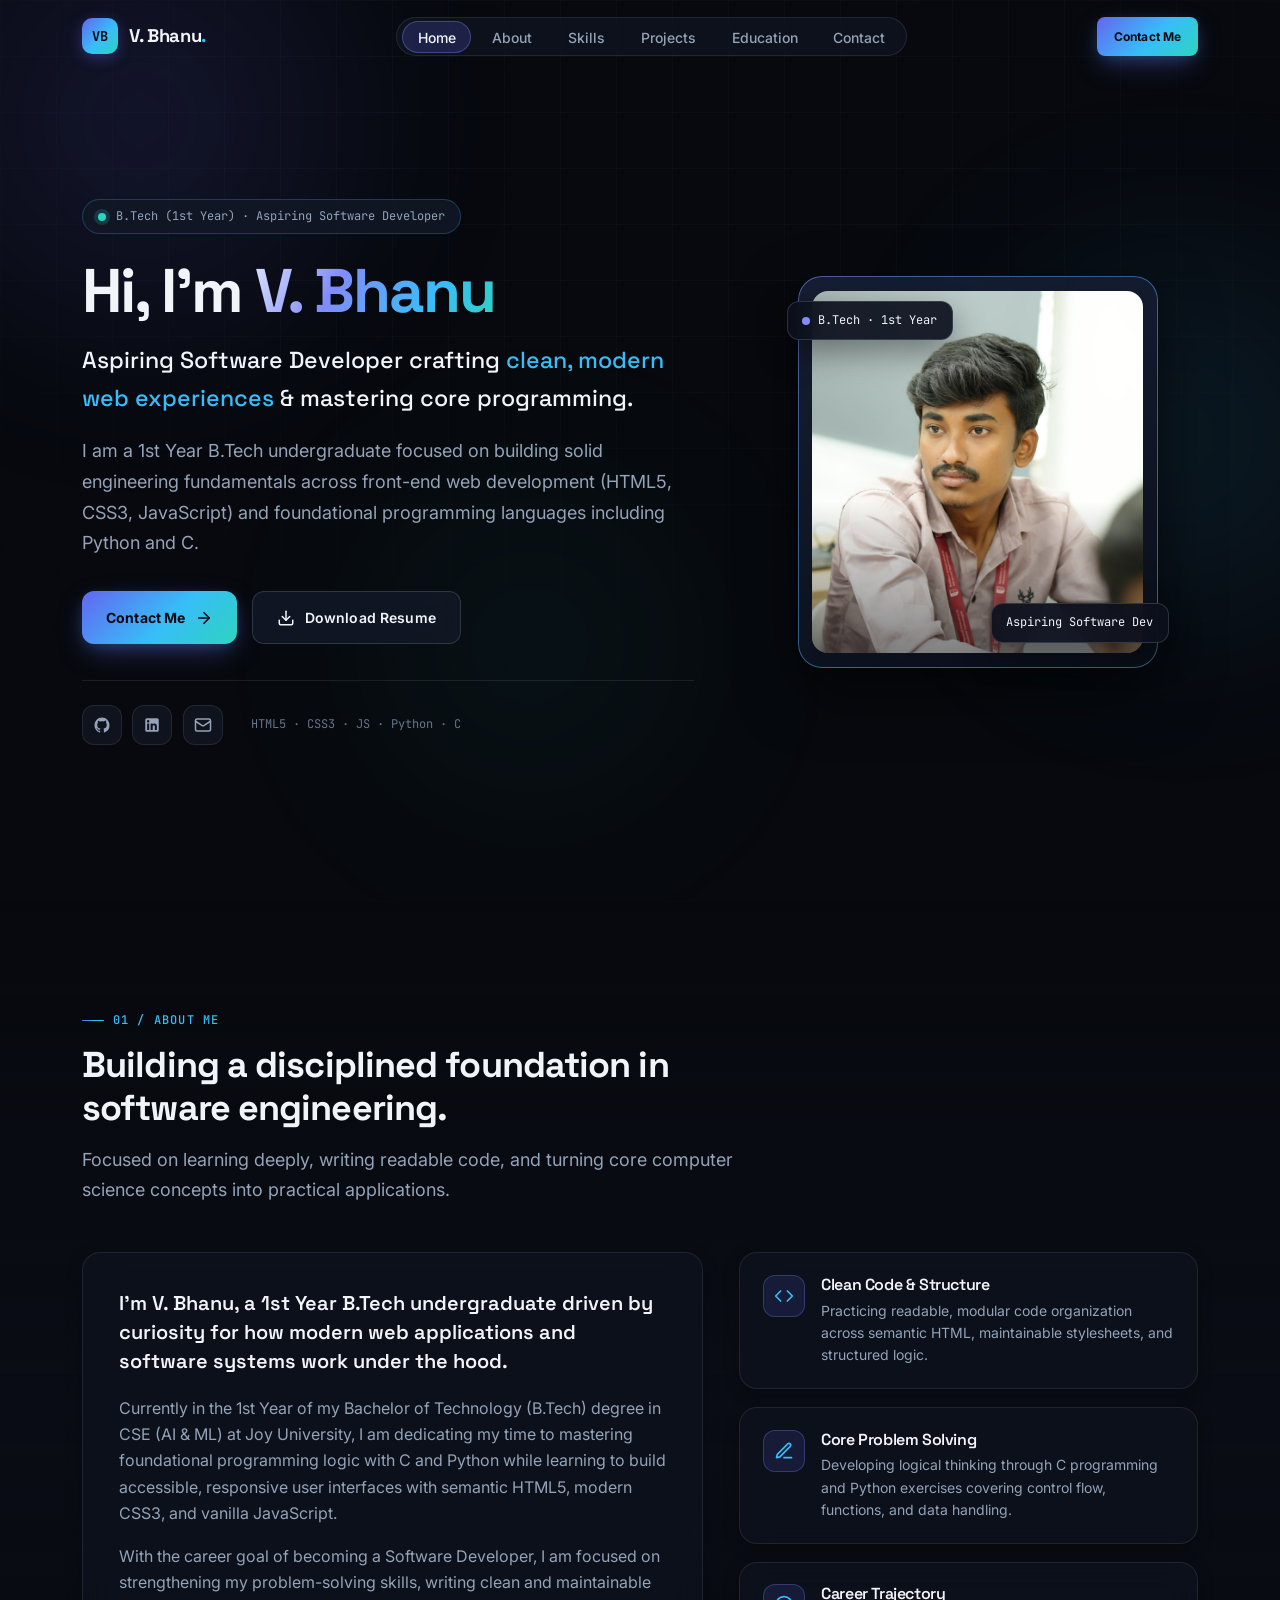
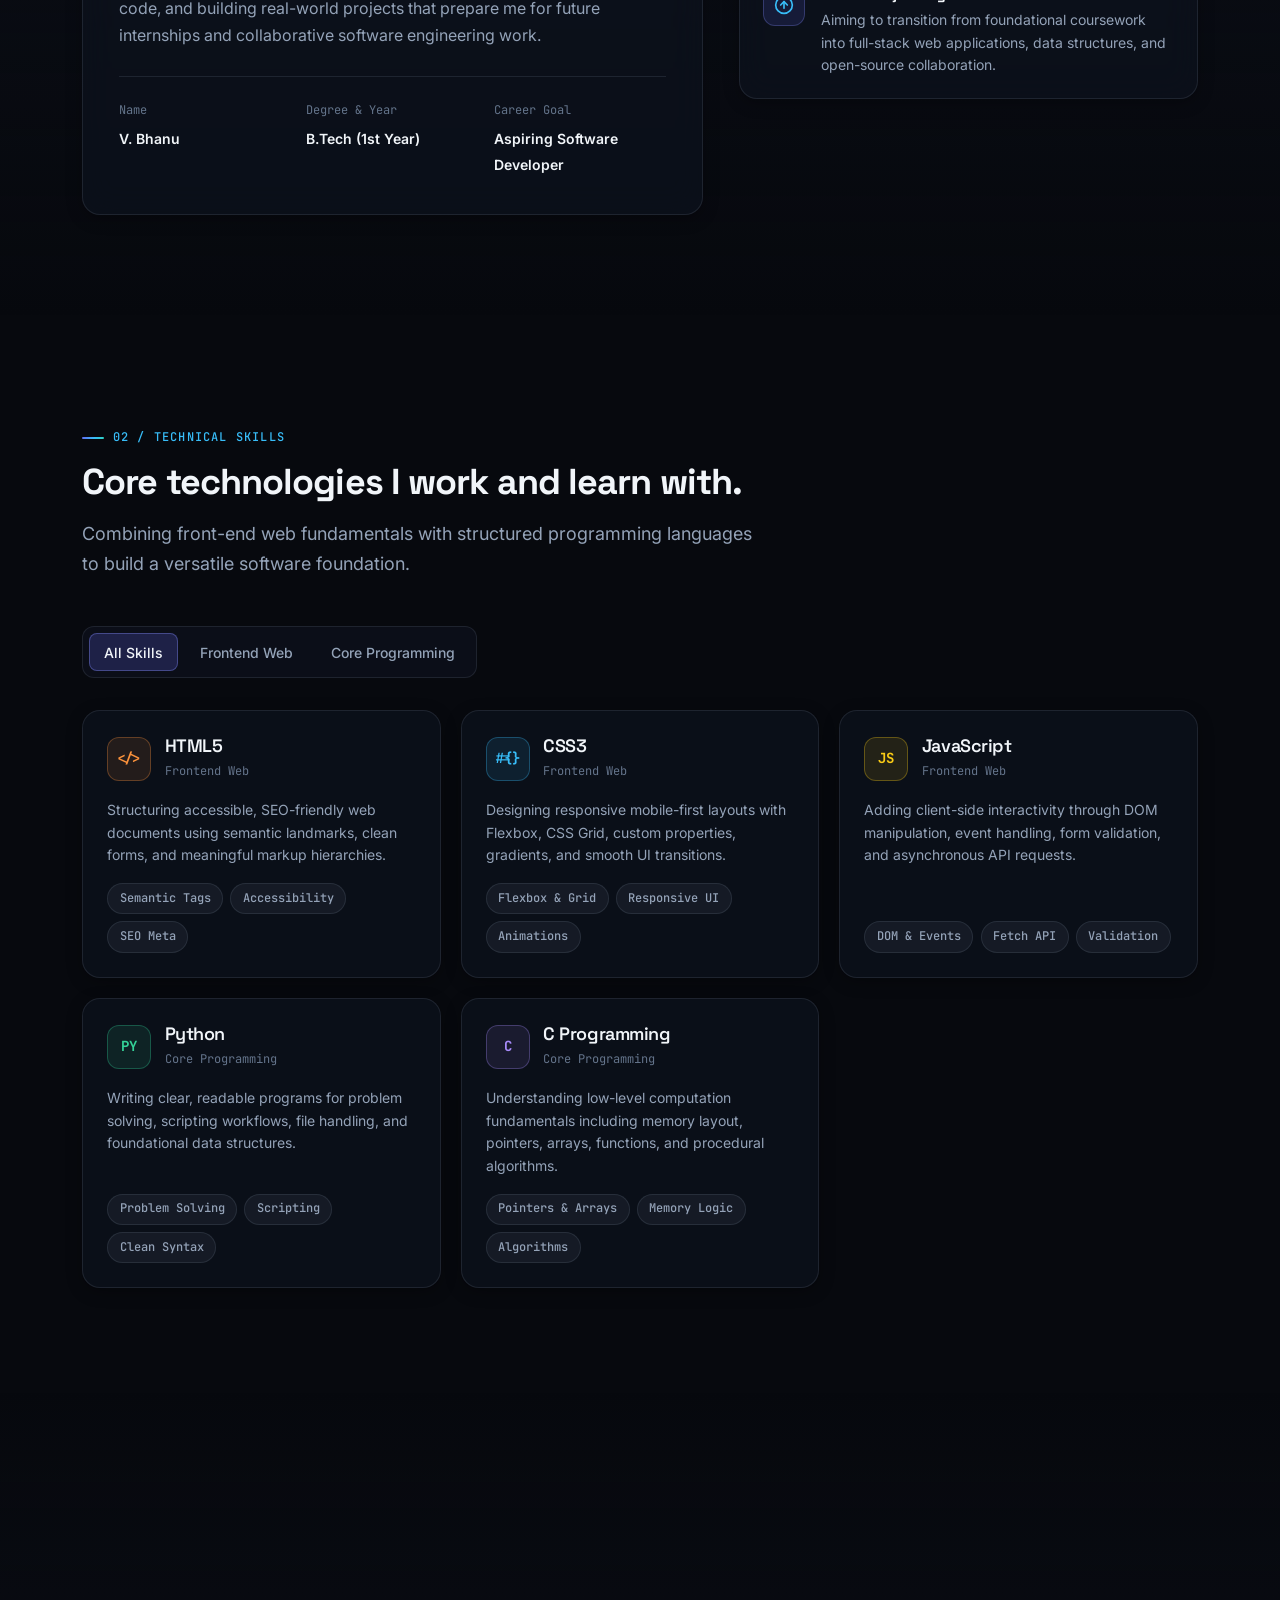
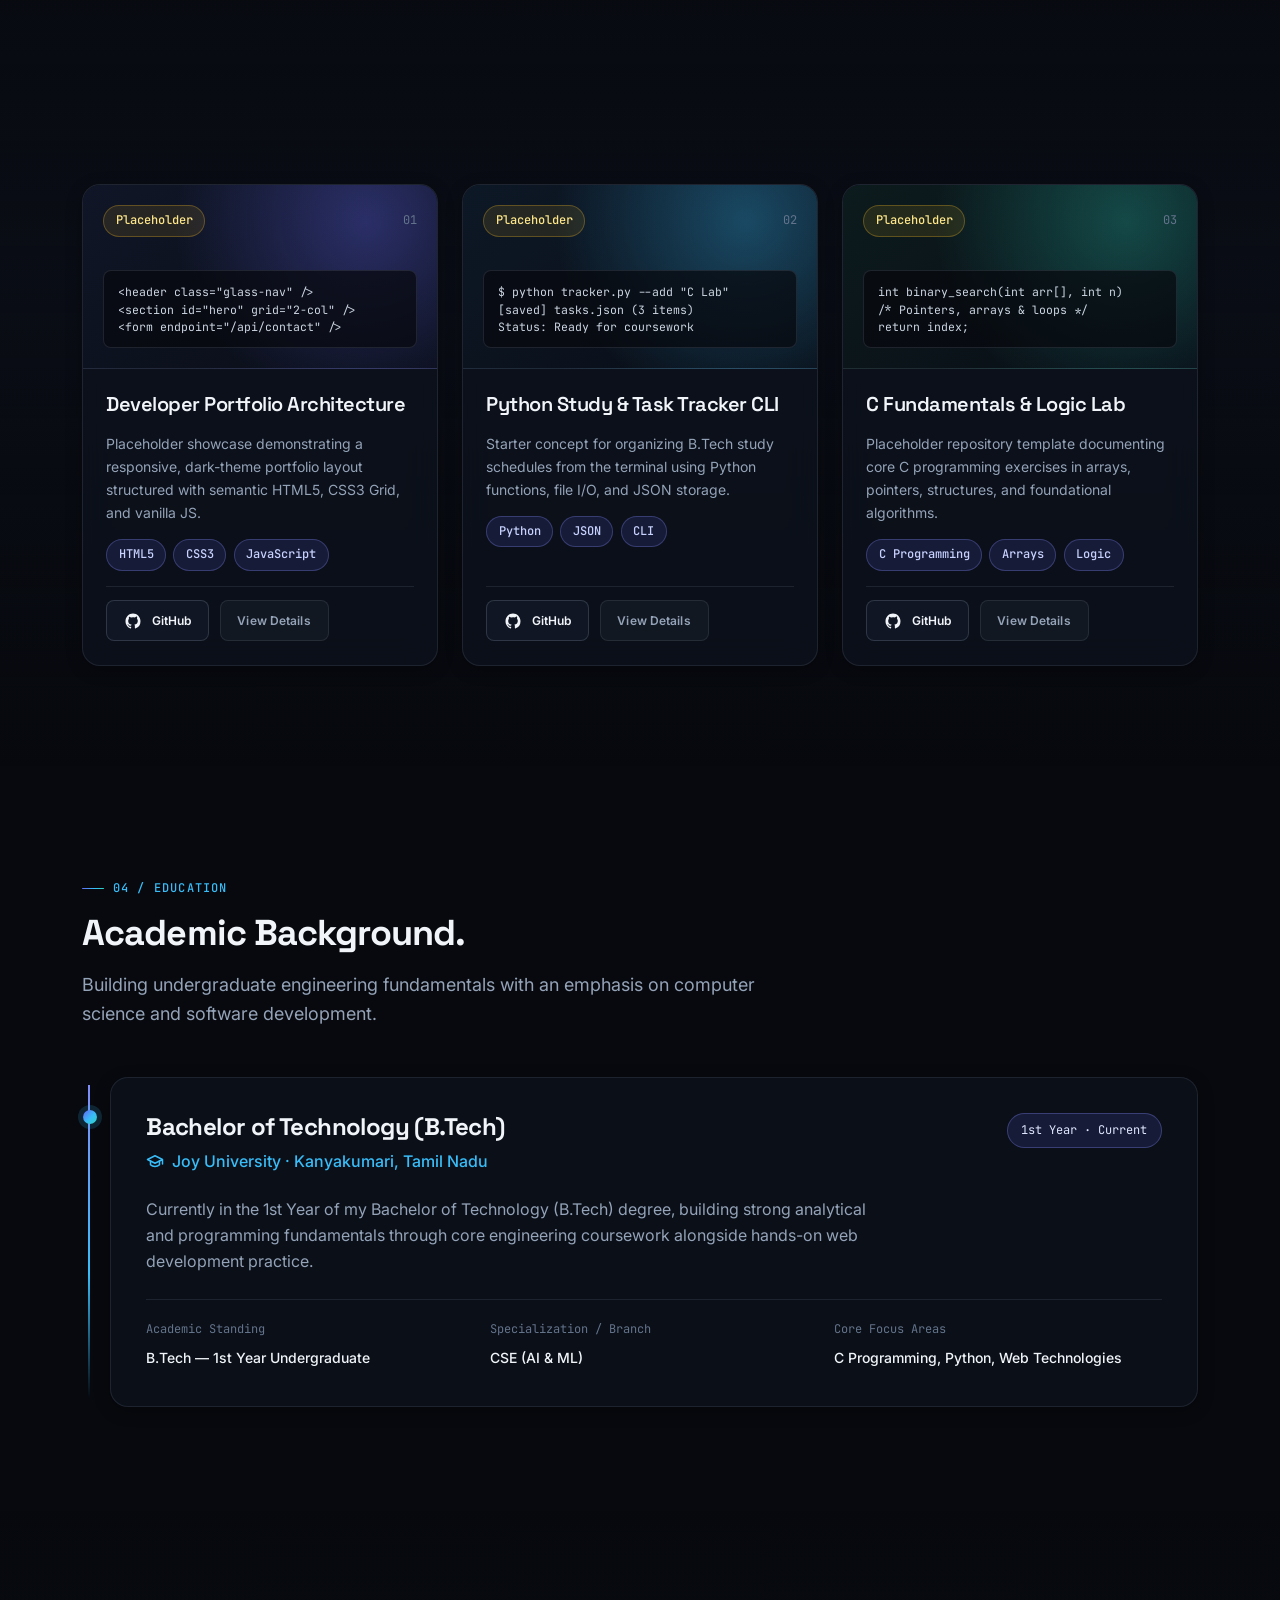
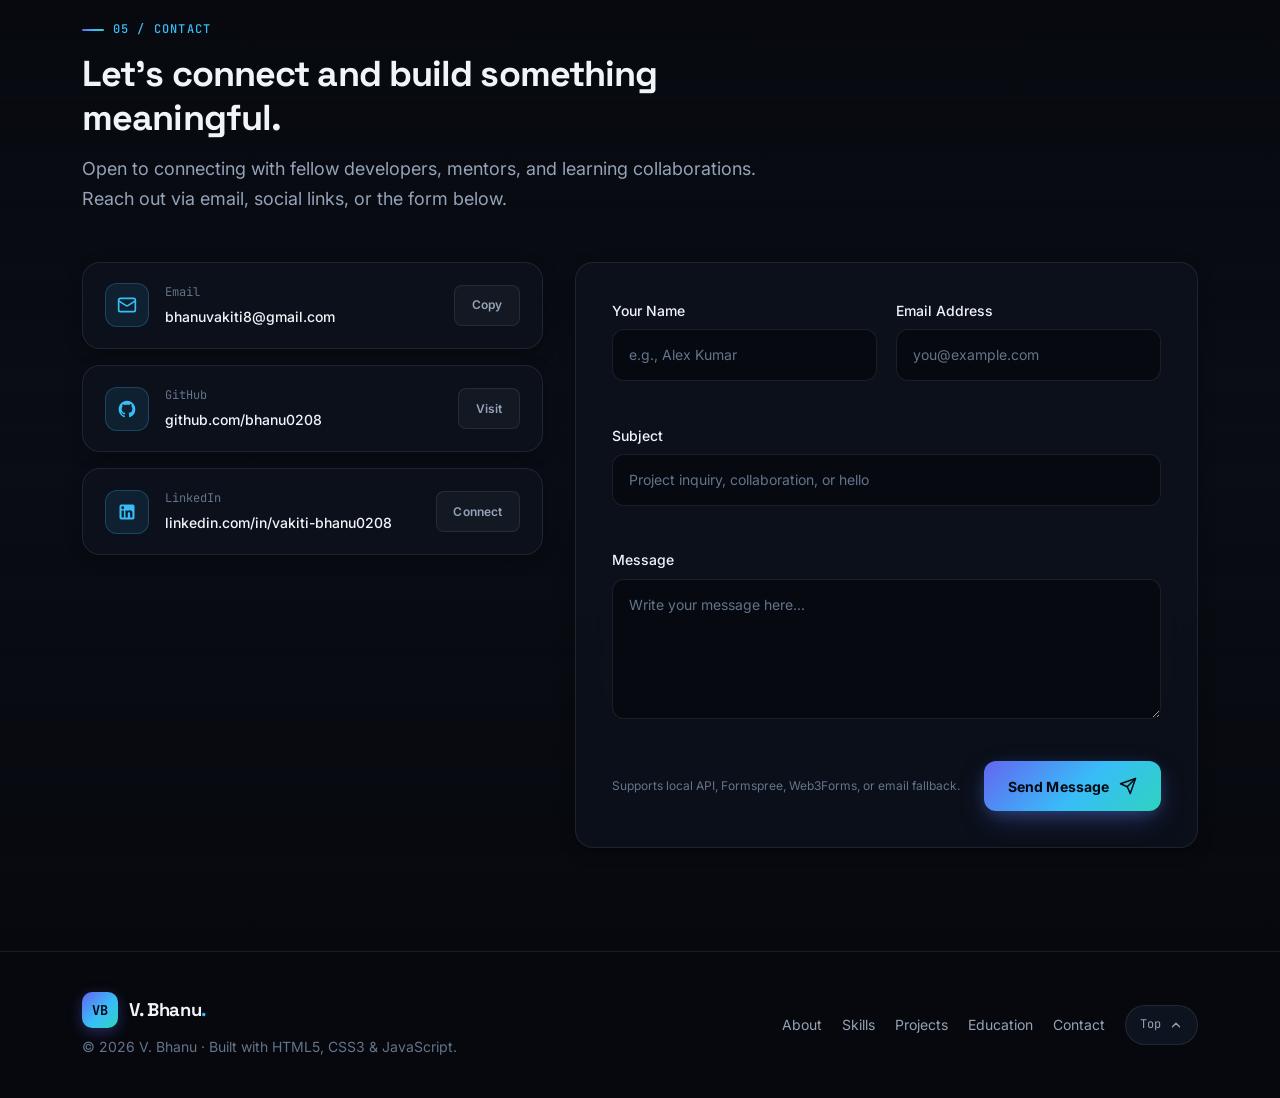
<file: index.html>
<!DOCTYPE html>
<html lang="en">

<head>
  <meta charset="UTF-8" />
  <meta name="viewport" content="width=device-width, initial-scale=1.0" />
  <title>V. Bhanu — Aspiring Software Developer | B.Tech (1st Year) Portfolio</title>

  <!-- Primary SEO Metadata -->
  <meta name="description"
    content="Personal developer portfolio of V. Bhanu, a 1st Year B.Tech student and aspiring software developer focused on HTML5, CSS3, JavaScript, Python, and C programming." />
  <meta name="keywords"
    content="V. Bhanu, B.Tech Student Portfolio, 1st Year B.Tech, Aspiring Software Developer, HTML5, CSS3, JavaScript, Python, C Programming" />
  <meta name="author" content="V. Bhanu" />
  <meta name="robots" content="index, follow" />
  <meta name="theme-color" content="#07090e" />

  <!-- Open Graph / Social Sharing Metadata -->
  <meta property="og:type" content="website" />
  <meta property="og:title" content="V. Bhanu — Aspiring Software Developer" />
  <meta property="og:description"
    content="Portfolio of V. Bhanu — 1st Year B.Tech student exploring web development, Python, and C programming." />
  <meta name="twitter:card" content="summary_large_image" />
  <meta name="twitter:title" content="V. Bhanu — Aspiring Software Developer" />
  <meta name="twitter:description"
    content="1st Year B.Tech student building strong foundations in HTML5, CSS3, JavaScript, Python, and C." />

  <!-- Favicon -->
  <link rel="icon" type="image/svg+xml" href="assets/favicon.svg" />

  <!-- Typography: Space Grotesk, Inter & JetBrains Mono -->
  <link rel="preconnect" href="https://fonts.googleapis.com" />
  <link rel="preconnect" href="https://fonts.gstatic.com" crossorigin />
  <link
    href="https://fonts.googleapis.com/css2?family=Inter:wght@400;500;600;700&family=JetBrains+Mono:wght@400;500;600&family=Space+Grotesk:wght@500;600;700&display=swap"
    rel="stylesheet" />

  <!-- Modular Stylesheets -->
  <link rel="stylesheet" href="css/variables.css" />
  <link rel="stylesheet" href="css/base.css" />
  <link rel="stylesheet" href="css/layout.css" />
  <link rel="stylesheet" href="css/sections.css" />
</head>

<body>
  <a href="#main-content" class="skip-link">Skip to main content</a>

  <!-- Ambient Gradient Background -->
  <div class="bg-canvas" aria-hidden="true">
    <div class="bg-orb bg-orb--indigo"></div>
    <div class="bg-orb bg-orb--cyan"></div>
    <div class="bg-orb bg-orb--teal"></div>
  </div>

  <!-- Top Scroll Progress Bar -->
  <div class="scroll-progress" aria-hidden="true">
    <div id="scroll-progress-bar" class="scroll-progress__bar"></div>
  </div>

  <!-- Sticky Navigation Header -->
  <header id="site-header" class="site-header">
    <div class="container nav-wrapper">
      <a href="#home" class="brand" aria-label="V. Bhanu Home">
        <span class="brand__badge" aria-hidden="true">VB</span>
        <span>V. Bhanu<span class="brand__dot">.</span></span>
      </a>

      <nav aria-label="Primary navigation">
        <ul class="nav-links">
          <li><a href="#home" class="nav-link is-active">Home</a></li>
          <li><a href="#about" class="nav-link">About</a></li>
          <li><a href="#skills" class="nav-link">Skills</a></li>
          <li><a href="#projects" class="nav-link">Projects</a></li>
          <li><a href="#education" class="nav-link">Education</a></li>
          <li><a href="#contact" class="nav-link">Contact</a></li>
        </ul>
      </nav>

      <div class="nav-actions">
        <a href="#contact" class="btn btn--primary btn--sm nav-cta">Contact Me</a>
        <button id="nav-toggle" class="nav-toggle" type="button" aria-label="Open navigation menu" aria-expanded="false"
          aria-controls="mobile-drawer">
          <svg viewBox="0 0 24 24" fill="none" stroke="currentColor" stroke-width="2" stroke-linecap="round">
            <line x1="4" y1="7" x2="20" y2="7" />
            <line x1="4" y1="12" x2="20" y2="12" />
            <line x1="4" y1="17" x2="20" y2="17" />
          </svg>
        </button>
      </div>
    </div>
  </header>

  <!-- Mobile Navigation Drawer -->
  <div id="mobile-drawer" class="mobile-drawer" aria-hidden="true">
    <div id="drawer-backdrop" class="mobile-drawer__backdrop"></div>
    <aside class="mobile-drawer__panel" aria-label="Mobile navigation">
      <div class="mobile-drawer__head">
        <span class="brand">
          <span class="brand__badge" aria-hidden="true">VB</span>
          <span>V. Bhanu</span>
        </span>
        <button id="drawer-close" class="icon-btn" type="button" aria-label="Close navigation menu">
          <svg viewBox="0 0 24 24" fill="none" stroke="currentColor" stroke-width="2" stroke-linecap="round">
            <line x1="6" y1="6" x2="18" y2="18" />
            <line x1="18" y1="6" x2="6" y2="18" />
          </svg>
        </button>
      </div>

      <ul class="mobile-drawer__list">
        <li><a href="#home" class="mobile-drawer__link is-active">Home</a></li>
        <li><a href="#about" class="mobile-drawer__link">About Me</a></li>
        <li><a href="#skills" class="mobile-drawer__link">Skills</a></li>
        <li><a href="#projects" class="mobile-drawer__link">Projects</a></li>
        <li><a href="#education" class="mobile-drawer__link">Education</a></li>
        <li><a href="#contact" class="mobile-drawer__link">Contact</a></li>
      </ul>

      <div class="mobile-drawer__footer">
        <a href="#contact" class="btn btn--primary mobile-drawer__cta">Contact Me</a>
        <a href="assets/V_Bhanu_Resume.html" download="V_Bhanu_Resume.html"
          class="btn btn--secondary mobile-drawer__cta">
          Download Resume
        </a>
      </div>
    </aside>
  </div>

  <!-- Main Content -->
  <main id="main-content">
    <!-- 1. Home / Hero Section -->
    <section id="home" class="hero" aria-labelledby="hero-heading">
      <div class="container hero-grid">
        <div class="hero-content reveal">
          <div class="hero-status">
            <span class="hero-status__dot" aria-hidden="true"></span>
            <span>B.Tech (1st Year) &middot; Aspiring Software Developer</span>
          </div>

          <h1 id="hero-heading" class="hero-title">
            Hi, I'm <span class="text-gradient">V. Bhanu</span>
          </h1>

          <p class="hero-headline">
            Aspiring Software Developer crafting <span>clean, modern web experiences</span> &amp; mastering core
            programming.
          </p>

          <p class="hero-description">
            I am a 1st Year B.Tech undergraduate focused on building solid engineering fundamentals
            across front-end web development (HTML5, CSS3, JavaScript) and foundational programming languages
            including Python and C.
          </p>

          <div class="hero-actions">
            <a href="#contact" class="btn btn--primary">
              <span>Contact Me</span>
              <svg class="icon-arrow-right" viewBox="0 0 24 24" fill="none" stroke="currentColor" stroke-width="2.2"
                stroke-linecap="round" stroke-linejoin="round" aria-hidden="true">
                <line x1="5" y1="12" x2="19" y2="12" />
                <polyline points="12 5 19 12 12 19" />
              </svg>
            </a>

            <a href="assets/V_Bhanu_Resume.html" download="V_Bhanu_Resume.html" class="btn btn--secondary">
              <svg class="icon-download" viewBox="0 0 24 24" fill="none" stroke="currentColor" stroke-width="2"
                stroke-linecap="round" stroke-linejoin="round" aria-hidden="true">
                <path d="M21 15v4a2 2 0 0 1-2 2H5a2 2 0 0 1-2-2v-4" />
                <polyline points="7 10 12 15 17 10" />
                <line x1="12" y1="15" x2="12" y2="3" />
              </svg>
              <span>Download Resume</span>
            </a>
          </div>

          <div class="hero-meta-bar">
            <div class="hero-socials" aria-label="Social links">
              <a href="https://github.com/bhanu0208" target="_blank" rel="noopener noreferrer" class="icon-btn"
                aria-label="GitHub Profile" data-config-github>
                <svg viewBox="0 0 24 24" fill="currentColor" aria-hidden="true">
                  <path
                    d="M12 2C6.48 2 2 6.58 2 12.23c0 4.52 2.87 8.35 6.84 9.7.5.1.68-.22.68-.49 0-.24-.01-.88-.01-1.73-2.78.62-3.37-1.37-3.37-1.37-.45-1.18-1.11-1.49-1.11-1.49-.91-.64.07-.63.07-.63 1 .07 1.53 1.05 1.53 1.05.89 1.56 2.34 1.11 2.91.85.09-.66.35-1.11.63-1.36-2.22-.26-4.56-1.14-4.56-5.07 0-1.12.39-2.04 1.03-2.76-.1-.26-.45-1.31.1-2.73 0 0 .84-.28 2.75 1.05A9.38 9.38 0 0 1 12 6.84c.85 0 1.7.12 2.5.35 1.91-1.33 2.75-1.05 2.75-1.05.55 1.42.2 2.47.1 2.73.64.72 1.03 1.64 1.03 2.76 0 3.94-2.34 4.81-4.57 5.06.36.32.68.94.68 1.9 0 1.37-.01 2.48-.01 2.82 0 .27.18.6.69.49A10.22 10.22 0 0 0 22 12.23C22 6.58 17.52 2 12 2z" />
                </svg>
              </a>

              <a href="https://www.linkedin.com/in/vakiti-bhanu0208" target="_blank" rel="noopener noreferrer"
                class="icon-btn" aria-label="LinkedIn Profile" data-config-linkedin>
                <svg viewBox="0 0 24 24" fill="currentColor" aria-hidden="true">
                  <path
                    d="M19 3a2 2 0 0 1 2 2v14a2 2 0 0 1-2 2H5a2 2 0 0 1-2-2V5a2 2 0 0 1 2-2h14m-.5 15.5v-5.3a3.26 3.26 0 0 0-3.26-3.26c-.85 0-1.84.52-2.28 1.3v-1.11h-2.79v8.37h2.79v-4.93c0-.77.62-1.4 1.39-1.4a1.4 1.4 0 0 1 1.4 1.4v4.93h2.75M6.88 8.56a1.68 1.68 0 0 0 1.68-1.68c0-.93-.75-1.69-1.68-1.69a1.69 1.69 0 0 0-1.69 1.69c0 .93.76 1.68 1.69 1.68m1.39 9.94v-8.37H5.5v8.37h2.77z" />
                </svg>
              </a>

              <a href="mailto:bhanuvakiti8@gmail.com" class="icon-btn" aria-label="Email V. Bhanu"
                data-config-email-href>
                <svg viewBox="0 0 24 24" fill="none" stroke="currentColor" stroke-width="2" stroke-linecap="round"
                  stroke-linejoin="round" aria-hidden="true">
                  <rect x="2" y="4" width="20" height="16" rx="2" />
                  <path d="m22 7-8.97 5.7a1.94 1.94 0 0 1-2.06 0L2 7" />
                </svg>
              </a>
            </div>

            <span class="hero-meta-note">HTML5 &middot; CSS3 &middot; JS &middot; Python &middot; C</span>
          </div>
        </div>

        <div class="hero-visual reveal" style="--reveal-delay: 120ms;">
          <figure class="profile-frame">
            <div class="profile-frame__media">
              <img src="assets/profile.jpg" alt="Portrait of V. Bhanu, 1st Year B.Tech CSE (AI & ML) student"
                class="profile-frame__img" width="420" height="460" />
            </div>

            <figcaption class="profile-chip profile-chip--top">
              <span class="profile-chip__dot" aria-hidden="true"></span>
              <span>B.Tech &middot; 1st Year</span>
            </figcaption>

            <div class="profile-chip profile-chip--bottom" aria-hidden="true">
              <span>Aspiring Software Dev</span>
            </div>
          </figure>
        </div>
      </div>
    </section>

    <!-- 2. About Me Section -->
    <section id="about" class="section section--tinted" aria-labelledby="about-heading">
      <div class="container">
        <div class="section-header reveal">
          <span class="section-eyebrow">01 / About Me</span>
          <h2 id="about-heading" class="section-title">Building a disciplined foundation in software engineering.</h2>
          <p class="section-subtitle">
            Focused on learning deeply, writing readable code, and turning core computer science concepts into practical
            applications.
          </p>
        </div>

        <div class="about-grid">
          <article class="card about-story reveal">
            <p class="about-story__lead">
              I'm V. Bhanu, a 1st Year B.Tech undergraduate driven by curiosity for how modern web applications and
              software systems work under the hood.
            </p>
            <p>
              Currently in the 1st Year of my Bachelor of Technology (B.Tech) degree in CSE (AI &amp; ML) at Joy
              University, I am dedicating my time to mastering
              foundational programming logic with C and Python while learning to build accessible, responsive user
              interfaces
              with semantic HTML5, modern CSS3, and vanilla JavaScript.
            </p>
            <p>
              With the career goal of becoming a Software Developer, I am focused on strengthening my problem-solving
              skills,
              writing clean and maintainable code, and building real-world projects that prepare me for future
              internships
              and collaborative software engineering work.
            </p>

            <div class="about-facts">
              <div>
                <span class="about-fact__label">Name</span>
                <span class="about-fact__value">V. Bhanu</span>
              </div>
              <div>
                <span class="about-fact__label">Degree &amp; Year</span>
                <span class="about-fact__value">B.Tech (1st Year)</span>
              </div>
              <div>
                <span class="about-fact__label">Career Goal</span>
                <span class="about-fact__value">Aspiring Software Developer</span>
              </div>
            </div>
          </article>

          <div class="about-pillars">
            <article class="card card--interactive pillar-card reveal" style="--reveal-delay: 80ms;">
              <div class="pillar-card__icon" aria-hidden="true">
                <svg viewBox="0 0 24 24" fill="none" stroke="currentColor" stroke-width="2" stroke-linecap="round"
                  stroke-linejoin="round">
                  <polyline points="16 18 22 12 16 6" />
                  <polyline points="8 6 2 12 8 18" />
                </svg>
              </div>
              <div>
                <h3 class="pillar-card__title">Clean Code &amp; Structure</h3>
                <p class="pillar-card__text">
                  Practicing readable, modular code organization across semantic HTML, maintainable stylesheets, and
                  structured logic.
                </p>
              </div>
            </article>

            <article class="card card--interactive pillar-card reveal" style="--reveal-delay: 140ms;">
              <div class="pillar-card__icon" aria-hidden="true">
                <svg viewBox="0 0 24 24" fill="none" stroke="currentColor" stroke-width="2" stroke-linecap="round"
                  stroke-linejoin="round">
                  <path d="M12 20h9" />
                  <path d="M16.5 3.5a2.12 2.12 0 0 1 3 3L7 19l-4 1 1-4Z" />
                </svg>
              </div>
              <div>
                <h3 class="pillar-card__title">Core Problem Solving</h3>
                <p class="pillar-card__text">
                  Developing logical thinking through C programming and Python exercises covering control flow,
                  functions, and data handling.
                </p>
              </div>
            </article>

            <article class="card card--interactive pillar-card reveal" style="--reveal-delay: 200ms;">
              <div class="pillar-card__icon" aria-hidden="true">
                <svg viewBox="0 0 24 24" fill="none" stroke="currentColor" stroke-width="2" stroke-linecap="round"
                  stroke-linejoin="round">
                  <circle cx="12" cy="12" r="10" />
                  <path d="m16 12-4-4-4 4" />
                  <path d="M12 16V8" />
                </svg>
              </div>
              <div>
                <h3 class="pillar-card__title">Career Trajectory</h3>
                <p class="pillar-card__text">
                  Aiming to transition from foundational coursework into full-stack web applications, data structures,
                  and open-source collaboration.
                </p>
              </div>
            </article>
          </div>
        </div>
      </div>
    </section>

    <!-- 3. Skills Section -->
    <section id="skills" class="section" aria-labelledby="skills-heading">
      <div class="container">
        <div class="section-header reveal">
          <span class="section-eyebrow">02 / Technical Skills</span>
          <h2 id="skills-heading" class="section-title">Core technologies I work and learn with.</h2>
          <p class="section-subtitle">
            Combining front-end web fundamentals with structured programming languages to build a versatile software
            foundation.
          </p>
        </div>

        <div class="skills-toolbar reveal">
          <div class="filter-group" role="group" aria-label="Filter skills by category">
            <button type="button" class="filter-btn is-active" data-filter="all" aria-pressed="true">All Skills</button>
            <button type="button" class="filter-btn" data-filter="frontend" aria-pressed="false">Frontend Web</button>
            <button type="button" class="filter-btn" data-filter="programming" aria-pressed="false">Core
              Programming</button>
          </div>
        </div>

        <div class="skills-grid">
          <article class="card card--interactive skill-card reveal" data-category="frontend">
            <div class="skill-card__head">
              <div class="skill-card__identity">
                <div class="skill-icon skill-icon--html" aria-hidden="true">&lt;/&gt;</div>
                <div>
                  <h3 class="skill-card__name">HTML5</h3>
                  <span class="skill-card__category">Frontend Web</span>
                </div>
              </div>
            </div>
            <p class="skill-card__desc">
              Structuring accessible, SEO-friendly web documents using semantic landmarks, clean forms, and meaningful
              markup hierarchies.
            </p>
            <div class="skill-tags">
              <span class="pill">Semantic Tags</span>
              <span class="pill">Accessibility</span>
              <span class="pill">SEO Meta</span>
            </div>
          </article>

          <article class="card card--interactive skill-card reveal" data-category="frontend"
            style="--reveal-delay: 60ms;">
            <div class="skill-card__head">
              <div class="skill-card__identity">
                <div class="skill-icon skill-icon--css" aria-hidden="true">#{}</div>
                <div>
                  <h3 class="skill-card__name">CSS3</h3>
                  <span class="skill-card__category">Frontend Web</span>
                </div>
              </div>
            </div>
            <p class="skill-card__desc">
              Designing responsive mobile-first layouts with Flexbox, CSS Grid, custom properties, gradients, and smooth
              UI transitions.
            </p>
            <div class="skill-tags">
              <span class="pill">Flexbox &amp; Grid</span>
              <span class="pill">Responsive UI</span>
              <span class="pill">Animations</span>
            </div>
          </article>

          <article class="card card--interactive skill-card reveal" data-category="frontend"
            style="--reveal-delay: 120ms;">
            <div class="skill-card__head">
              <div class="skill-card__identity">
                <div class="skill-icon skill-icon--js" aria-hidden="true">JS</div>
                <div>
                  <h3 class="skill-card__name">JavaScript</h3>
                  <span class="skill-card__category">Frontend Web</span>
                </div>
              </div>
            </div>
            <p class="skill-card__desc">
              Adding client-side interactivity through DOM manipulation, event handling, form validation, and
              asynchronous API requests.
            </p>
            <div class="skill-tags">
              <span class="pill">DOM &amp; Events</span>
              <span class="pill">Fetch API</span>
              <span class="pill">Validation</span>
            </div>
          </article>

          <article class="card card--interactive skill-card reveal" data-category="programming"
            style="--reveal-delay: 180ms;">
            <div class="skill-card__head">
              <div class="skill-card__identity">
                <div class="skill-icon skill-icon--python" aria-hidden="true">PY</div>
                <div>
                  <h3 class="skill-card__name">Python</h3>
                  <span class="skill-card__category">Core Programming</span>
                </div>
              </div>
            </div>
            <p class="skill-card__desc">
              Writing clear, readable programs for problem solving, scripting workflows, file handling, and foundational
              data structures.
            </p>
            <div class="skill-tags">
              <span class="pill">Problem Solving</span>
              <span class="pill">Scripting</span>
              <span class="pill">Clean Syntax</span>
            </div>
          </article>

          <article class="card card--interactive skill-card reveal" data-category="programming"
            style="--reveal-delay: 240ms;">
            <div class="skill-card__head">
              <div class="skill-card__identity">
                <div class="skill-icon skill-icon--c" aria-hidden="true">C</div>
                <div>
                  <h3 class="skill-card__name">C Programming</h3>
                  <span class="skill-card__category">Core Programming</span>
                </div>
              </div>
            </div>
            <p class="skill-card__desc">
              Understanding low-level computation fundamentals including memory layout, pointers, arrays, functions, and
              procedural algorithms.
            </p>
            <div class="skill-tags">
              <span class="pill">Pointers &amp; Arrays</span>
              <span class="pill">Memory Logic</span>
              <span class="pill">Algorithms</span>
            </div>
          </article>
        </div>
      </div>
    </section>

    <!-- 4. Projects Section -->
    <section id="projects" class="section section--tinted" aria-labelledby="projects-heading">
      <div class="container">
        <div class="section-header reveal">
          <span class="section-eyebrow">03 / Projects</span>
          <h2 id="projects-heading" class="section-title">Featured Starter &amp; Placeholder Projects.</h2>
          <p class="section-subtitle">
            A structured project showcase ready to be updated with my upcoming academic and personal builds.
          </p>
        </div>

        <div class="projects-notice reveal" role="note">
          <svg viewBox="0 0 24 24" fill="none" stroke="currentColor" stroke-width="2" stroke-linecap="round"
            stroke-linejoin="round" aria-hidden="true">
            <circle cx="12" cy="12" r="10" />
            <line x1="12" y1="16" x2="12" y2="12" />
            <line x1="12" y1="8" x2="12.01" y2="8" />
          </svg>
          <span>
            <strong>Placeholder Showcase:</strong> These sample project cards serve as templates until I publish my
            personal repositories.
          </span>
        </div>

        <div class="projects-grid">
          <!-- Project Card 1 -->
          <article class="card card--interactive project-card reveal">
            <div class="project-card__preview project-card__preview--indigo">
              <div class="project-card__top-row">
                <span class="pill pill--placeholder">Placeholder</span>
                <span class="project-card__index">01</span>
              </div>
              <div class="project-wireframe" aria-hidden="true">
                <div>&lt;header class="glass-nav" /&gt;</div>
                <div>&lt;section id="hero" grid="2-col" /&gt;</div>
                <div>&lt;form endpoint="/api/contact" /&gt;</div>
              </div>
            </div>

            <div class="project-card__body">
              <h3 class="project-card__title">Developer Portfolio Architecture</h3>
              <p class="project-card__desc">
                Placeholder showcase demonstrating a responsive, dark-theme portfolio layout structured with semantic
                HTML5, CSS3 Grid, and vanilla JS.
              </p>
              <div class="project-card__stack">
                <span class="pill pill--accent">HTML5</span>
                <span class="pill pill--accent">CSS3</span>
                <span class="pill pill--accent">JavaScript</span>
              </div>
              <div class="project-card__actions">
                <a href="https://github.com/bhanu0208" target="_blank" rel="noopener noreferrer"
                  class="btn btn--secondary btn--sm" data-project-github="responsive-portfolio">
                  <svg viewBox="0 0 24 24" fill="currentColor" aria-hidden="true">
                    <path
                      d="M12 2C6.48 2 2 6.58 2 12.23c0 4.52 2.87 8.35 6.84 9.7.5.1.68-.22.68-.49 0-.24-.01-.88-.01-1.73-2.78.62-3.37-1.37-3.37-1.37-.45-1.18-1.11-1.49-1.11-1.49-.91-.64.07-.63.07-.63 1 .07 1.53 1.05 1.53 1.05.89 1.56 2.34 1.11 2.91.85.09-.66.35-1.11.63-1.36-2.22-.26-4.56-1.14-4.56-5.07 0-1.12.39-2.04 1.03-2.76-.1-.26-.45-1.31.1-2.73 0 0 .84-.28 2.75 1.05A9.38 9.38 0 0 1 12 6.84c.85 0 1.7.12 2.5.35 1.91-1.33 2.75-1.05 2.75-1.05.55 1.42.2 2.47.1 2.73.64.72 1.03 1.64 1.03 2.76 0 3.94-2.34 4.81-4.57 5.06.36.32.68.94.68 1.9 0 1.37-.01 2.48-.01 2.82 0 .27.18.6.69.49A10.22 10.22 0 0 0 22 12.23C22 6.58 17.52 2 12 2z" />
                  </svg>
                  <span>GitHub</span>
                </a>
                <button type="button" class="btn btn--ghost btn--sm" data-project-id="responsive-portfolio">
                  View Details
                </button>
              </div>
            </div>
          </article>

          <!-- Project Card 2 -->
          <article class="card card--interactive project-card reveal" style="--reveal-delay: 90ms;">
            <div class="project-card__preview project-card__preview--cyan">
              <div class="project-card__top-row">
                <span class="pill pill--placeholder">Placeholder</span>
                <span class="project-card__index">02</span>
              </div>
              <div class="project-wireframe" aria-hidden="true">
                <div>$ python tracker.py --add "C Lab"</div>
                <div>[saved] tasks.json (3 items)</div>
                <div>Status: Ready for coursework</div>
              </div>
            </div>

            <div class="project-card__body">
              <h3 class="project-card__title">Python Study &amp; Task Tracker CLI</h3>
              <p class="project-card__desc">
                Starter concept for organizing B.Tech study schedules from the terminal using Python functions, file
                I/O, and JSON storage.
              </p>
              <div class="project-card__stack">
                <span class="pill pill--accent">Python</span>
                <span class="pill pill--accent">JSON</span>
                <span class="pill pill--accent">CLI</span>
              </div>
              <div class="project-card__actions">
                <a href="https://github.com/bhanu0208" target="_blank" rel="noopener noreferrer"
                  class="btn btn--secondary btn--sm" data-project-github="python-cli-tracker">
                  <svg viewBox="0 0 24 24" fill="currentColor" aria-hidden="true">
                    <path
                      d="M12 2C6.48 2 2 6.58 2 12.23c0 4.52 2.87 8.35 6.84 9.7.5.1.68-.22.68-.49 0-.24-.01-.88-.01-1.73-2.78.62-3.37-1.37-3.37-1.37-.45-1.18-1.11-1.49-1.11-1.49-.91-.64.07-.63.07-.63 1 .07 1.53 1.05 1.53 1.05.89 1.56 2.34 1.11 2.91.85.09-.66.35-1.11.63-1.36-2.22-.26-4.56-1.14-4.56-5.07 0-1.12.39-2.04 1.03-2.76-.1-.26-.45-1.31.1-2.73 0 0 .84-.28 2.75 1.05A9.38 9.38 0 0 1 12 6.84c.85 0 1.7.12 2.5.35 1.91-1.33 2.75-1.05 2.75-1.05.55 1.42.2 2.47.1 2.73.64.72 1.03 1.64 1.03 2.76 0 3.94-2.34 4.81-4.57 5.06.36.32.68.94.68 1.9 0 1.37-.01 2.48-.01 2.82 0 .27.18.6.69.49A10.22 10.22 0 0 0 22 12.23C22 6.58 17.52 2 12 2z" />
                  </svg>
                  <span>GitHub</span>
                </a>
                <button type="button" class="btn btn--ghost btn--sm" data-project-id="python-cli-tracker">
                  View Details
                </button>
              </div>
            </div>
          </article>

          <!-- Project Card 3 -->
          <article class="card card--interactive project-card reveal" style="--reveal-delay: 180ms;">
            <div class="project-card__preview project-card__preview--teal">
              <div class="project-card__top-row">
                <span class="pill pill--placeholder">Placeholder</span>
                <span class="project-card__index">03</span>
              </div>
              <div class="project-wireframe" aria-hidden="true">
                <div>int binary_search(int arr[], int n)</div>
                <div>/* Pointers, arrays &amp; loops */</div>
                <div>return index;</div>
              </div>
            </div>

            <div class="project-card__body">
              <h3 class="project-card__title">C Fundamentals &amp; Logic Lab</h3>
              <p class="project-card__desc">
                Placeholder repository template documenting core C programming exercises in arrays, pointers,
                structures, and foundational algorithms.
              </p>
              <div class="project-card__stack">
                <span class="pill pill--accent">C Programming</span>
                <span class="pill pill--accent">Arrays</span>
                <span class="pill pill--accent">Logic</span>
              </div>
              <div class="project-card__actions">
                <a href="https://github.com/bhanu0208" target="_blank" rel="noopener noreferrer"
                  class="btn btn--secondary btn--sm" data-project-github="c-algorithms-lab">
                  <svg viewBox="0 0 24 24" fill="currentColor" aria-hidden="true">
                    <path
                      d="M12 2C6.48 2 2 6.58 2 12.23c0 4.52 2.87 8.35 6.84 9.7.5.1.68-.22.68-.49 0-.24-.01-.88-.01-1.73-2.78.62-3.37-1.37-3.37-1.37-.45-1.18-1.11-1.49-1.11-1.49-.91-.64.07-.63.07-.63 1 .07 1.53 1.05 1.53 1.05.89 1.56 2.34 1.11 2.91.85.09-.66.35-1.11.63-1.36-2.22-.26-4.56-1.14-4.56-5.07 0-1.12.39-2.04 1.03-2.76-.1-.26-.45-1.31.1-2.73 0 0 .84-.28 2.75 1.05A9.38 9.38 0 0 1 12 6.84c.85 0 1.7.12 2.5.35 1.91-1.33 2.75-1.05 2.75-1.05.55 1.42.2 2.47.1 2.73.64.72 1.03 1.64 1.03 2.76 0 3.94-2.34 4.81-4.57 5.06.36.32.68.94.68 1.9 0 1.37-.01 2.48-.01 2.82 0 .27.18.6.69.49A10.22 10.22 0 0 0 22 12.23C22 6.58 17.52 2 12 2z" />
                  </svg>
                  <span>GitHub</span>
                </a>
                <button type="button" class="btn btn--ghost btn--sm" data-project-id="c-algorithms-lab">
                  View Details
                </button>
              </div>
            </div>
          </article>
        </div>
      </div>
    </section>

    <!-- 5. Education Section -->
    <section id="education" class="section" aria-labelledby="education-heading">
      <div class="container">
        <div class="section-header reveal">
          <span class="section-eyebrow">04 / Education</span>
          <h2 id="education-heading" class="section-title">Academic Background.</h2>
          <p class="section-subtitle">
            Building undergraduate engineering fundamentals with an emphasis on computer science and software
            development.
          </p>
        </div>

        <div class="education-timeline">
          <article class="card education-card reveal">
            <div class="education-card__header">
              <div>
                <h3 class="education-card__degree" data-config-degree>Bachelor of Technology (B.Tech)</h3>
                <p class="education-card__institution">
                  <svg width="18" height="18" viewBox="0 0 24 24" fill="none" stroke="currentColor" stroke-width="2"
                    stroke-linecap="round" stroke-linejoin="round" aria-hidden="true">
                    <path d="M22 10v6M2 10l10-5 10 5-10 5z" />
                    <path d="M6 12v5c3 3 9 3 12 0v-5" />
                  </svg>
                  <span>
                    <span data-config-institution>Joy University</span> &middot; <span data-config-location>Kanyakumari,
                      Tamil Nadu</span>
                  </span>
                </p>
              </div>
              <span class="education-card__period" data-config-period>1st Year &middot; Current</span>
            </div>

            <p class="education-card__summary">
              Currently in the 1st Year of my Bachelor of Technology (B.Tech) degree, building strong analytical and
              programming fundamentals through core engineering coursework alongside hands-on web development practice.
            </p>

            <div class="education-details">
              <div>
                <span class="education-detail-item__label">Academic Standing</span>
                <span class="education-detail-item__value">B.Tech &mdash; 1st Year Undergraduate</span>
              </div>
              <div>
                <span class="education-detail-item__label">Specialization / Branch</span>
                <span class="education-detail-item__value" data-config-branch>CSE (AI &amp; ML)</span>
              </div>
              <div>
                <span class="education-detail-item__label">Core Focus Areas</span>
                <span class="education-detail-item__value">C Programming, Python, Web Technologies</span>
              </div>
            </div>
          </article>
        </div>
      </div>
    </section>

    <!-- 6. Contact Section -->
    <section id="contact" class="section section--tinted" aria-labelledby="contact-heading">
      <div class="container">
        <div class="section-header reveal">
          <span class="section-eyebrow">05 / Contact</span>
          <h2 id="contact-heading" class="section-title">Let's connect and build something meaningful.</h2>
          <p class="section-subtitle">
            Open to connecting with fellow developers, mentors, and learning collaborations. Reach out via email, social
            links, or the form below.
          </p>
        </div>

        <div class="contact-grid">
          <div class="contact-channels">
            <!-- Email Card -->
            <div class="card card--interactive contact-card reveal">
              <div class="contact-card__main">
                <div class="contact-card__icon" aria-hidden="true">
                  <svg viewBox="0 0 24 24" fill="none" stroke="currentColor" stroke-width="2" stroke-linecap="round"
                    stroke-linejoin="round">
                    <rect x="2" y="4" width="20" height="16" rx="2" />
                    <path d="m22 7-8.97 5.7a1.94 1.94 0 0 1-2.06 0L2 7" />
                  </svg>
                </div>
                <div style="min-width: 0;">
                  <span class="contact-card__label">Email</span>
                  <a href="mailto:bhanuvakiti8@gmail.com" class="contact-card__value" data-config-email>
                    bhanuvakiti8@gmail.com
                  </a>
                </div>
              </div>
              <button type="button" class="btn btn--ghost btn--sm" data-copy-email="bhanuvakiti8@gmail.com"
                aria-label="Copy email address">
                Copy
              </button>
            </div>

            <!-- GitHub Card -->
            <div class="card card--interactive contact-card reveal" style="--reveal-delay: 80ms;">
              <div class="contact-card__main">
                <div class="contact-card__icon" aria-hidden="true">
                  <svg viewBox="0 0 24 24" fill="currentColor">
                    <path
                      d="M12 2C6.48 2 2 6.58 2 12.23c0 4.52 2.87 8.35 6.84 9.7.5.1.68-.22.68-.49 0-.24-.01-.88-.01-1.73-2.78.62-3.37-1.37-3.37-1.37-.45-1.18-1.11-1.49-1.11-1.49-.91-.64.07-.63.07-.63 1 .07 1.53 1.05 1.53 1.05.89 1.56 2.34 1.11 2.91.85.09-.66.35-1.11.63-1.36-2.22-.26-4.56-1.14-4.56-5.07 0-1.12.39-2.04 1.03-2.76-.1-.26-.45-1.31.1-2.73 0 0 .84-.28 2.75 1.05A9.38 9.38 0 0 1 12 6.84c.85 0 1.7.12 2.5.35 1.91-1.33 2.75-1.05 2.75-1.05.55 1.42.2 2.47.1 2.73.64.72 1.03 1.64 1.03 2.76 0 3.94-2.34 4.81-4.57 5.06.36.32.68.94.68 1.9 0 1.37-.01 2.48-.01 2.82 0 .27.18.6.69.49A10.22 10.22 0 0 0 22 12.23C22 6.58 17.52 2 12 2z" />
                  </svg>
                </div>
                <div style="min-width: 0;">
                  <span class="contact-card__label">GitHub</span>
                  <span class="contact-card__value" data-config-github-text>github.com/bhanu0208</span>
                </div>
              </div>
              <a href="https://github.com/bhanu0208" target="_blank" rel="noopener noreferrer"
                class="btn btn--ghost btn--sm" data-config-github>
                Visit
              </a>
            </div>

            <!-- LinkedIn Card -->
            <div class="card card--interactive contact-card reveal" style="--reveal-delay: 140ms;">
              <div class="contact-card__main">
                <div class="contact-card__icon" aria-hidden="true">
                  <svg viewBox="0 0 24 24" fill="currentColor">
                    <path
                      d="M19 3a2 2 0 0 1 2 2v14a2 2 0 0 1-2 2H5a2 2 0 0 1-2-2V5a2 2 0 0 1 2-2h14m-.5 15.5v-5.3a3.26 3.26 0 0 0-3.26-3.26c-.85 0-1.84.52-2.28 1.3v-1.11h-2.79v8.37h2.79v-4.93c0-.77.62-1.4 1.39-1.4a1.4 1.4 0 0 1 1.4 1.4v4.93h2.75M6.88 8.56a1.68 1.68 0 0 0 1.68-1.68c0-.93-.75-1.69-1.68-1.69a1.69 1.69 0 0 0-1.69 1.69c0 .93.76 1.68 1.69 1.68m1.39 9.94v-8.37H5.5v8.37h2.77z" />
                  </svg>
                </div>
                <div style="min-width: 0;">
                  <span class="contact-card__label">LinkedIn</span>
                  <span class="contact-card__value" data-config-linkedin-text>linkedin.com/in/vakiti-bhanu0208</span>
                </div>
              </div>
              <a href="https://www.linkedin.com/in/vakiti-bhanu0208" target="_blank" rel="noopener noreferrer"
                class="btn btn--ghost btn--sm" data-config-linkedin>
                Connect
              </a>
            </div>
          </div>

          <!-- Contact Form -->
          <div class="card contact-form-card reveal" style="--reveal-delay: 100ms;">
            <form id="contact-form" class="contact-form" novalidate>
              <!-- Honeypot field for spam protection -->
              <div class="form-honeypot" aria-hidden="true">
                <label for="contact-website">Website</label>
                <input type="text" id="contact-website" name="website" tabindex="-1" autocomplete="off" />
              </div>

              <div class="form-row">
                <div class="form-field">
                  <label for="contact-name" class="form-label">Your Name</label>
                  <input id="contact-name" name="name" type="text" class="form-input" placeholder="e.g., Alex Kumar"
                    autocomplete="name" required />
                  <span id="error-name" class="form-error" aria-live="polite"></span>
                </div>

                <div class="form-field">
                  <label for="contact-email" class="form-label">Email Address</label>
                  <input id="contact-email" name="email" type="email" class="form-input" placeholder="you@example.com"
                    autocomplete="email" required />
                  <span id="error-email" class="form-error" aria-live="polite"></span>
                </div>
              </div>

              <div class="form-field">
                <label for="contact-subject" class="form-label">Subject</label>
                <input id="contact-subject" name="subject" type="text" class="form-input"
                  placeholder="Project inquiry, collaboration, or hello" required />
                <span id="error-subject" class="form-error" aria-live="polite"></span>
              </div>

              <div class="form-field">
                <label for="contact-message" class="form-label">Message</label>
                <textarea id="contact-message" name="message" class="form-input form-textarea"
                  placeholder="Write your message here..." required></textarea>
                <span id="error-message" class="form-error" aria-live="polite"></span>
              </div>

              <div id="form-status" class="form-status" role="status" aria-live="polite"></div>

              <div class="form-footer">
                <span class="form-hint">Supports local API, Formspree, Web3Forms, or email fallback.</span>
                <button id="contact-submit" type="submit" class="btn btn--primary">
                  <span class="btn-label">Send Message</span>
                  <svg class="icon-arrow-right" viewBox="0 0 24 24" fill="none" stroke="currentColor" stroke-width="2"
                    stroke-linecap="round" stroke-linejoin="round" aria-hidden="true">
                    <line x1="22" y1="2" x2="11" y2="13" />
                    <polygon points="22 2 15 22 11 13 2 9 22 2" />
                  </svg>
                </button>
              </div>
            </form>
          </div>
        </div>
      </div>
    </section>
  </main>

  <!-- Footer -->
  <footer class="site-footer">
    <div class="container footer-grid">
      <div class="footer-meta">
        <a href="#home" class="brand">
          <span class="brand__badge" aria-hidden="true">VB</span>
          <span>V. Bhanu<span class="brand__dot">.</span></span>
        </a>
        <p class="footer-note">&copy; 2026 V. Bhanu &middot; Built with HTML5, CSS3 &amp; JavaScript.</p>
      </div>

      <div class="footer-links">
        <a href="#about" class="footer-link">About</a>
        <a href="#skills" class="footer-link">Skills</a>
        <a href="#projects" class="footer-link">Projects</a>
        <a href="#education" class="footer-link">Education</a>
        <a href="#contact" class="footer-link">Contact</a>
        <a href="#home" class="back-to-top" aria-label="Back to top">
          <span>Top</span>
          <svg width="14" height="14" viewBox="0 0 24 24" fill="none" stroke="currentColor" stroke-width="2.2"
            stroke-linecap="round" stroke-linejoin="round" aria-hidden="true">
            <polyline points="18 15 12 9 6 15" />
          </svg>
        </a>
      </div>
    </div>
  </footer>

  <!-- Project Details Modal -->
  <div id="project-modal" class="modal" role="dialog" aria-modal="true" aria-labelledby="modal-title"
    aria-hidden="true">
    <div id="modal-backdrop" class="modal__backdrop"></div>
    <div class="modal__dialog">
      <div class="modal__header">
        <div>
          <span id="modal-badge" class="pill pill--placeholder">Placeholder</span>
          <h3 id="modal-title" class="modal__title">Project Title</h3>
        </div>
        <button id="modal-close" type="button" class="icon-btn" aria-label="Close project details">
          <svg viewBox="0 0 24 24" fill="none" stroke="currentColor" stroke-width="2" stroke-linecap="round">
            <line x1="6" y1="6" x2="18" y2="18" />
            <line x1="18" y1="6" x2="6" y2="18" />
          </svg>
        </button>
      </div>

      <div class="modal__body">
        <p id="modal-summary"></p>
        <div id="modal-stack" class="project-card__stack"></div>
        <div>
          <h4 style="font-size: 0.9rem; margin-bottom: 0.6rem; color: var(--text-primary);">Key Details</h4>
          <ul id="modal-highlights" class="modal__list"></ul>
        </div>
      </div>

      <div class="modal__actions">
        <a id="modal-github" href="#" target="_blank" rel="noopener noreferrer" class="btn btn--primary btn--sm">
          <span>Open GitHub Repository</span>
        </a>
      </div>
    </div>
  </div>

  <!-- Toast Notification -->
  <div id="portfolio-toast" class="toast" role="status" aria-live="polite"></div>

  <!-- JavaScript Modules -->
  <script src="js/data.js"></script>
  <script src="js/contact.js"></script>
  <script src="js/main.js"></script>
</body>

</html>
</file>
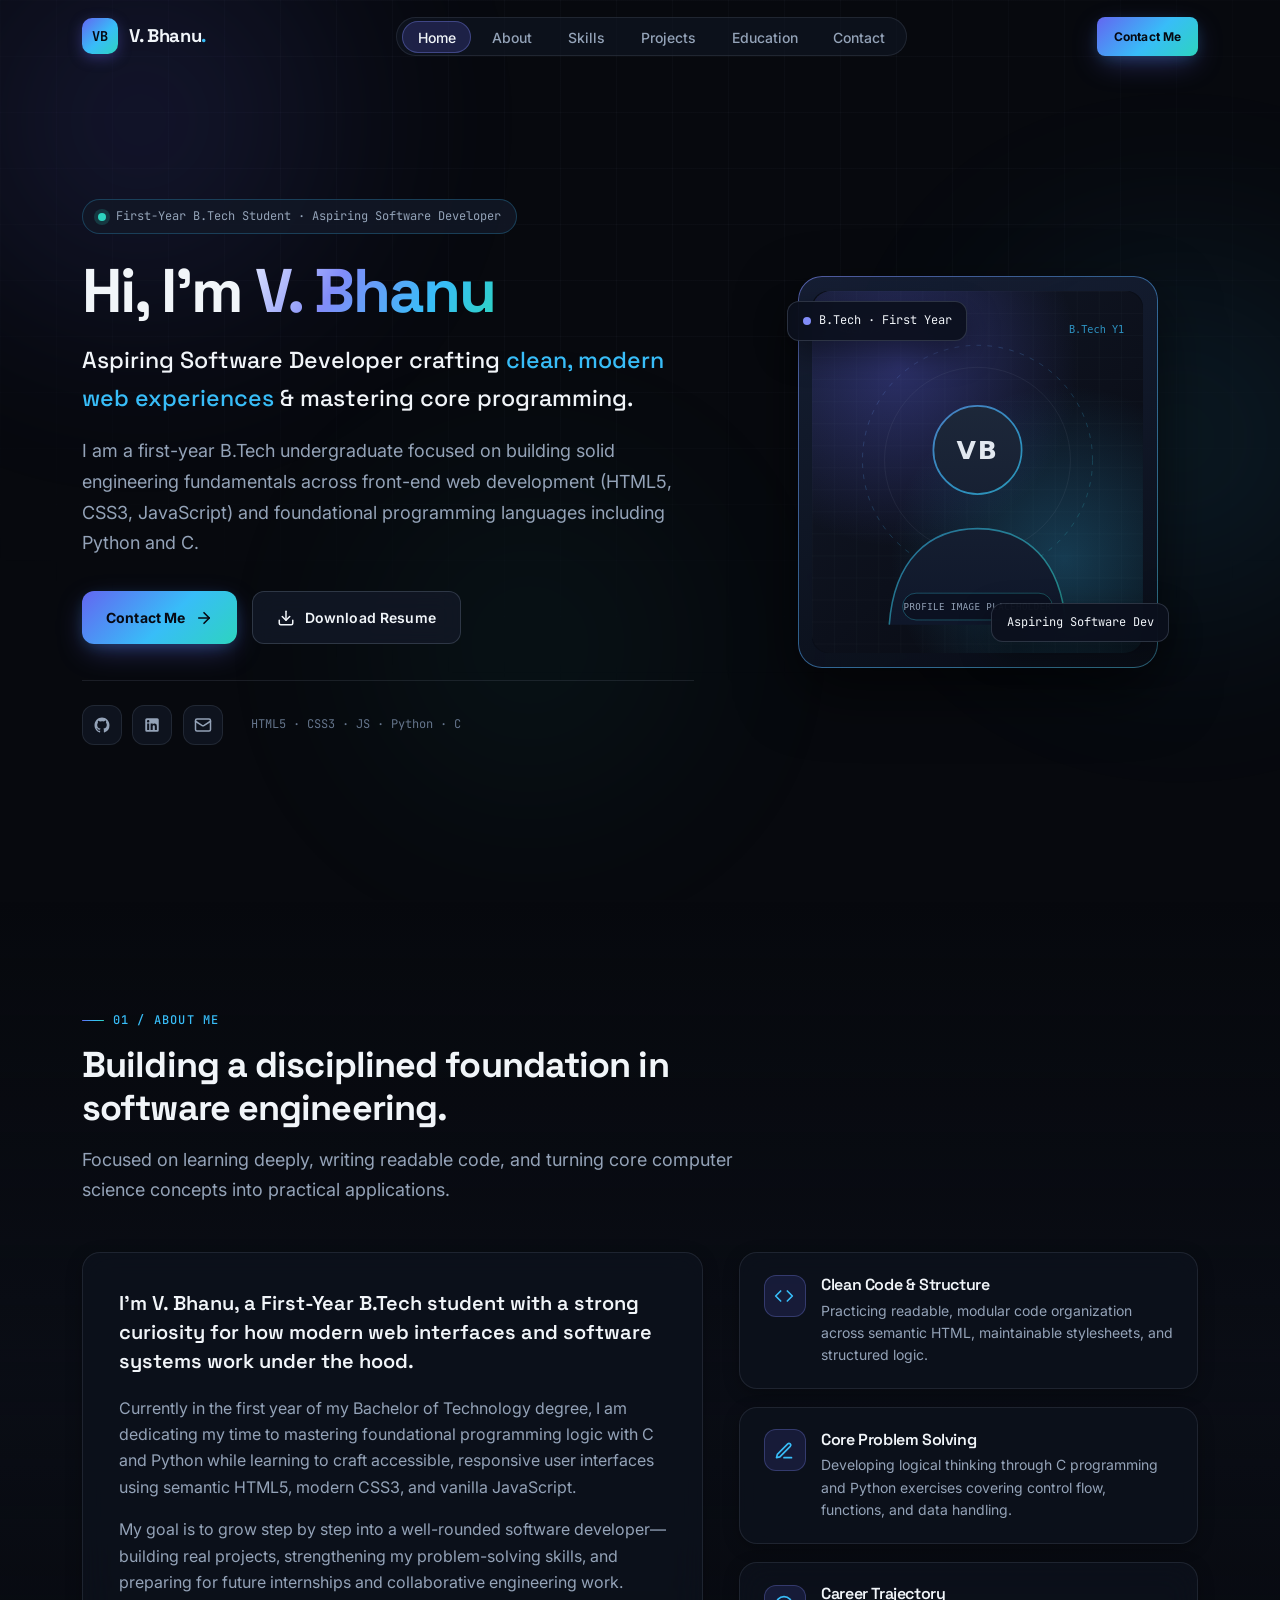
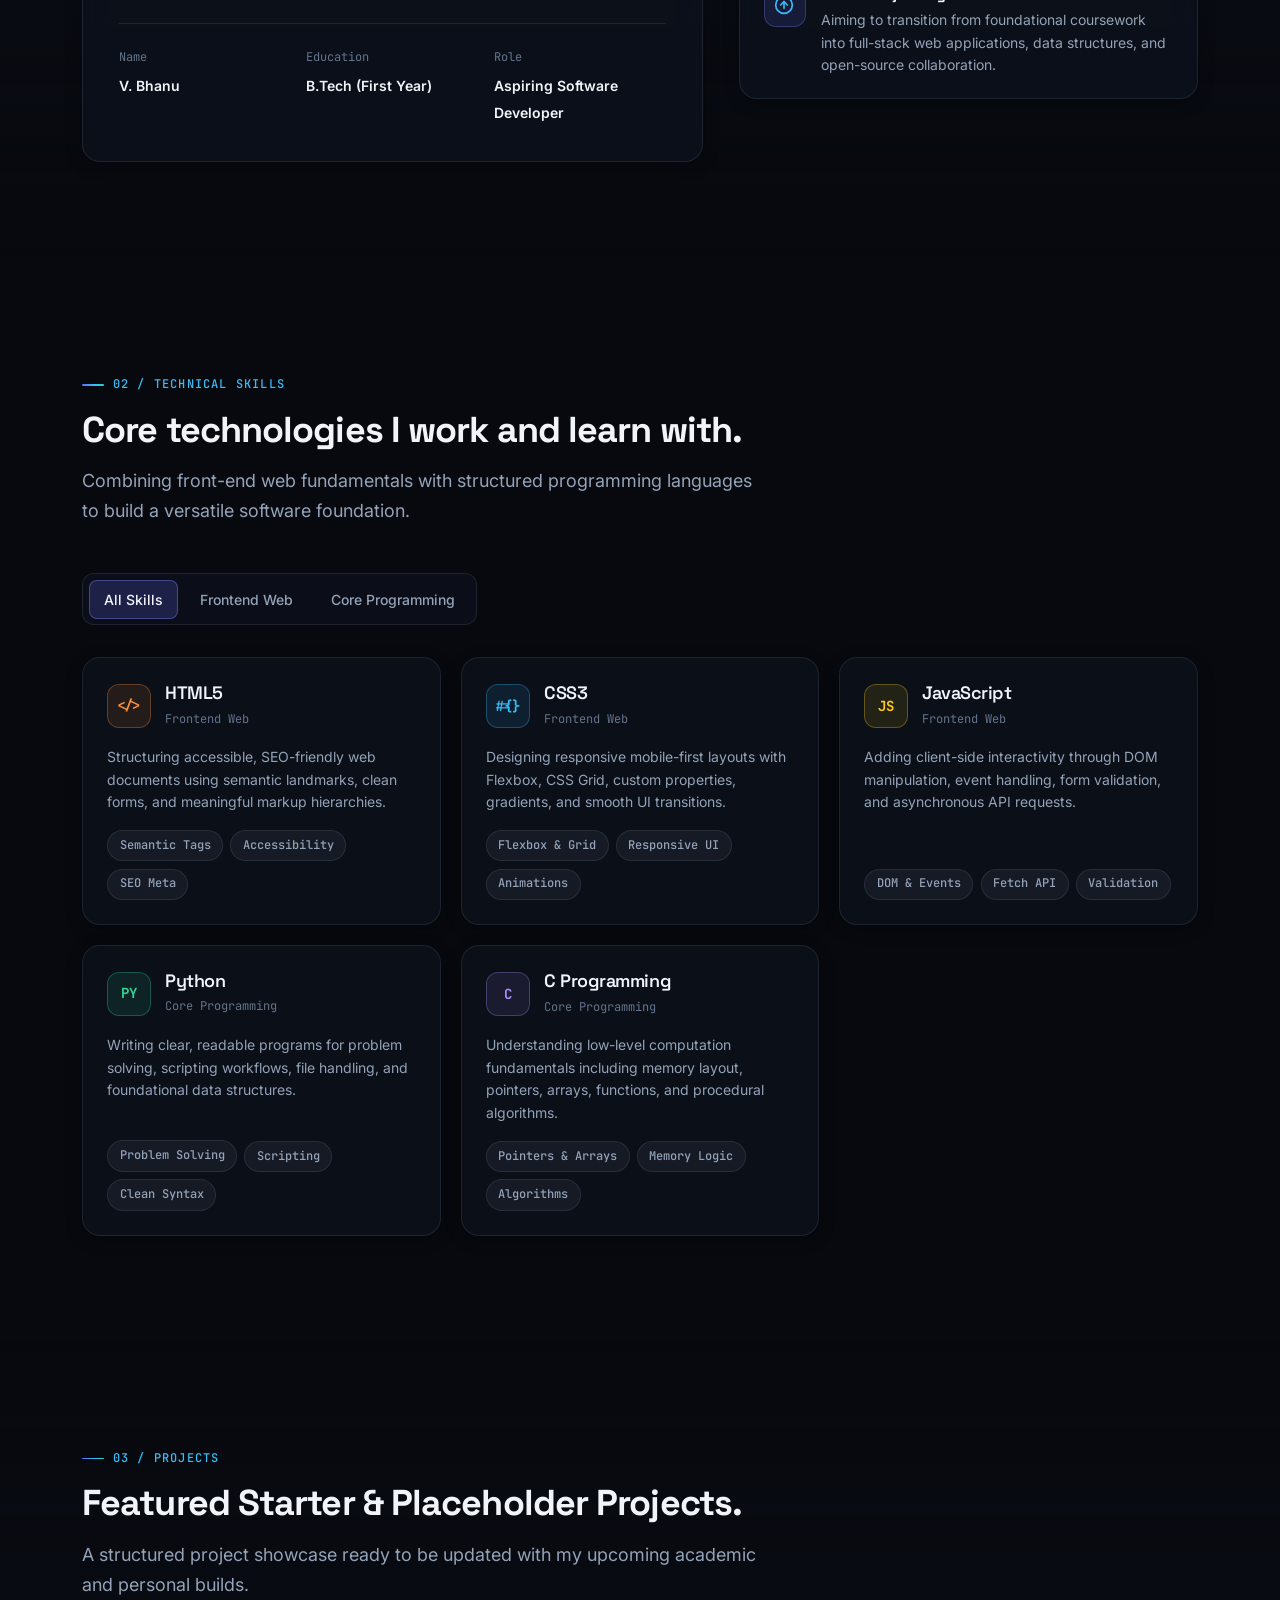
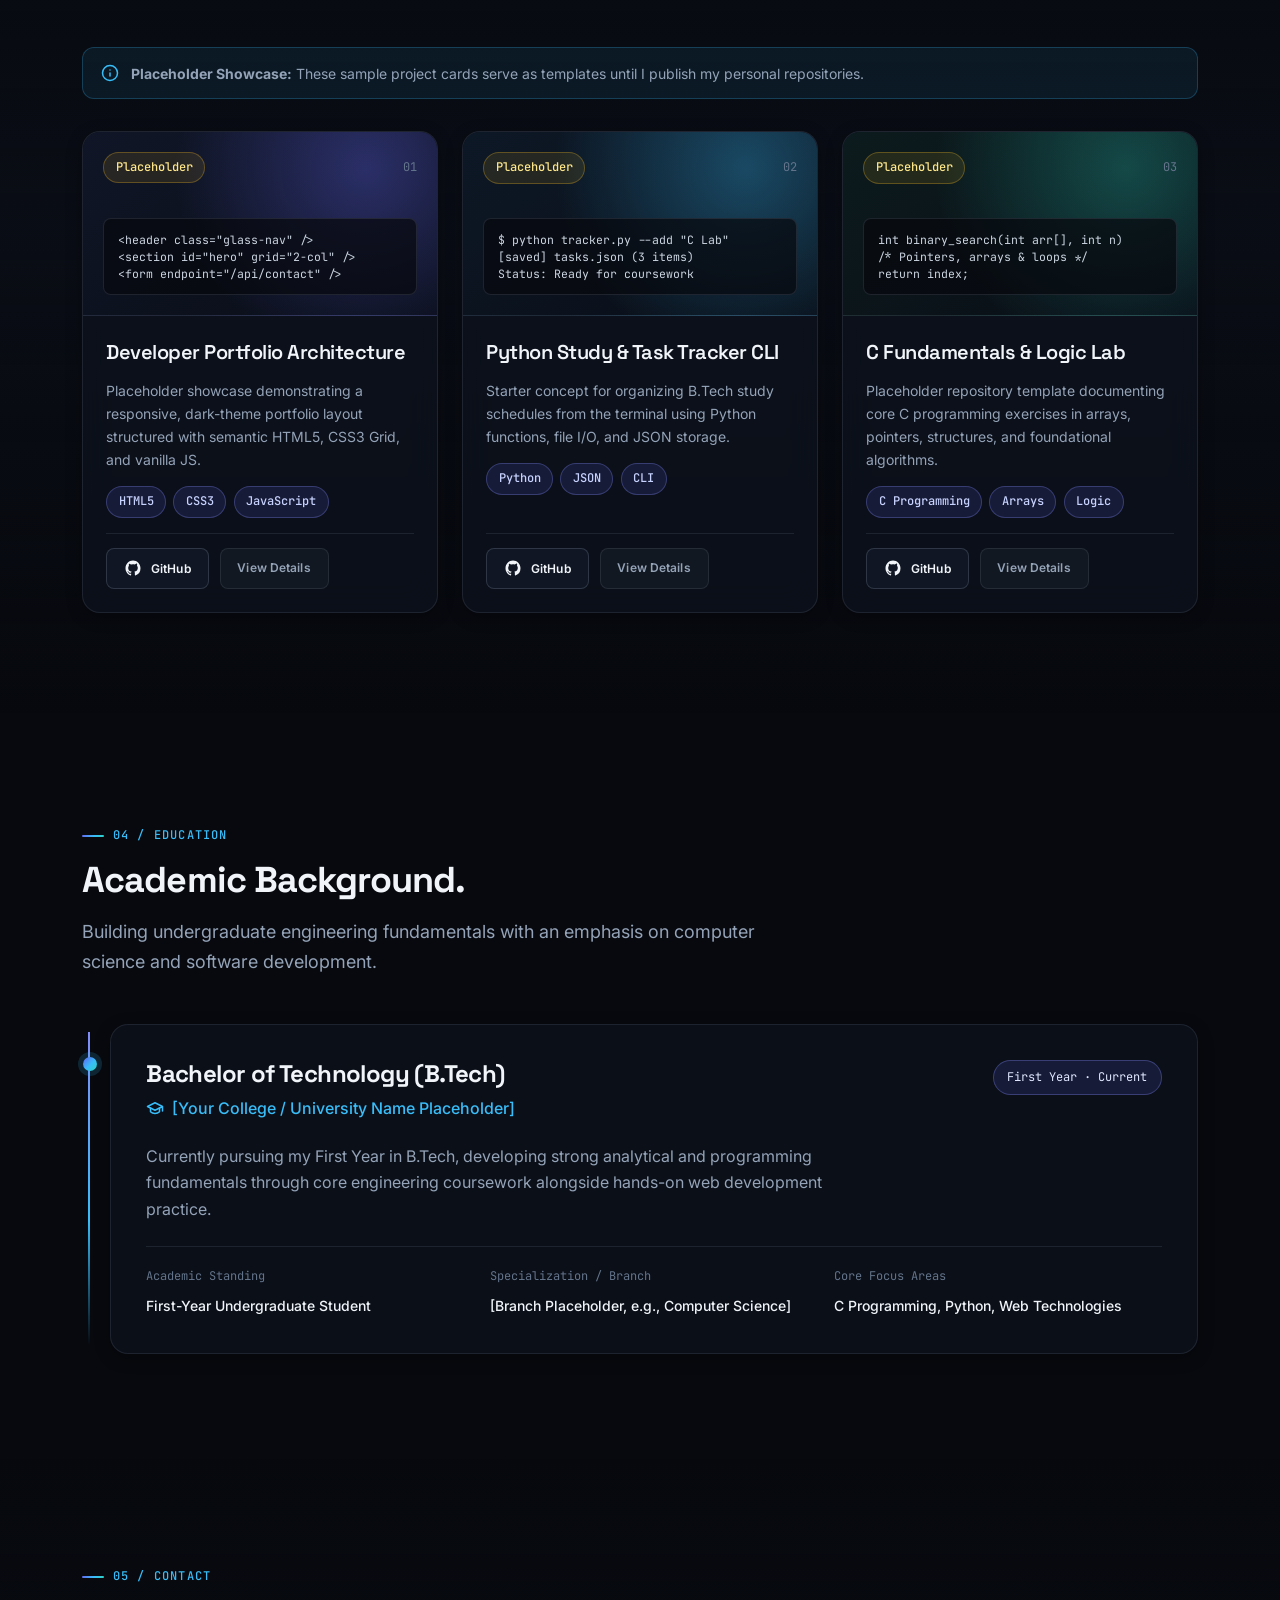
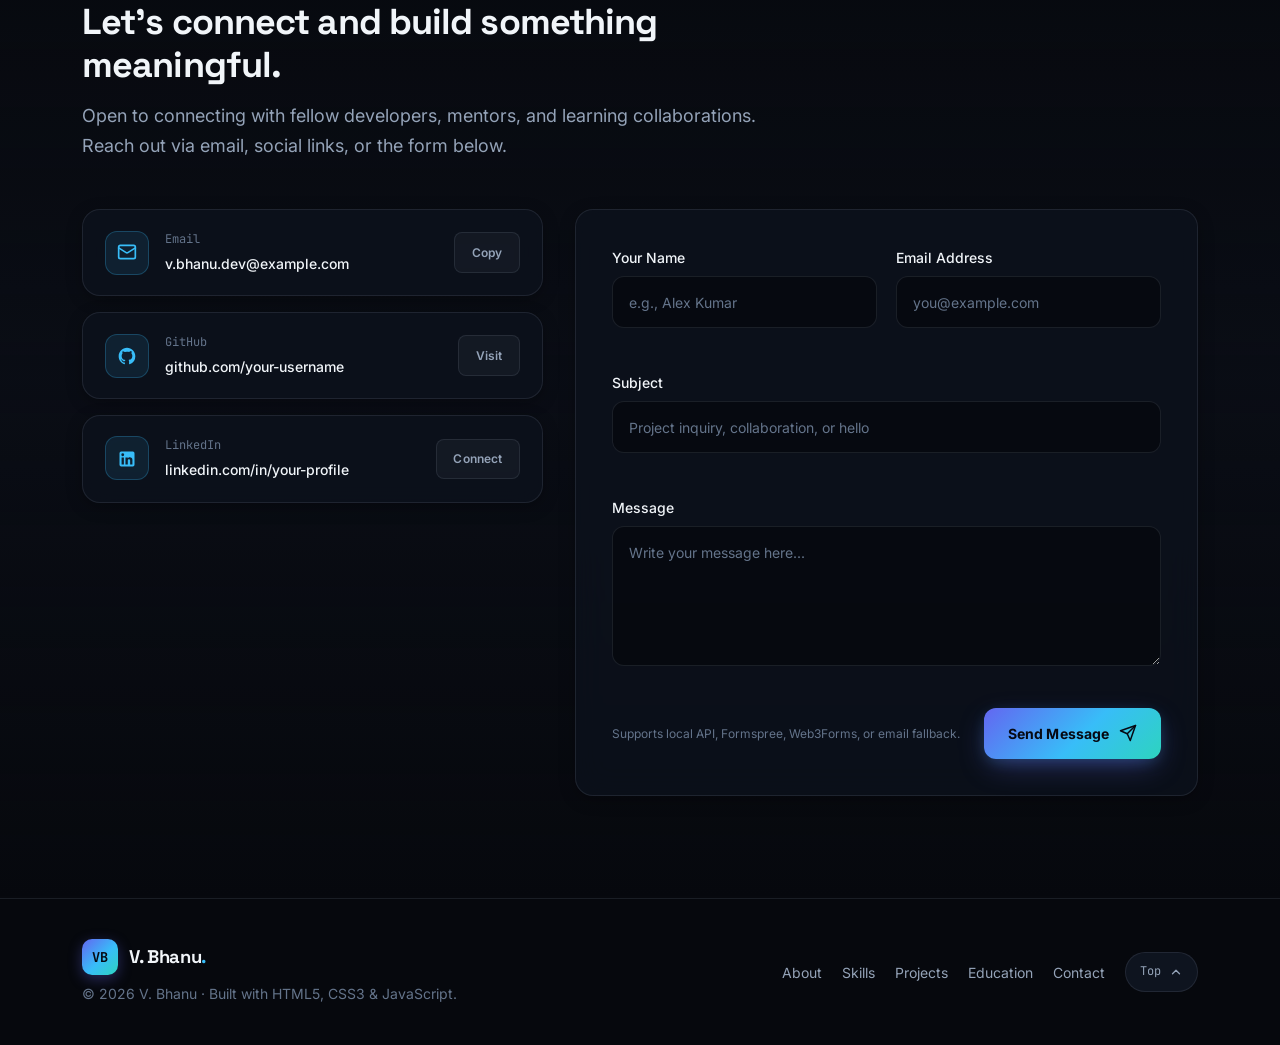
<file: vakiti_bhanu_portfolio/index.html>
<!DOCTYPE html>
<html lang="en">
<head>
  <meta charset="UTF-8" />
  <meta name="viewport" content="width=device-width, initial-scale=1.0" />
  <title>V. Bhanu — Aspiring Software Developer | First-Year B.Tech Portfolio</title>

  <!-- Primary SEO Metadata -->
  <meta name="description" content="Personal developer portfolio of V. Bhanu, a First-Year B.Tech student and aspiring software developer focused on HTML5, CSS3, JavaScript, Python, and C programming." />
  <meta name="keywords" content="V. Bhanu, B.Tech Student Portfolio, Aspiring Software Developer, HTML5, CSS3, JavaScript, Python, C Programming" />
  <meta name="author" content="V. Bhanu" />
  <meta name="robots" content="index, follow" />
  <meta name="theme-color" content="#07090e" />

  <!-- Open Graph / Social Sharing Metadata -->
  <meta property="og:type" content="website" />
  <meta property="og:title" content="V. Bhanu — Aspiring Software Developer" />
  <meta property="og:description" content="Portfolio of V. Bhanu — First-Year B.Tech student exploring web development, Python, and C programming." />
  <meta name="twitter:card" content="summary_large_image" />
  <meta name="twitter:title" content="V. Bhanu — Aspiring Software Developer" />
  <meta name="twitter:description" content="First-Year B.Tech student building clean foundations in HTML5, CSS3, JavaScript, Python, and C." />

  <!-- Favicon -->
  <link rel="icon" type="image/svg+xml" href="assets/favicon.svg" />

  <!-- Typography: Space Grotesk, Inter & JetBrains Mono -->
  <link rel="preconnect" href="https://fonts.googleapis.com" />
  <link rel="preconnect" href="https://fonts.gstatic.com" crossorigin />
  <link href="https://fonts.googleapis.com/css2?family=Inter:wght@400;500;600;700&family=JetBrains+Mono:wght@400;500;600&family=Space+Grotesk:wght@500;600;700&display=swap" rel="stylesheet" />

  <!-- Modular Stylesheets -->
  <link rel="stylesheet" href="css/variables.css" />
  <link rel="stylesheet" href="css/base.css" />
  <link rel="stylesheet" href="css/layout.css" />
  <link rel="stylesheet" href="css/sections.css" />
</head>
<body>
  <a href="#main-content" class="skip-link">Skip to main content</a>

  <!-- Ambient Gradient Background -->
  <div class="bg-canvas" aria-hidden="true">
    <div class="bg-orb bg-orb--indigo"></div>
    <div class="bg-orb bg-orb--cyan"></div>
    <div class="bg-orb bg-orb--teal"></div>
  </div>

  <!-- Top Scroll Progress Bar -->
  <div class="scroll-progress" aria-hidden="true">
    <div id="scroll-progress-bar" class="scroll-progress__bar"></div>
  </div>

  <!-- Sticky Navigation Header -->
  <header id="site-header" class="site-header">
    <div class="container nav-wrapper">
      <a href="#home" class="brand" aria-label="V. Bhanu Home">
        <span class="brand__badge" aria-hidden="true">VB</span>
        <span>V. Bhanu<span class="brand__dot">.</span></span>
      </a>

      <nav aria-label="Primary navigation">
        <ul class="nav-links">
          <li><a href="#home" class="nav-link is-active">Home</a></li>
          <li><a href="#about" class="nav-link">About</a></li>
          <li><a href="#skills" class="nav-link">Skills</a></li>
          <li><a href="#projects" class="nav-link">Projects</a></li>
          <li><a href="#education" class="nav-link">Education</a></li>
          <li><a href="#contact" class="nav-link">Contact</a></li>
        </ul>
      </nav>

      <div class="nav-actions">
        <a href="#contact" class="btn btn--primary btn--sm nav-cta">Contact Me</a>
        <button
          id="nav-toggle"
          class="nav-toggle"
          type="button"
          aria-label="Open navigation menu"
          aria-expanded="false"
          aria-controls="mobile-drawer"
        >
          <svg viewBox="0 0 24 24" fill="none" stroke="currentColor" stroke-width="2" stroke-linecap="round">
            <line x1="4" y1="7" x2="20" y2="7" />
            <line x1="4" y1="12" x2="20" y2="12" />
            <line x1="4" y1="17" x2="20" y2="17" />
          </svg>
        </button>
      </div>
    </div>
  </header>

  <!-- Mobile Navigation Drawer -->
  <div id="mobile-drawer" class="mobile-drawer" aria-hidden="true">
    <div id="drawer-backdrop" class="mobile-drawer__backdrop"></div>
    <aside class="mobile-drawer__panel" aria-label="Mobile navigation">
      <div class="mobile-drawer__head">
        <span class="brand">
          <span class="brand__badge" aria-hidden="true">VB</span>
          <span>V. Bhanu</span>
        </span>
        <button id="drawer-close" class="icon-btn" type="button" aria-label="Close navigation menu">
          <svg viewBox="0 0 24 24" fill="none" stroke="currentColor" stroke-width="2" stroke-linecap="round">
            <line x1="6" y1="6" x2="18" y2="18" />
            <line x1="18" y1="6" x2="6" y2="18" />
          </svg>
        </button>
      </div>

      <ul class="mobile-drawer__list">
        <li><a href="#home" class="mobile-drawer__link is-active">Home</a></li>
        <li><a href="#about" class="mobile-drawer__link">About Me</a></li>
        <li><a href="#skills" class="mobile-drawer__link">Skills</a></li>
        <li><a href="#projects" class="mobile-drawer__link">Projects</a></li>
        <li><a href="#education" class="mobile-drawer__link">Education</a></li>
        <li><a href="#contact" class="mobile-drawer__link">Contact</a></li>
      </ul>

      <div class="mobile-drawer__footer">
        <a href="#contact" class="btn btn--primary mobile-drawer__cta">Contact Me</a>
        <a href="assets/V_Bhanu_Resume.html" download="V_Bhanu_Resume.html" class="btn btn--secondary mobile-drawer__cta">
          Download Resume
        </a>
      </div>
    </aside>
  </div>

  <!-- Main Content -->
  <main id="main-content">
    <!-- 1. Home / Hero Section -->
    <section id="home" class="hero" aria-labelledby="hero-heading">
      <div class="container hero-grid">
        <div class="hero-content reveal">
          <div class="hero-status">
            <span class="hero-status__dot" aria-hidden="true"></span>
            <span>First-Year B.Tech Student &middot; Aspiring Software Developer</span>
          </div>

          <h1 id="hero-heading" class="hero-title">
            Hi, I'm <span class="text-gradient">V. Bhanu</span>
          </h1>

          <p class="hero-headline">
            Aspiring Software Developer crafting <span>clean, modern web experiences</span> &amp; mastering core programming.
          </p>

          <p class="hero-description">
            I am a first-year B.Tech undergraduate focused on building solid engineering fundamentals
            across front-end web development (HTML5, CSS3, JavaScript) and foundational programming languages
            including Python and C.
          </p>

          <div class="hero-actions">
            <a href="#contact" class="btn btn--primary">
              <span>Contact Me</span>
              <svg class="icon-arrow-right" viewBox="0 0 24 24" fill="none" stroke="currentColor" stroke-width="2.2" stroke-linecap="round" stroke-linejoin="round" aria-hidden="true">
                <line x1="5" y1="12" x2="19" y2="12" />
                <polyline points="12 5 19 12 12 19" />
              </svg>
            </a>

            <a href="assets/V_Bhanu_Resume.html" download="V_Bhanu_Resume.html" class="btn btn--secondary">
              <svg class="icon-download" viewBox="0 0 24 24" fill="none" stroke="currentColor" stroke-width="2" stroke-linecap="round" stroke-linejoin="round" aria-hidden="true">
                <path d="M21 15v4a2 2 0 0 1-2 2H5a2 2 0 0 1-2-2v-4" />
                <polyline points="7 10 12 15 17 10" />
                <line x1="12" y1="15" x2="12" y2="3" />
              </svg>
              <span>Download Resume</span>
            </a>
          </div>

          <div class="hero-meta-bar">
            <div class="hero-socials" aria-label="Social links">
              <a
                href="https://github.com/your-username"
                target="_blank"
                rel="noopener noreferrer"
                class="icon-btn"
                aria-label="GitHub Profile"
                data-config-github
              >
                <svg viewBox="0 0 24 24" fill="currentColor" aria-hidden="true">
                  <path d="M12 2C6.48 2 2 6.58 2 12.23c0 4.52 2.87 8.35 6.84 9.7.5.1.68-.22.68-.49 0-.24-.01-.88-.01-1.73-2.78.62-3.37-1.37-3.37-1.37-.45-1.18-1.11-1.49-1.11-1.49-.91-.64.07-.63.07-.63 1 .07 1.53 1.05 1.53 1.05.89 1.56 2.34 1.11 2.91.85.09-.66.35-1.11.63-1.36-2.22-.26-4.56-1.14-4.56-5.07 0-1.12.39-2.04 1.03-2.76-.1-.26-.45-1.31.1-2.73 0 0 .84-.28 2.75 1.05A9.38 9.38 0 0 1 12 6.84c.85 0 1.7.12 2.5.35 1.91-1.33 2.75-1.05 2.75-1.05.55 1.42.2 2.47.1 2.73.64.72 1.03 1.64 1.03 2.76 0 3.94-2.34 4.81-4.57 5.06.36.32.68.94.68 1.9 0 1.37-.01 2.48-.01 2.82 0 .27.18.6.69.49A10.22 10.22 0 0 0 22 12.23C22 6.58 17.52 2 12 2z" />
                </svg>
              </a>

              <a
                href="https://linkedin.com/in/your-profile"
                target="_blank"
                rel="noopener noreferrer"
                class="icon-btn"
                aria-label="LinkedIn Profile"
                data-config-linkedin
              >
                <svg viewBox="0 0 24 24" fill="currentColor" aria-hidden="true">
                  <path d="M19 3a2 2 0 0 1 2 2v14a2 2 0 0 1-2 2H5a2 2 0 0 1-2-2V5a2 2 0 0 1 2-2h14m-.5 15.5v-5.3a3.26 3.26 0 0 0-3.26-3.26c-.85 0-1.84.52-2.28 1.3v-1.11h-2.79v8.37h2.79v-4.93c0-.77.62-1.4 1.39-1.4a1.4 1.4 0 0 1 1.4 1.4v4.93h2.75M6.88 8.56a1.68 1.68 0 0 0 1.68-1.68c0-.93-.75-1.69-1.68-1.69a1.69 1.69 0 0 0-1.69 1.69c0 .93.76 1.68 1.69 1.68m1.39 9.94v-8.37H5.5v8.37h2.77z" />
                </svg>
              </a>

              <a
                href="mailto:v.bhanu.dev@example.com"
                class="icon-btn"
                aria-label="Email V. Bhanu"
                data-config-email-href
              >
                <svg viewBox="0 0 24 24" fill="none" stroke="currentColor" stroke-width="2" stroke-linecap="round" stroke-linejoin="round" aria-hidden="true">
                  <rect x="2" y="4" width="20" height="16" rx="2" />
                  <path d="m22 7-8.97 5.7a1.94 1.94 0 0 1-2.06 0L2 7" />
                </svg>
              </a>
            </div>

            <span class="hero-meta-note">HTML5 &middot; CSS3 &middot; JS &middot; Python &middot; C</span>
          </div>
        </div>

        <div class="hero-visual reveal" style="--reveal-delay: 120ms;">
          <figure class="profile-frame">
            <div class="profile-frame__media">
              <!-- Replace assets/profile-placeholder.svg with your own portrait image -->
              <img
                src="assets/profile-placeholder.svg"
                alt="Profile image placeholder for V. Bhanu"
                class="profile-frame__img"
                width="420"
                height="460"
              />
            </div>

            <figcaption class="profile-chip profile-chip--top">
              <span class="profile-chip__dot" aria-hidden="true"></span>
              <span>B.Tech &middot; First Year</span>
            </figcaption>

            <div class="profile-chip profile-chip--bottom" aria-hidden="true">
              <span>Aspiring Software Dev</span>
            </div>
          </figure>
        </div>
      </div>
    </section>

    <!-- 2. About Me Section -->
    <section id="about" class="section section--tinted" aria-labelledby="about-heading">
      <div class="container">
        <div class="section-header reveal">
          <span class="section-eyebrow">01 / About Me</span>
          <h2 id="about-heading" class="section-title">Building a disciplined foundation in software engineering.</h2>
          <p class="section-subtitle">
            Focused on learning deeply, writing readable code, and turning core computer science concepts into practical applications.
          </p>
        </div>

        <div class="about-grid">
          <article class="card about-story reveal">
            <p class="about-story__lead">
              I'm V. Bhanu, a First-Year B.Tech student with a strong curiosity for how modern web interfaces and software systems work under the hood.
            </p>
            <p>
              Currently in the first year of my Bachelor of Technology degree, I am dedicating my time to mastering
              foundational programming logic with C and Python while learning to craft accessible, responsive user interfaces
              using semantic HTML5, modern CSS3, and vanilla JavaScript.
            </p>
            <p>
              My goal is to grow step by step into a well-rounded software developer—building real projects, strengthening
              my problem-solving skills, and preparing for future internships and collaborative engineering work.
            </p>

            <div class="about-facts">
              <div>
                <span class="about-fact__label">Name</span>
                <span class="about-fact__value">V. Bhanu</span>
              </div>
              <div>
                <span class="about-fact__label">Education</span>
                <span class="about-fact__value">B.Tech (First Year)</span>
              </div>
              <div>
                <span class="about-fact__label">Role</span>
                <span class="about-fact__value">Aspiring Software Developer</span>
              </div>
            </div>
          </article>

          <div class="about-pillars">
            <article class="card card--interactive pillar-card reveal" style="--reveal-delay: 80ms;">
              <div class="pillar-card__icon" aria-hidden="true">
                <svg viewBox="0 0 24 24" fill="none" stroke="currentColor" stroke-width="2" stroke-linecap="round" stroke-linejoin="round">
                  <polyline points="16 18 22 12 16 6" />
                  <polyline points="8 6 2 12 8 18" />
                </svg>
              </div>
              <div>
                <h3 class="pillar-card__title">Clean Code &amp; Structure</h3>
                <p class="pillar-card__text">
                  Practicing readable, modular code organization across semantic HTML, maintainable stylesheets, and structured logic.
                </p>
              </div>
            </article>

            <article class="card card--interactive pillar-card reveal" style="--reveal-delay: 140ms;">
              <div class="pillar-card__icon" aria-hidden="true">
                <svg viewBox="0 0 24 24" fill="none" stroke="currentColor" stroke-width="2" stroke-linecap="round" stroke-linejoin="round">
                  <path d="M12 20h9" />
                  <path d="M16.5 3.5a2.12 2.12 0 0 1 3 3L7 19l-4 1 1-4Z" />
                </svg>
              </div>
              <div>
                <h3 class="pillar-card__title">Core Problem Solving</h3>
                <p class="pillar-card__text">
                  Developing logical thinking through C programming and Python exercises covering control flow, functions, and data handling.
                </p>
              </div>
            </article>

            <article class="card card--interactive pillar-card reveal" style="--reveal-delay: 200ms;">
              <div class="pillar-card__icon" aria-hidden="true">
                <svg viewBox="0 0 24 24" fill="none" stroke="currentColor" stroke-width="2" stroke-linecap="round" stroke-linejoin="round">
                  <circle cx="12" cy="12" r="10" />
                  <path d="m16 12-4-4-4 4" />
                  <path d="M12 16V8" />
                </svg>
              </div>
              <div>
                <h3 class="pillar-card__title">Career Trajectory</h3>
                <p class="pillar-card__text">
                  Aiming to transition from foundational coursework into full-stack web applications, data structures, and open-source collaboration.
                </p>
              </div>
            </article>
          </div>
        </div>
      </div>
    </section>

    <!-- 3. Skills Section -->
    <section id="skills" class="section" aria-labelledby="skills-heading">
      <div class="container">
        <div class="section-header reveal">
          <span class="section-eyebrow">02 / Technical Skills</span>
          <h2 id="skills-heading" class="section-title">Core technologies I work and learn with.</h2>
          <p class="section-subtitle">
            Combining front-end web fundamentals with structured programming languages to build a versatile software foundation.
          </p>
        </div>

        <div class="skills-toolbar reveal">
          <div class="filter-group" role="group" aria-label="Filter skills by category">
            <button type="button" class="filter-btn is-active" data-filter="all" aria-pressed="true">All Skills</button>
            <button type="button" class="filter-btn" data-filter="frontend" aria-pressed="false">Frontend Web</button>
            <button type="button" class="filter-btn" data-filter="programming" aria-pressed="false">Core Programming</button>
          </div>
        </div>

        <div class="skills-grid">
          <article class="card card--interactive skill-card reveal" data-category="frontend">
            <div class="skill-card__head">
              <div class="skill-card__identity">
                <div class="skill-icon skill-icon--html" aria-hidden="true">&lt;/&gt;</div>
                <div>
                  <h3 class="skill-card__name">HTML5</h3>
                  <span class="skill-card__category">Frontend Web</span>
                </div>
              </div>
            </div>
            <p class="skill-card__desc">
              Structuring accessible, SEO-friendly web documents using semantic landmarks, clean forms, and meaningful markup hierarchies.
            </p>
            <div class="skill-tags">
              <span class="pill">Semantic Tags</span>
              <span class="pill">Accessibility</span>
              <span class="pill">SEO Meta</span>
            </div>
          </article>

          <article class="card card--interactive skill-card reveal" data-category="frontend" style="--reveal-delay: 60ms;">
            <div class="skill-card__head">
              <div class="skill-card__identity">
                <div class="skill-icon skill-icon--css" aria-hidden="true">#{}</div>
                <div>
                  <h3 class="skill-card__name">CSS3</h3>
                  <span class="skill-card__category">Frontend Web</span>
                </div>
              </div>
            </div>
            <p class="skill-card__desc">
              Designing responsive mobile-first layouts with Flexbox, CSS Grid, custom properties, gradients, and smooth UI transitions.
            </p>
            <div class="skill-tags">
              <span class="pill">Flexbox &amp; Grid</span>
              <span class="pill">Responsive UI</span>
              <span class="pill">Animations</span>
            </div>
          </article>

          <article class="card card--interactive skill-card reveal" data-category="frontend" style="--reveal-delay: 120ms;">
            <div class="skill-card__head">
              <div class="skill-card__identity">
                <div class="skill-icon skill-icon--js" aria-hidden="true">JS</div>
                <div>
                  <h3 class="skill-card__name">JavaScript</h3>
                  <span class="skill-card__category">Frontend Web</span>
                </div>
              </div>
            </div>
            <p class="skill-card__desc">
              Adding client-side interactivity through DOM manipulation, event handling, form validation, and asynchronous API requests.
            </p>
            <div class="skill-tags">
              <span class="pill">DOM &amp; Events</span>
              <span class="pill">Fetch API</span>
              <span class="pill">Validation</span>
            </div>
          </article>

          <article class="card card--interactive skill-card reveal" data-category="programming" style="--reveal-delay: 180ms;">
            <div class="skill-card__head">
              <div class="skill-card__identity">
                <div class="skill-icon skill-icon--python" aria-hidden="true">PY</div>
                <div>
                  <h3 class="skill-card__name">Python</h3>
                  <span class="skill-card__category">Core Programming</span>
                </div>
              </div>
            </div>
            <p class="skill-card__desc">
              Writing clear, readable programs for problem solving, scripting workflows, file handling, and foundational data structures.
            </p>
            <div class="skill-tags">
              <span class="pill">Problem Solving</span>
              <span class="pill">Scripting</span>
              <span class="pill">Clean Syntax</span>
            </div>
          </article>

          <article class="card card--interactive skill-card reveal" data-category="programming" style="--reveal-delay: 240ms;">
            <div class="skill-card__head">
              <div class="skill-card__identity">
                <div class="skill-icon skill-icon--c" aria-hidden="true">C</div>
                <div>
                  <h3 class="skill-card__name">C Programming</h3>
                  <span class="skill-card__category">Core Programming</span>
                </div>
              </div>
            </div>
            <p class="skill-card__desc">
              Understanding low-level computation fundamentals including memory layout, pointers, arrays, functions, and procedural algorithms.
            </p>
            <div class="skill-tags">
              <span class="pill">Pointers &amp; Arrays</span>
              <span class="pill">Memory Logic</span>
              <span class="pill">Algorithms</span>
            </div>
          </article>
        </div>
      </div>
    </section>

    <!-- 4. Projects Section -->
    <section id="projects" class="section section--tinted" aria-labelledby="projects-heading">
      <div class="container">
        <div class="section-header reveal">
          <span class="section-eyebrow">03 / Projects</span>
          <h2 id="projects-heading" class="section-title">Featured Starter &amp; Placeholder Projects.</h2>
          <p class="section-subtitle">
            A structured project showcase ready to be updated with my upcoming academic and personal builds.
          </p>
        </div>

        <div class="projects-notice reveal" role="note">
          <svg viewBox="0 0 24 24" fill="none" stroke="currentColor" stroke-width="2" stroke-linecap="round" stroke-linejoin="round" aria-hidden="true">
            <circle cx="12" cy="12" r="10" />
            <line x1="12" y1="16" x2="12" y2="12" />
            <line x1="12" y1="8" x2="12.01" y2="8" />
          </svg>
          <span>
            <strong>Placeholder Showcase:</strong> These sample project cards serve as templates until I publish my personal repositories.
          </span>
        </div>

        <div class="projects-grid">
          <!-- Project Card 1 -->
          <article class="card card--interactive project-card reveal">
            <div class="project-card__preview project-card__preview--indigo">
              <div class="project-card__top-row">
                <span class="pill pill--placeholder">Placeholder</span>
                <span class="project-card__index">01</span>
              </div>
              <div class="project-wireframe" aria-hidden="true">
                <div>&lt;header class="glass-nav" /&gt;</div>
                <div>&lt;section id="hero" grid="2-col" /&gt;</div>
                <div>&lt;form endpoint="/api/contact" /&gt;</div>
              </div>
            </div>

            <div class="project-card__body">
              <h3 class="project-card__title">Developer Portfolio Architecture</h3>
              <p class="project-card__desc">
                Placeholder showcase demonstrating a responsive, dark-theme portfolio layout structured with semantic HTML5, CSS3 Grid, and vanilla JS.
              </p>
              <div class="project-card__stack">
                <span class="pill pill--accent">HTML5</span>
                <span class="pill pill--accent">CSS3</span>
                <span class="pill pill--accent">JavaScript</span>
              </div>
              <div class="project-card__actions">
                <a
                  href="https://github.com/your-username/portfolio-starter"
                  target="_blank"
                  rel="noopener noreferrer"
                  class="btn btn--secondary btn--sm"
                >
                  <svg viewBox="0 0 24 24" fill="currentColor" aria-hidden="true">
                    <path d="M12 2C6.48 2 2 6.58 2 12.23c0 4.52 2.87 8.35 6.84 9.7.5.1.68-.22.68-.49 0-.24-.01-.88-.01-1.73-2.78.62-3.37-1.37-3.37-1.37-.45-1.18-1.11-1.49-1.11-1.49-.91-.64.07-.63.07-.63 1 .07 1.53 1.05 1.53 1.05.89 1.56 2.34 1.11 2.91.85.09-.66.35-1.11.63-1.36-2.22-.26-4.56-1.14-4.56-5.07 0-1.12.39-2.04 1.03-2.76-.1-.26-.45-1.31.1-2.73 0 0 .84-.28 2.75 1.05A9.38 9.38 0 0 1 12 6.84c.85 0 1.7.12 2.5.35 1.91-1.33 2.75-1.05 2.75-1.05.55 1.42.2 2.47.1 2.73.64.72 1.03 1.64 1.03 2.76 0 3.94-2.34 4.81-4.57 5.06.36.32.68.94.68 1.9 0 1.37-.01 2.48-.01 2.82 0 .27.18.6.69.49A10.22 10.22 0 0 0 22 12.23C22 6.58 17.52 2 12 2z" />
                  </svg>
                  <span>GitHub</span>
                </a>
                <button type="button" class="btn btn--ghost btn--sm" data-project-id="responsive-portfolio">
                  View Details
                </button>
              </div>
            </div>
          </article>

          <!-- Project Card 2 -->
          <article class="card card--interactive project-card reveal" style="--reveal-delay: 90ms;">
            <div class="project-card__preview project-card__preview--cyan">
              <div class="project-card__top-row">
                <span class="pill pill--placeholder">Placeholder</span>
                <span class="project-card__index">02</span>
              </div>
              <div class="project-wireframe" aria-hidden="true">
                <div>$ python tracker.py --add "C Lab"</div>
                <div>[saved] tasks.json (3 items)</div>
                <div>Status: Ready for coursework</div>
              </div>
            </div>

            <div class="project-card__body">
              <h3 class="project-card__title">Python Study &amp; Task Tracker CLI</h3>
              <p class="project-card__desc">
                Starter concept for organizing B.Tech study schedules from the terminal using Python functions, file I/O, and JSON storage.
              </p>
              <div class="project-card__stack">
                <span class="pill pill--accent">Python</span>
                <span class="pill pill--accent">JSON</span>
                <span class="pill pill--accent">CLI</span>
              </div>
              <div class="project-card__actions">
                <a
                  href="https://github.com/your-username/python-study-tracker"
                  target="_blank"
                  rel="noopener noreferrer"
                  class="btn btn--secondary btn--sm"
                >
                  <svg viewBox="0 0 24 24" fill="currentColor" aria-hidden="true">
                    <path d="M12 2C6.48 2 2 6.58 2 12.23c0 4.52 2.87 8.35 6.84 9.7.5.1.68-.22.68-.49 0-.24-.01-.88-.01-1.73-2.78.62-3.37-1.37-3.37-1.37-.45-1.18-1.11-1.49-1.11-1.49-.91-.64.07-.63.07-.63 1 .07 1.53 1.05 1.53 1.05.89 1.56 2.34 1.11 2.91.85.09-.66.35-1.11.63-1.36-2.22-.26-4.56-1.14-4.56-5.07 0-1.12.39-2.04 1.03-2.76-.1-.26-.45-1.31.1-2.73 0 0 .84-.28 2.75 1.05A9.38 9.38 0 0 1 12 6.84c.85 0 1.7.12 2.5.35 1.91-1.33 2.75-1.05 2.75-1.05.55 1.42.2 2.47.1 2.73.64.72 1.03 1.64 1.03 2.76 0 3.94-2.34 4.81-4.57 5.06.36.32.68.94.68 1.9 0 1.37-.01 2.48-.01 2.82 0 .27.18.6.69.49A10.22 10.22 0 0 0 22 12.23C22 6.58 17.52 2 12 2z" />
                  </svg>
                  <span>GitHub</span>
                </a>
                <button type="button" class="btn btn--ghost btn--sm" data-project-id="python-cli-tracker">
                  View Details
                </button>
              </div>
            </div>
          </article>

          <!-- Project Card 3 -->
          <article class="card card--interactive project-card reveal" style="--reveal-delay: 180ms;">
            <div class="project-card__preview project-card__preview--teal">
              <div class="project-card__top-row">
                <span class="pill pill--placeholder">Placeholder</span>
                <span class="project-card__index">03</span>
              </div>
              <div class="project-wireframe" aria-hidden="true">
                <div>int binary_search(int arr[], int n)</div>
                <div>/* Pointers, arrays &amp; loops */</div>
                <div>return index;</div>
              </div>
            </div>

            <div class="project-card__body">
              <h3 class="project-card__title">C Fundamentals &amp; Logic Lab</h3>
              <p class="project-card__desc">
                Placeholder repository template documenting core C programming exercises in arrays, pointers, structures, and foundational algorithms.
              </p>
              <div class="project-card__stack">
                <span class="pill pill--accent">C Programming</span>
                <span class="pill pill--accent">Arrays</span>
                <span class="pill pill--accent">Logic</span>
              </div>
              <div class="project-card__actions">
                <a
                  href="https://github.com/your-username/c-fundamentals-lab"
                  target="_blank"
                  rel="noopener noreferrer"
                  class="btn btn--secondary btn--sm"
                >
                  <svg viewBox="0 0 24 24" fill="currentColor" aria-hidden="true">
                    <path d="M12 2C6.48 2 2 6.58 2 12.23c0 4.52 2.87 8.35 6.84 9.7.5.1.68-.22.68-.49 0-.24-.01-.88-.01-1.73-2.78.62-3.37-1.37-3.37-1.37-.45-1.18-1.11-1.49-1.11-1.49-.91-.64.07-.63.07-.63 1 .07 1.53 1.05 1.53 1.05.89 1.56 2.34 1.11 2.91.85.09-.66.35-1.11.63-1.36-2.22-.26-4.56-1.14-4.56-5.07 0-1.12.39-2.04 1.03-2.76-.1-.26-.45-1.31.1-2.73 0 0 .84-.28 2.75 1.05A9.38 9.38 0 0 1 12 6.84c.85 0 1.7.12 2.5.35 1.91-1.33 2.75-1.05 2.75-1.05.55 1.42.2 2.47.1 2.73.64.72 1.03 1.64 1.03 2.76 0 3.94-2.34 4.81-4.57 5.06.36.32.68.94.68 1.9 0 1.37-.01 2.48-.01 2.82 0 .27.18.6.69.49A10.22 10.22 0 0 0 22 12.23C22 6.58 17.52 2 12 2z" />
                  </svg>
                  <span>GitHub</span>
                </a>
                <button type="button" class="btn btn--ghost btn--sm" data-project-id="c-algorithms-lab">
                  View Details
                </button>
              </div>
            </div>
          </article>
        </div>
      </div>
    </section>

    <!-- 5. Education Section -->
    <section id="education" class="section" aria-labelledby="education-heading">
      <div class="container">
        <div class="section-header reveal">
          <span class="section-eyebrow">04 / Education</span>
          <h2 id="education-heading" class="section-title">Academic Background.</h2>
          <p class="section-subtitle">
            Building undergraduate engineering fundamentals with an emphasis on computer science and software development.
          </p>
        </div>

        <div class="education-timeline">
          <article class="card education-card reveal">
            <div class="education-card__header">
              <div>
                <h3 class="education-card__degree">Bachelor of Technology (B.Tech)</h3>
                <p class="education-card__institution">
                  <svg width="18" height="18" viewBox="0 0 24 24" fill="none" stroke="currentColor" stroke-width="2" stroke-linecap="round" stroke-linejoin="round" aria-hidden="true">
                    <path d="M22 10v6M2 10l10-5 10 5-10 5z" />
                    <path d="M6 12v5c3 3 9 3 12 0v-5" />
                  </svg>
                  <!-- Replace with your actual college/university name -->
                  <span>[Your College / University Name Placeholder]</span>
                </p>
              </div>
              <span class="education-card__period">First Year &middot; Current</span>
            </div>

            <p class="education-card__summary">
              Currently pursuing my First Year in B.Tech, developing strong analytical and programming fundamentals
              through core engineering coursework alongside hands-on web development practice.
            </p>

            <div class="education-details">
              <div>
                <span class="education-detail-item__label">Academic Standing</span>
                <span class="education-detail-item__value">First-Year Undergraduate Student</span>
              </div>
              <div>
                <span class="education-detail-item__label">Specialization / Branch</span>
                <span class="education-detail-item__value">[Branch Placeholder, e.g., Computer Science]</span>
              </div>
              <div>
                <span class="education-detail-item__label">Core Focus Areas</span>
                <span class="education-detail-item__value">C Programming, Python, Web Technologies</span>
              </div>
            </div>
          </article>
        </div>
      </div>
    </section>

    <!-- 6. Contact Section -->
    <section id="contact" class="section section--tinted" aria-labelledby="contact-heading">
      <div class="container">
        <div class="section-header reveal">
          <span class="section-eyebrow">05 / Contact</span>
          <h2 id="contact-heading" class="section-title">Let's connect and build something meaningful.</h2>
          <p class="section-subtitle">
            Open to connecting with fellow developers, mentors, and learning collaborations. Reach out via email, social links, or the form below.
          </p>
        </div>

        <div class="contact-grid">
          <div class="contact-channels">
            <!-- Email Card -->
            <div class="card card--interactive contact-card reveal">
              <div class="contact-card__main">
                <div class="contact-card__icon" aria-hidden="true">
                  <svg viewBox="0 0 24 24" fill="none" stroke="currentColor" stroke-width="2" stroke-linecap="round" stroke-linejoin="round">
                    <rect x="2" y="4" width="20" height="16" rx="2" />
                    <path d="m22 7-8.97 5.7a1.94 1.94 0 0 1-2.06 0L2 7" />
                  </svg>
                </div>
                <div style="min-width: 0;">
                  <span class="contact-card__label">Email</span>
                  <a href="mailto:v.bhanu.dev@example.com" class="contact-card__value" data-config-email>
                    v.bhanu.dev@example.com
                  </a>
                </div>
              </div>
              <button
                type="button"
                class="btn btn--ghost btn--sm"
                data-copy-email="v.bhanu.dev@example.com"
                aria-label="Copy email address"
              >
                Copy
              </button>
            </div>

            <!-- GitHub Card -->
            <div class="card card--interactive contact-card reveal" style="--reveal-delay: 80ms;">
              <div class="contact-card__main">
                <div class="contact-card__icon" aria-hidden="true">
                  <svg viewBox="0 0 24 24" fill="currentColor">
                    <path d="M12 2C6.48 2 2 6.58 2 12.23c0 4.52 2.87 8.35 6.84 9.7.5.1.68-.22.68-.49 0-.24-.01-.88-.01-1.73-2.78.62-3.37-1.37-3.37-1.37-.45-1.18-1.11-1.49-1.11-1.49-.91-.64.07-.63.07-.63 1 .07 1.53 1.05 1.53 1.05.89 1.56 2.34 1.11 2.91.85.09-.66.35-1.11.63-1.36-2.22-.26-4.56-1.14-4.56-5.07 0-1.12.39-2.04 1.03-2.76-.1-.26-.45-1.31.1-2.73 0 0 .84-.28 2.75 1.05A9.38 9.38 0 0 1 12 6.84c.85 0 1.7.12 2.5.35 1.91-1.33 2.75-1.05 2.75-1.05.55 1.42.2 2.47.1 2.73.64.72 1.03 1.64 1.03 2.76 0 3.94-2.34 4.81-4.57 5.06.36.32.68.94.68 1.9 0 1.37-.01 2.48-.01 2.82 0 .27.18.6.69.49A10.22 10.22 0 0 0 22 12.23C22 6.58 17.52 2 12 2z" />
                  </svg>
                </div>
                <div style="min-width: 0;">
                  <span class="contact-card__label">GitHub</span>
                  <span class="contact-card__value">github.com/your-username</span>
                </div>
              </div>
              <a
                href="https://github.com/your-username"
                target="_blank"
                rel="noopener noreferrer"
                class="btn btn--ghost btn--sm"
                data-config-github
              >
                Visit
              </a>
            </div>

            <!-- LinkedIn Card -->
            <div class="card card--interactive contact-card reveal" style="--reveal-delay: 140ms;">
              <div class="contact-card__main">
                <div class="contact-card__icon" aria-hidden="true">
                  <svg viewBox="0 0 24 24" fill="currentColor">
                    <path d="M19 3a2 2 0 0 1 2 2v14a2 2 0 0 1-2 2H5a2 2 0 0 1-2-2V5a2 2 0 0 1 2-2h14m-.5 15.5v-5.3a3.26 3.26 0 0 0-3.26-3.26c-.85 0-1.84.52-2.28 1.3v-1.11h-2.79v8.37h2.79v-4.93c0-.77.62-1.4 1.39-1.4a1.4 1.4 0 0 1 1.4 1.4v4.93h2.75M6.88 8.56a1.68 1.68 0 0 0 1.68-1.68c0-.93-.75-1.69-1.68-1.69a1.69 1.69 0 0 0-1.69 1.69c0 .93.76 1.68 1.69 1.68m1.39 9.94v-8.37H5.5v8.37h2.77z" />
                  </svg>
                </div>
                <div style="min-width: 0;">
                  <span class="contact-card__label">LinkedIn</span>
                  <span class="contact-card__value">linkedin.com/in/your-profile</span>
                </div>
              </div>
              <a
                href="https://linkedin.com/in/your-profile"
                target="_blank"
                rel="noopener noreferrer"
                class="btn btn--ghost btn--sm"
                data-config-linkedin
              >
                Connect
              </a>
            </div>
          </div>

          <!-- Contact Form -->
          <div class="card contact-form-card reveal" style="--reveal-delay: 100ms;">
            <form id="contact-form" class="contact-form" novalidate>
              <!-- Honeypot field for spam protection -->
              <div class="form-honeypot" aria-hidden="true">
                <label for="contact-website">Website</label>
                <input type="text" id="contact-website" name="website" tabindex="-1" autocomplete="off" />
              </div>

              <div class="form-row">
                <div class="form-field">
                  <label for="contact-name" class="form-label">Your Name</label>
                  <input
                    id="contact-name"
                    name="name"
                    type="text"
                    class="form-input"
                    placeholder="e.g., Alex Kumar"
                    autocomplete="name"
                    required
                  />
                  <span id="error-name" class="form-error" aria-live="polite"></span>
                </div>

                <div class="form-field">
                  <label for="contact-email" class="form-label">Email Address</label>
                  <input
                    id="contact-email"
                    name="email"
                    type="email"
                    class="form-input"
                    placeholder="you@example.com"
                    autocomplete="email"
                    required
                  />
                  <span id="error-email" class="form-error" aria-live="polite"></span>
                </div>
              </div>

              <div class="form-field">
                <label for="contact-subject" class="form-label">Subject</label>
                <input
                  id="contact-subject"
                  name="subject"
                  type="text"
                  class="form-input"
                  placeholder="Project inquiry, collaboration, or hello"
                  required
                />
                <span id="error-subject" class="form-error" aria-live="polite"></span>
              </div>

              <div class="form-field">
                <label for="contact-message" class="form-label">Message</label>
                <textarea
                  id="contact-message"
                  name="message"
                  class="form-input form-textarea"
                  placeholder="Write your message here..."
                  required
                ></textarea>
                <span id="error-message" class="form-error" aria-live="polite"></span>
              </div>

              <div id="form-status" class="form-status" role="status" aria-live="polite"></div>

              <div class="form-footer">
                <span class="form-hint">Supports local API, Formspree, Web3Forms, or email fallback.</span>
                <button id="contact-submit" type="submit" class="btn btn--primary">
                  <span class="btn-label">Send Message</span>
                  <svg class="icon-arrow-right" viewBox="0 0 24 24" fill="none" stroke="currentColor" stroke-width="2" stroke-linecap="round" stroke-linejoin="round" aria-hidden="true">
                    <line x1="22" y1="2" x2="11" y2="13" />
                    <polygon points="22 2 15 22 11 13 2 9 22 2" />
                  </svg>
                </button>
              </div>
            </form>
          </div>
        </div>
      </div>
    </section>
  </main>

  <!-- Footer -->
  <footer class="site-footer">
    <div class="container footer-grid">
      <div class="footer-meta">
        <a href="#home" class="brand">
          <span class="brand__badge" aria-hidden="true">VB</span>
          <span>V. Bhanu<span class="brand__dot">.</span></span>
        </a>
        <p class="footer-note">&copy; 2026 V. Bhanu &middot; Built with HTML5, CSS3 &amp; JavaScript.</p>
      </div>

      <div class="footer-links">
        <a href="#about" class="footer-link">About</a>
        <a href="#skills" class="footer-link">Skills</a>
        <a href="#projects" class="footer-link">Projects</a>
        <a href="#education" class="footer-link">Education</a>
        <a href="#contact" class="footer-link">Contact</a>
        <a href="#home" class="back-to-top" aria-label="Back to top">
          <span>Top</span>
          <svg width="14" height="14" viewBox="0 0 24 24" fill="none" stroke="currentColor" stroke-width="2.2" stroke-linecap="round" stroke-linejoin="round" aria-hidden="true">
            <polyline points="18 15 12 9 6 15" />
          </svg>
        </a>
      </div>
    </div>
  </footer>

  <!-- Project Details Modal -->
  <div id="project-modal" class="modal" role="dialog" aria-modal="true" aria-labelledby="modal-title" aria-hidden="true">
    <div id="modal-backdrop" class="modal__backdrop"></div>
    <div class="modal__dialog">
      <div class="modal__header">
        <div>
          <span id="modal-badge" class="pill pill--placeholder">Placeholder</span>
          <h3 id="modal-title" class="modal__title">Project Title</h3>
        </div>
        <button id="modal-close" type="button" class="icon-btn" aria-label="Close project details">
          <svg viewBox="0 0 24 24" fill="none" stroke="currentColor" stroke-width="2" stroke-linecap="round">
            <line x1="6" y1="6" x2="18" y2="18" />
            <line x1="18" y1="6" x2="6" y2="18" />
          </svg>
        </button>
      </div>

      <div class="modal__body">
        <p id="modal-summary"></p>
        <div id="modal-stack" class="project-card__stack"></div>
        <div>
          <h4 style="font-size: 0.9rem; margin-bottom: 0.6rem; color: var(--text-primary);">Key Details</h4>
          <ul id="modal-highlights" class="modal__list"></ul>
        </div>
      </div>

      <div class="modal__actions">
        <a id="modal-github" href="#" target="_blank" rel="noopener noreferrer" class="btn btn--primary btn--sm">
          <span>Open GitHub Repository</span>
        </a>
      </div>
    </div>
  </div>

  <!-- Toast Notification -->
  <div id="portfolio-toast" class="toast" role="status" aria-live="polite"></div>

  <!-- JavaScript Modules -->
  <script src="js/data.js"></script>
  <script src="js/contact.js"></script>
  <script src="js/main.js"></script>
</body>
</html>
</file>
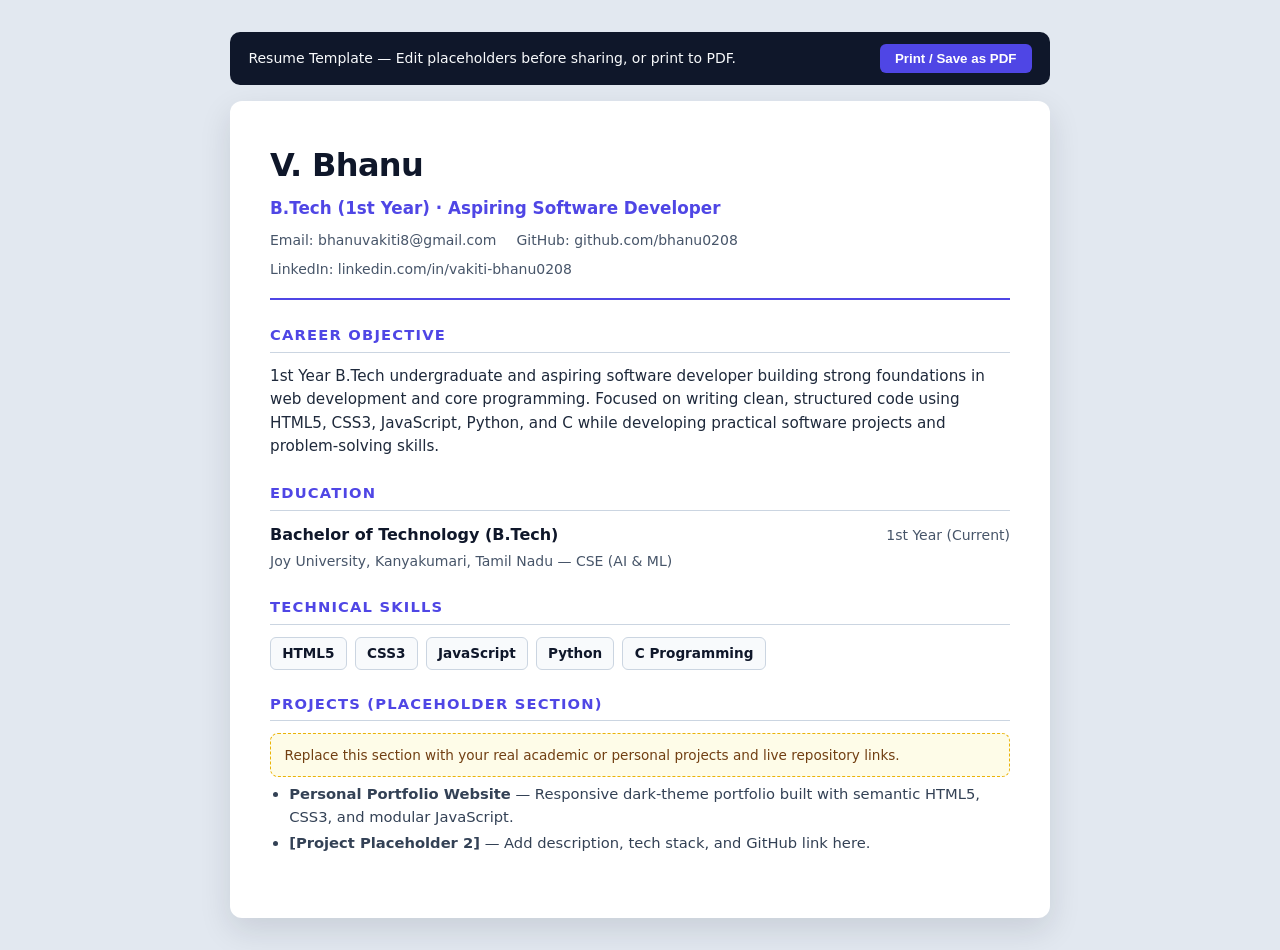
<file: assets/V_Bhanu_Resume.html>
<!DOCTYPE html>
<html lang="en">

<head>
  <meta charset="UTF-8" />
  <meta name="viewport" content="width=device-width, initial-scale=1.0" />
  <title>V. Bhanu — Resume Template</title>
  <style>
    :root {
      --ink: #0f172a;
      --muted: #475569;
      --accent: #4f46e5;
      --border: #cbd5e1;
      --surface: #f8fafc;
    }

    * {
      box-sizing: border-box;
      margin: 0;
      padding: 0;
    }

    body {
      font-family: 'Segoe UI', system-ui, -apple-system, sans-serif;
      color: var(--ink);
      background: #e2e8f0;
      line-height: 1.55;
      padding: 2rem 1rem;
    }

    .toolbar {
      max-width: 820px;
      margin: 0 auto 1rem;
      display: flex;
      justify-content: space-between;
      align-items: center;
      gap: 1rem;
      background: #0f172a;
      color: #f8fafc;
      padding: 0.75rem 1.15rem;
      border-radius: 10px;
      font-size: 0.875rem;
    }

    .toolbar button {
      background: #4f46e5;
      color: #fff;
      border: none;
      padding: 0.45rem 0.95rem;
      border-radius: 6px;
      font-weight: 600;
      cursor: pointer;
    }

    .sheet {
      max-width: 820px;
      margin: 0 auto;
      background: #ffffff;
      padding: 2.5rem;
      border-radius: 12px;
      box-shadow: 0 12px 32px rgba(15, 23, 42, 0.12);
    }

    header {
      border-bottom: 2px solid var(--accent);
      padding-bottom: 1.1rem;
      margin-bottom: 1.5rem;
    }

    h1 {
      font-size: 2rem;
      letter-spacing: -0.02em;
      margin-bottom: 0.25rem;
    }

    .subtitle {
      font-size: 1.05rem;
      font-weight: 600;
      color: var(--accent);
      margin-bottom: 0.55rem;
    }

    .contact-line {
      font-size: 0.875rem;
      color: var(--muted);
      display: flex;
      flex-wrap: wrap;
      gap: 0.45rem 1.25rem;
    }

    section {
      margin-bottom: 1.45rem;
    }

    h2 {
      font-size: 0.92rem;
      text-transform: uppercase;
      letter-spacing: 0.08em;
      color: var(--accent);
      border-bottom: 1px solid var(--border);
      padding-bottom: 0.3rem;
      margin-bottom: 0.75rem;
    }

    p {
      font-size: 0.95rem;
      color: #1e293b;
    }

    .row {
      display: flex;
      justify-content: space-between;
      align-items: baseline;
      flex-wrap: wrap;
      gap: 0.5rem;
      margin-bottom: 0.25rem;
    }

    .strong {
      font-weight: 700;
    }

    .meta {
      font-size: 0.875rem;
      color: var(--muted);
    }

    .skills-list {
      display: flex;
      flex-wrap: wrap;
      gap: 0.5rem;
      list-style: none;
    }

    .skills-list li {
      background: var(--surface);
      border: 1px solid var(--border);
      padding: 0.3rem 0.7rem;
      border-radius: 6px;
      font-size: 0.85rem;
      font-weight: 600;
    }

    ul.bullets {
      margin-left: 1.2rem;
      margin-top: 0.35rem;
      font-size: 0.92rem;
      color: #334155;
    }

    ul.bullets li+li {
      margin-top: 0.25rem;
    }

    .placeholder-note {
      background: #fefce8;
      border: 1px dashed #eab308;
      color: #713f12;
      padding: 0.65rem 0.85rem;
      border-radius: 8px;
      font-size: 0.85rem;
      margin-top: 0.5rem;
    }

    @media print {
      body {
        background: #fff;
        padding: 0;
      }

      .toolbar {
        display: none;
      }

      .sheet {
        box-shadow: none;
        padding: 0;
      }
    }
  </style>
</head>

<body>
  <div class="toolbar">
    <span>Resume Template — Edit placeholders before sharing, or print to PDF.</span>
    <button type="button" onclick="window.print()">Print / Save as PDF</button>
  </div>

  <main class="sheet">
    <header>
      <h1>V. Bhanu</h1>
      <p class="subtitle">B.Tech (1st Year) &middot; Aspiring Software Developer</p>
      <div class="contact-line">
        <span>Email: bhanuvakiti8@gmail.com</span>
        <span>GitHub: github.com/bhanu0208</span>
        <span>LinkedIn: linkedin.com/in/vakiti-bhanu0208</span>
      </div>
    </header>

    <section>
      <h2>Career Objective</h2>
      <p>
        1st Year B.Tech undergraduate and aspiring software developer building strong foundations in web development
        and core programming. Focused on writing clean, structured code using HTML5, CSS3, JavaScript, Python, and C
        while developing practical software projects and problem-solving skills.
      </p>
    </section>

    <section>
      <h2>Education</h2>
      <div class="row">
        <span class="strong">Bachelor of Technology (B.Tech)</span>
        <span class="meta">1st Year (Current)</span>
      </div>
      <p class="meta">Joy University, Kanyakumari, Tamil Nadu &mdash; CSE (AI &amp; ML)</p>
    </section>

    <section>
      <h2>Technical Skills</h2>
      <ul class="skills-list">
        <li>HTML5</li>
        <li>CSS3</li>
        <li>JavaScript</li>
        <li>Python</li>
        <li>C Programming</li>
      </ul>
    </section>

    <section>
      <h2>Projects (Placeholder Section)</h2>
      <div class="placeholder-note">
        Replace this section with your real academic or personal projects and live repository links.
      </div>
      <ul class="bullets">
        <li><strong>Personal Portfolio Website</strong> &mdash; Responsive dark-theme portfolio built with semantic
          HTML5, CSS3, and modular JavaScript.</li>
        <li><strong>[Project Placeholder 2]</strong> &mdash; Add description, tech stack, and GitHub link here.</li>
      </ul>
    </section>
  </main>
</body>

</html>
</file>
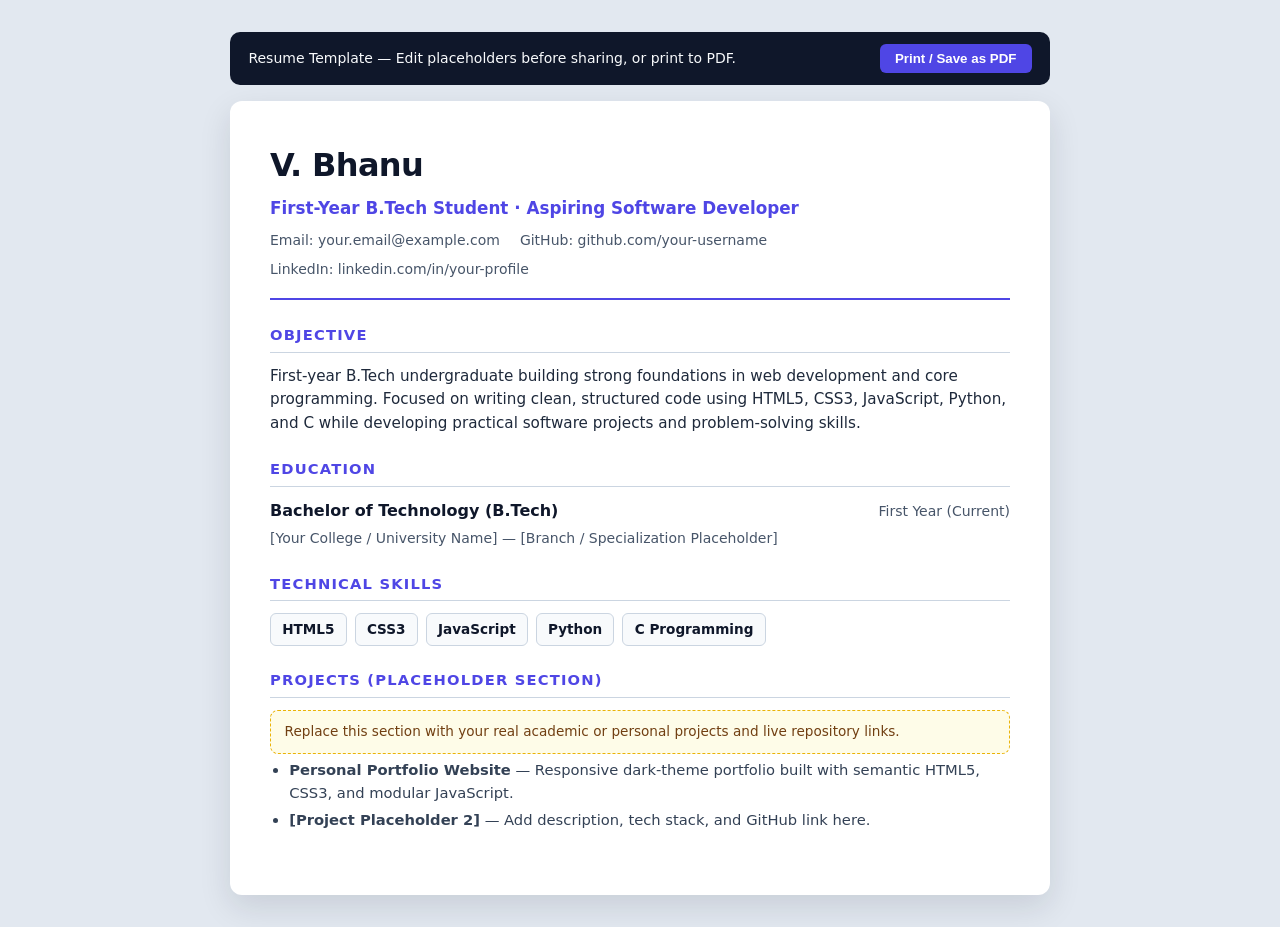
<file: vakiti_bhanu_portfolio/assets/V_Bhanu_Resume.html>
<!DOCTYPE html>
<html lang="en">
<head>
  <meta charset="UTF-8" />
  <meta name="viewport" content="width=device-width, initial-scale=1.0" />
  <title>V. Bhanu — Resume Template</title>
  <style>
    :root {
      --ink: #0f172a;
      --muted: #475569;
      --accent: #4f46e5;
      --border: #cbd5e1;
      --surface: #f8fafc;
    }

    * {
      box-sizing: border-box;
      margin: 0;
      padding: 0;
    }

    body {
      font-family: 'Segoe UI', system-ui, -apple-system, sans-serif;
      color: var(--ink);
      background: #e2e8f0;
      line-height: 1.55;
      padding: 2rem 1rem;
    }

    .toolbar {
      max-width: 820px;
      margin: 0 auto 1rem;
      display: flex;
      justify-content: space-between;
      align-items: center;
      gap: 1rem;
      background: #0f172a;
      color: #f8fafc;
      padding: 0.75rem 1.15rem;
      border-radius: 10px;
      font-size: 0.875rem;
    }

    .toolbar button {
      background: #4f46e5;
      color: #fff;
      border: none;
      padding: 0.45rem 0.95rem;
      border-radius: 6px;
      font-weight: 600;
      cursor: pointer;
    }

    .sheet {
      max-width: 820px;
      margin: 0 auto;
      background: #ffffff;
      padding: 2.5rem;
      border-radius: 12px;
      box-shadow: 0 12px 32px rgba(15, 23, 42, 0.12);
    }

    header {
      border-bottom: 2px solid var(--accent);
      padding-bottom: 1.1rem;
      margin-bottom: 1.5rem;
    }

    h1 {
      font-size: 2rem;
      letter-spacing: -0.02em;
      margin-bottom: 0.25rem;
    }

    .subtitle {
      font-size: 1.05rem;
      font-weight: 600;
      color: var(--accent);
      margin-bottom: 0.55rem;
    }

    .contact-line {
      font-size: 0.875rem;
      color: var(--muted);
      display: flex;
      flex-wrap: wrap;
      gap: 0.45rem 1.25rem;
    }

    section {
      margin-bottom: 1.45rem;
    }

    h2 {
      font-size: 0.92rem;
      text-transform: uppercase;
      letter-spacing: 0.08em;
      color: var(--accent);
      border-bottom: 1px solid var(--border);
      padding-bottom: 0.3rem;
      margin-bottom: 0.75rem;
    }

    p {
      font-size: 0.95rem;
      color: #1e293b;
    }

    .row {
      display: flex;
      justify-content: space-between;
      align-items: baseline;
      flex-wrap: wrap;
      gap: 0.5rem;
      margin-bottom: 0.25rem;
    }

    .strong {
      font-weight: 700;
    }

    .meta {
      font-size: 0.875rem;
      color: var(--muted);
    }

    .skills-list {
      display: flex;
      flex-wrap: wrap;
      gap: 0.5rem;
      list-style: none;
    }

    .skills-list li {
      background: var(--surface);
      border: 1px solid var(--border);
      padding: 0.3rem 0.7rem;
      border-radius: 6px;
      font-size: 0.85rem;
      font-weight: 600;
    }

    ul.bullets {
      margin-left: 1.2rem;
      margin-top: 0.35rem;
      font-size: 0.92rem;
      color: #334155;
    }

    ul.bullets li + li {
      margin-top: 0.25rem;
    }

    .placeholder-note {
      background: #fefce8;
      border: 1px dashed #eab308;
      color: #713f12;
      padding: 0.65rem 0.85rem;
      border-radius: 8px;
      font-size: 0.85rem;
      margin-top: 0.5rem;
    }

    @media print {
      body {
        background: #fff;
        padding: 0;
      }

      .toolbar {
        display: none;
      }

      .sheet {
        box-shadow: none;
        padding: 0;
      }
    }
  </style>
</head>
<body>
  <div class="toolbar">
    <span>Resume Template — Edit placeholders before sharing, or print to PDF.</span>
    <button type="button" onclick="window.print()">Print / Save as PDF</button>
  </div>

  <main class="sheet">
    <header>
      <h1>V. Bhanu</h1>
      <p class="subtitle">First-Year B.Tech Student &middot; Aspiring Software Developer</p>
      <div class="contact-line">
        <span>Email: your.email@example.com</span>
        <span>GitHub: github.com/your-username</span>
        <span>LinkedIn: linkedin.com/in/your-profile</span>
      </div>
    </header>

    <section>
      <h2>Objective</h2>
      <p>
        First-year B.Tech undergraduate building strong foundations in web development and core programming.
        Focused on writing clean, structured code using HTML5, CSS3, JavaScript, Python, and C while
        developing practical software projects and problem-solving skills.
      </p>
    </section>

    <section>
      <h2>Education</h2>
      <div class="row">
        <span class="strong">Bachelor of Technology (B.Tech)</span>
        <span class="meta">First Year (Current)</span>
      </div>
      <p class="meta">[Your College / University Name] &mdash; [Branch / Specialization Placeholder]</p>
    </section>

    <section>
      <h2>Technical Skills</h2>
      <ul class="skills-list">
        <li>HTML5</li>
        <li>CSS3</li>
        <li>JavaScript</li>
        <li>Python</li>
        <li>C Programming</li>
      </ul>
    </section>

    <section>
      <h2>Projects (Placeholder Section)</h2>
      <div class="placeholder-note">
        Replace this section with your real academic or personal projects and live repository links.
      </div>
      <ul class="bullets">
        <li><strong>Personal Portfolio Website</strong> &mdash; Responsive dark-theme portfolio built with semantic HTML5, CSS3, and modular JavaScript.</li>
        <li><strong>[Project Placeholder 2]</strong> &mdash; Add description, tech stack, and GitHub link here.</li>
      </ul>
    </section>
  </main>
</body>
</html>
</file>
<file: css/variables.css>
/* ==========================================================================
   Design Tokens — V. Bhanu Portfolio
   Dark obsidian surfaces paired with indigo, sky-cyan, and teal accents.
   ========================================================================== */

:root {
  /* Surface Palette */
  --bg-base: #07090e;
  --bg-surface: #0c101a;
  --bg-elevated: #121826;
  --bg-glass: rgba(13, 18, 30, 0.72);
  --bg-glass-hover: rgba(21, 29, 47, 0.85);

  /* Text Hierarchy */
  --text-primary: #f1f5f9;
  --text-secondary: #94a3b8;
  --text-muted: #64748b;

  /* Accent & Gradient System */
  --accent-indigo: #818cf8;
  --accent-indigo-strong: #6366f1;
  --accent-cyan: #38bdf8;
  --accent-teal: #2dd4bf;
  --accent-success: #34d399;
  --accent-danger: #f87171;
  --accent-warning: #fbbf24;

  --gradient-primary: linear-gradient(135deg, #6366f1 0%, #38bdf8 55%, #2dd4bf 100%);
  --gradient-text: linear-gradient(120deg, #e0e7ff 0%, #818cf8 35%, #38bdf8 72%, #2dd4bf 100%);
  --gradient-border: linear-gradient(135deg, rgba(129, 140, 248, 0.45), rgba(56, 189, 248, 0.35), rgba(45, 212, 191, 0.35));

  /* Borders & Hairlines */
  --border-subtle: rgba(148, 163, 184, 0.14);
  --border-medium: rgba(148, 163, 184, 0.24);
  --border-focus: rgba(56, 189, 248, 0.65);

  /* Shadows & Glows */
  --shadow-sm: 0 4px 16px rgba(0, 0, 0, 0.28);
  --shadow-md: 0 12px 32px rgba(0, 0, 0, 0.42);
  --shadow-lg: 0 24px 60px rgba(0, 0, 0, 0.56);
  --glow-primary: 0 10px 30px -6px rgba(99, 102, 241, 0.42), 0 4px 16px -4px rgba(56, 189, 248, 0.28);

  /* Typography */
  --font-display: 'Space Grotesk', system-ui, -apple-system, BlinkMacSystemFont, 'Segoe UI', sans-serif;
  --font-sans: 'Inter', system-ui, -apple-system, BlinkMacSystemFont, 'Segoe UI', sans-serif;
  --font-mono: 'JetBrains Mono', ui-monospace, SFMono-Regular, Menlo, Consolas, monospace;

  /* Type Scale */
  --text-xs: 0.75rem;
  --text-sm: 0.875rem;
  --text-base: 1rem;
  --text-lg: 1.125rem;
  --text-xl: 1.25rem;
  --text-2xl: 1.5rem;
  --text-3xl: clamp(1.75rem, 3vw, 2.25rem);
  --text-hero: clamp(2.35rem, 5vw, 3.85rem);

  /* Spacing & Layout */
  --container-max: 1180px;
  --nav-height: 74px;
  --section-py: clamp(4.5rem, 8vw, 7rem);

  /* Border Radii */
  --radius-sm: 8px;
  --radius-md: 12px;
  --radius-lg: 18px;
  --radius-xl: 24px;
  --radius-full: 9999px;

  /* Motion */
  --ease-out: cubic-bezier(0.22, 1, 0.36, 1);
  --transition-fast: 180ms var(--ease-out);
  --transition-base: 280ms var(--ease-out);
  --transition-slow: 520ms var(--ease-out);
}
</file>
<file: css/base.css>
/* ==========================================================================
   Base Styles, Typography, Buttons & Global Utilities
   ========================================================================== */

*,
*::before,
*::after {
  box-sizing: border-box;
  margin: 0;
  padding: 0;
}

html {
  font-size: 16px;
  scroll-behavior: smooth;
  scroll-padding-top: calc(var(--nav-height) + 1.5rem);
  color-scheme: dark;
}

body {
  min-height: 100vh;
  background-color: var(--bg-base);
  color: var(--text-primary);
  font-family: var(--font-sans);
  font-size: var(--text-base);
  line-height: 1.65;
  -webkit-font-smoothing: antialiased;
  -moz-osx-font-smoothing: grayscale;
  overflow-x: hidden;
  position: relative;
}

/* Subtle Ambient Mesh & Dot/Grid Background */
.bg-canvas {
  position: fixed;
  inset: 0;
  z-index: -1;
  pointer-events: none;
  overflow: hidden;
}

.bg-canvas::before {
  content: '';
  position: absolute;
  inset: 0;
  background-image:
    linear-gradient(to right, rgba(148, 163, 184, 0.035) 1px, transparent 1px),
    linear-gradient(to bottom, rgba(148, 163, 184, 0.035) 1px, transparent 1px);
  background-size: 56px 56px;
  mask-image: radial-gradient(ellipse 80% 60% at 50% 18%, #000 35%, transparent 100%);
  -webkit-mask-image: radial-gradient(ellipse 80% 60% at 50% 18%, #000 35%, transparent 100%);
}

.bg-orb {
  position: absolute;
  border-radius: 50%;
  filter: blur(110px);
  opacity: 0.24;
  will-change: transform;
}

.bg-orb--indigo {
  width: 520px;
  height: 520px;
  top: -140px;
  left: -120px;
  background: radial-gradient(circle, #6366f1 0%, transparent 70%);
}

.bg-orb--cyan {
  width: 480px;
  height: 480px;
  top: 22%;
  right: -140px;
  background: radial-gradient(circle, #38bdf8 0%, transparent 70%);
  opacity: 0.18;
}

.bg-orb--teal {
  width: 420px;
  height: 420px;
  bottom: 5%;
  left: 25%;
  background: radial-gradient(circle, #2dd4bf 0%, transparent 72%);
  opacity: 0.1;
}

img,
svg {
  display: block;
  max-width: 100%;
}

a {
  color: inherit;
  text-decoration: none;
}

button,
input,
textarea {
  font: inherit;
  color: inherit;
}

button {
  background: none;
  border: none;
  cursor: pointer;
}

ul,
ol {
  list-style: none;
}

/* Accessible Focus Styles */
:focus-visible {
  outline: 2px solid var(--accent-cyan);
  outline-offset: 3px;
}

.skip-link {
  position: fixed;
  top: -100px;
  left: 1rem;
  z-index: 1000;
  padding: 0.65rem 1.1rem;
  border-radius: var(--radius-sm);
  background: var(--accent-indigo-strong);
  color: #fff;
  font-weight: 600;
  font-size: var(--text-sm);
  transition: top var(--transition-fast);
}

.skip-link:focus {
  top: 1rem;
}

/* Typography Helpers */
h1,
h2,
h3,
h4 {
  font-family: var(--font-display);
  line-height: 1.2;
  letter-spacing: -0.025em;
  color: var(--text-primary);
}

.text-gradient {
  background: var(--gradient-text);
  -webkit-background-clip: text;
  background-clip: text;
  color: transparent;
}

.section-header {
  max-width: 680px;
  margin-bottom: 3rem;
}

.section-eyebrow {
  display: inline-flex;
  align-items: center;
  gap: 0.55rem;
  font-family: var(--font-mono);
  font-size: var(--text-xs);
  font-weight: 500;
  letter-spacing: 0.1em;
  text-transform: uppercase;
  color: var(--accent-cyan);
  margin-bottom: 0.85rem;
}

.section-eyebrow::before {
  content: '';
  width: 22px;
  height: 1.5px;
  background: var(--gradient-primary);
  border-radius: var(--radius-full);
}

.section-title {
  font-size: var(--text-3xl);
  font-weight: 700;
  margin-bottom: 0.9rem;
}

.section-subtitle {
  font-size: var(--text-lg);
  color: var(--text-secondary);
  line-height: 1.65;
}

/* Buttons & Interactive Controls */
.btn {
  display: inline-flex;
  align-items: center;
  justify-content: center;
  gap: 0.6rem;
  padding: 0.85rem 1.5rem;
  border-radius: var(--radius-md);
  font-weight: 600;
  font-size: var(--text-sm);
  letter-spacing: 0.01em;
  transition:
    transform var(--transition-fast),
    box-shadow var(--transition-base),
    background-color var(--transition-fast),
    border-color var(--transition-fast),
    color var(--transition-fast);
  position: relative;
  overflow: hidden;
  white-space: nowrap;
}

.btn svg {
  width: 18px;
  height: 18px;
  flex-shrink: 0;
  transition: transform var(--transition-fast);
}

.btn--sm {
  padding: 0.6rem 1.05rem;
  font-size: var(--text-xs);
  border-radius: var(--radius-sm);
}

.btn--primary {
  background: var(--gradient-primary);
  color: #060913;
  font-weight: 700;
  box-shadow: var(--glow-primary);
}

.btn--primary::before {
  content: '';
  position: absolute;
  inset: 0;
  background: linear-gradient(120deg, transparent 0%, rgba(255, 255, 255, 0.28) 50%, transparent 100%);
  transform: translateX(-110%);
  transition: transform 0.6s var(--ease-out);
}

.btn--primary:hover {
  transform: translateY(-2px);
  box-shadow: 0 14px 36px -4px rgba(99, 102, 241, 0.55), 0 6px 20px -4px rgba(56, 189, 248, 0.38);
}

.btn--primary:hover::before {
  transform: translateX(110%);
}

.btn--primary:active {
  transform: translateY(0);
}

.btn--secondary {
  background: rgba(18, 24, 38, 0.85);
  color: var(--text-primary);
  border: 1px solid var(--border-medium);
  backdrop-filter: blur(12px);
}

.btn--secondary:hover {
  transform: translateY(-2px);
  border-color: var(--accent-cyan);
  background: rgba(24, 34, 54, 0.95);
  box-shadow: var(--shadow-sm);
}

.btn--ghost {
  background: rgba(148, 163, 184, 0.06);
  color: var(--text-secondary);
  border: 1px solid var(--border-subtle);
}

.btn--ghost:hover {
  color: var(--text-primary);
  border-color: var(--border-medium);
  background: rgba(148, 163, 184, 0.12);
  transform: translateY(-1px);
}

.btn:hover svg.icon-arrow-right {
  transform: translateX(3px);
}

.btn:hover svg.icon-download {
  transform: translateY(2px);
}

.btn[disabled] {
  opacity: 0.65;
  cursor: not-allowed;
  transform: none;
}

/* Glass Surface Card */
.card {
  min-width: 0;
  background: var(--bg-glass);
  border: 1px solid var(--border-subtle);
  border-radius: var(--radius-lg);
  backdrop-filter: blur(16px);
  -webkit-backdrop-filter: blur(16px);
  box-shadow: var(--shadow-sm);
  transition:
    transform var(--transition-base),
    border-color var(--transition-base),
    background-color var(--transition-base),
    box-shadow var(--transition-base);
}

.card--interactive:hover {
  transform: translateY(-4px);
  border-color: rgba(129, 140, 248, 0.35);
  background: var(--bg-glass-hover);
  box-shadow: var(--shadow-md);
}

/* Pill / Tag */
.pill {
  display: inline-flex;
  align-items: center;
  gap: 0.4rem;
  padding: 0.3rem 0.72rem;
  border-radius: var(--radius-full);
  font-family: var(--font-mono);
  font-size: var(--text-xs);
  font-weight: 500;
  background: rgba(148, 163, 184, 0.08);
  color: var(--text-secondary);
  border: 1px solid var(--border-subtle);
}

.pill--accent {
  background: rgba(99, 102, 241, 0.14);
  color: #c7d2fe;
  border-color: rgba(129, 140, 248, 0.3);
}

.pill--placeholder {
  background: rgba(251, 191, 36, 0.1);
  color: #fde68a;
  border-color: rgba(251, 191, 36, 0.28);
}

/* Scroll Reveal Animation */
.reveal {
  opacity: 0;
  transform: translateY(22px);
  transition:
    opacity 0.65s var(--ease-out),
    transform 0.65s var(--ease-out);
  transition-delay: var(--reveal-delay, 0ms);
}

.reveal.is-visible {
  opacity: 1;
  transform: translateY(0);
}

/* Reduced Motion Support */
@media (prefers-reduced-motion: reduce) {
  html {
    scroll-behavior: auto;
  }

  *,
  *::before,
  *::after {
    animation-duration: 0.01ms !important;
    animation-iteration-count: 1 !important;
    transition-duration: 0.01ms !important;
  }

  .reveal {
    opacity: 1;
    transform: none;
  }
}
</file>
<file: css/layout.css>
/* ==========================================================================
   Layout, Navigation Header, Scroll Progress, Mobile Drawer & Footer
   ========================================================================== */

.container {
  width: 100%;
  max-width: var(--container-max);
  margin-inline: auto;
  padding-inline: clamp(1.15rem, 4vw, 2rem);
}

.section {
  padding-block: var(--section-py);
  position: relative;
}

.section--tinted {
  background: linear-gradient(180deg,
      rgba(12, 16, 26, 0) 0%,
      rgba(12, 16, 26, 0.6) 50%,
      rgba(12, 16, 26, 0) 100%);
}

/* Scroll Progress Line */
.scroll-progress {
  position: fixed;
  top: 0;
  left: 0;
  width: 100%;
  height: 2.5px;
  z-index: 120;
  background: transparent;
  pointer-events: none;
}

.scroll-progress__bar {
  height: 100%;
  width: 0%;
  background: var(--gradient-primary);
  box-shadow: 0 0 12px rgba(56, 189, 248, 0.7);
  transition: width 80ms linear;
}

/* Sticky Navbar */
.site-header {
  position: sticky;
  top: 0;
  z-index: 100;
  height: var(--nav-height);
  display: flex;
  align-items: center;
  transition:
    background-color var(--transition-base),
    border-color var(--transition-base),
    backdrop-filter var(--transition-base);
  border-bottom: 1px solid transparent;
}

.site-header.is-scrolled {
  background: rgba(7, 9, 14, 0.8);
  backdrop-filter: blur(18px);
  -webkit-backdrop-filter: blur(18px);
  border-bottom-color: var(--border-subtle);
}

.nav-wrapper {
  display: flex;
  align-items: center;
  justify-content: space-between;
  gap: 1.5rem;
}

/* Brand Monogram */
.brand {
  display: inline-flex;
  align-items: center;
  gap: 0.7rem;
  font-family: var(--font-display);
  font-weight: 700;
  font-size: 1.15rem;
  letter-spacing: -0.02em;
  color: var(--text-primary);
  flex-shrink: 0;
}

.brand__badge {
  width: 36px;
  height: 36px;
  border-radius: 10px;
  display: grid;
  place-items: center;
  font-family: var(--font-mono);
  font-size: 0.85rem;
  font-weight: 700;
  color: #060913;
  background: var(--gradient-primary);
  box-shadow: 0 4px 14px rgba(99, 102, 241, 0.35);
}

.brand__dot {
  color: var(--accent-cyan);
}

/* Desktop Navigation */
.nav-links {
  display: none;
  align-items: center;
  gap: 0.35rem;
  padding: 0.35rem;
  border-radius: var(--radius-full);
  background: rgba(18, 24, 38, 0.6);
  border: 1px solid var(--border-subtle);
}

.nav-link {
  padding: 0.48rem 0.95rem;
  border-radius: var(--radius-full);
  font-size: var(--text-sm);
  font-weight: 500;
  color: var(--text-secondary);
  transition:
    color var(--transition-fast),
    background-color var(--transition-fast);
}

.nav-link:hover {
  color: var(--text-primary);
}

.nav-link.is-active {
  color: var(--text-primary);
  background: rgba(99, 102, 241, 0.2);
  box-shadow: inset 0 0 0 1px rgba(129, 140, 248, 0.35);
}

.nav-actions {
  display: flex;
  align-items: center;
  gap: 0.75rem;
}

.nav-cta {
  display: none;
}

/* Mobile Menu Button */
.nav-toggle {
  width: 42px;
  height: 42px;
  border-radius: var(--radius-sm);
  border: 1px solid var(--border-subtle);
  background: rgba(18, 24, 38, 0.7);
  display: grid;
  place-items: center;
  color: var(--text-primary);
  transition: border-color var(--transition-fast), background-color var(--transition-fast);
}

.nav-toggle:hover {
  border-color: var(--border-medium);
  background: rgba(24, 34, 54, 0.9);
}

.nav-toggle svg {
  width: 22px;
  height: 22px;
}

/* Mobile Drawer Overlay */
.mobile-drawer {
  position: fixed;
  inset: 0;
  z-index: 150;
  pointer-events: none;
  visibility: hidden;
}

.mobile-drawer.is-open {
  pointer-events: auto;
  visibility: visible;
}

.mobile-drawer__backdrop {
  position: absolute;
  inset: 0;
  background: rgba(4, 6, 11, 0.74);
  backdrop-filter: blur(8px);
  opacity: 0;
  transition: opacity var(--transition-base);
}

.mobile-drawer.is-open .mobile-drawer__backdrop {
  opacity: 1;
}

.mobile-drawer__panel {
  position: absolute;
  top: 0;
  right: 0;
  width: min(320px, 86vw);
  height: 100%;
  overflow-y: auto;
  background: #0b101b;
  border-left: 1px solid var(--border-subtle);
  padding: 1.5rem;
  display: flex;
  flex-direction: column;
  gap: 1.5rem;
  transform: translateX(100%);
  transition: transform var(--transition-base);
}

.mobile-drawer.is-open .mobile-drawer__panel {
  transform: translateX(0);
}

.mobile-drawer__head {
  display: flex;
  align-items: center;
  justify-content: space-between;
  padding-bottom: 1rem;
  border-bottom: 1px solid var(--border-subtle);
}

.mobile-drawer__list {
  display: flex;
  flex-direction: column;
  gap: 0.4rem;
}

.mobile-drawer__link {
  display: flex;
  align-items: center;
  justify-content: space-between;
  padding: 0.85rem 1rem;
  border-radius: var(--radius-md);
  font-weight: 500;
  color: var(--text-secondary);
  transition: background-color var(--transition-fast), color var(--transition-fast);
}

.mobile-drawer__link:hover,
.mobile-drawer__link.is-active {
  background: rgba(99, 102, 241, 0.14);
  color: var(--text-primary);
}

.mobile-drawer__footer {
  margin-top: auto;
  padding-top: 1.25rem;
  border-top: 1px solid var(--border-subtle);
  display: flex;
  flex-direction: column;
  gap: 0.75rem;
}

/* Footer */
.site-footer {
  border-top: 1px solid var(--border-subtle);
  background: rgba(7, 9, 14, 0.9);
  padding-block: 2.5rem;
}

.footer-grid {
  display: flex;
  flex-direction: column;
  gap: 1.5rem;
  align-items: flex-start;
  justify-content: space-between;
}

.footer-meta {
  display: flex;
  flex-direction: column;
  gap: 0.45rem;
}

.footer-note {
  color: var(--text-muted);
  font-size: var(--text-sm);
}

.footer-links {
  display: flex;
  flex-wrap: wrap;
  gap: 1.25rem;
  align-items: center;
}

.footer-link {
  font-size: var(--text-sm);
  color: var(--text-secondary);
  transition: color var(--transition-fast);
}

.footer-link:hover {
  color: var(--accent-cyan);
}

.back-to-top {
  display: inline-flex;
  align-items: center;
  gap: 0.45rem;
  padding: 0.55rem 0.9rem;
  border-radius: var(--radius-full);
  border: 1px solid var(--border-subtle);
  background: rgba(18, 24, 38, 0.75);
  font-size: var(--text-xs);
  font-family: var(--font-mono);
  color: var(--text-secondary);
  transition: border-color var(--transition-fast), color var(--transition-fast), transform var(--transition-fast);
}

.back-to-top:hover {
  color: var(--text-primary);
  border-color: var(--accent-cyan);
  transform: translateY(-2px);
}

/* Breakpoints */
@media (min-width: 768px) {
  .footer-grid {
    flex-direction: row;
    align-items: center;
  }
}

@media (min-width: 960px) {
  .nav-links {
    display: flex;
  }

  .nav-cta {
    display: inline-flex;
  }

  .nav-toggle {
    display: none;
  }
}
</file>
<file: css/sections.css>
/* ==========================================================================
   Section-Specific Styles: Hero, About, Skills, Projects, Education, Contact
   ========================================================================== */

/* --------------------------------------------------------------------------
   1. Hero Section
   -------------------------------------------------------------------------- */
.hero {
  padding-top: clamp(2.5rem, 6vw, 4.5rem);
  padding-bottom: clamp(4rem, 8vw, 6.5rem);
  min-height: calc(100vh - var(--nav-height));
  display: flex;
  align-items: center;
}

.hero-grid {
  display: grid;
  grid-template-columns: 1fr;
  gap: clamp(2.5rem, 5vw, 4rem);
  align-items: center;
}

.hero-content {
  max-width: 640px;
  min-width: 0;
}

.hero-status {
  display: inline-flex;
  align-items: center;
  gap: 0.6rem;
  padding: 0.42rem 0.95rem;
  border-radius: var(--radius-full);
  background: rgba(18, 24, 38, 0.85);
  border: 1px solid rgba(56, 189, 248, 0.25);
  font-family: var(--font-mono);
  font-size: var(--text-xs);
  color: var(--text-secondary);
  margin-bottom: 1.5rem;
}

.hero-status__dot {
  width: 8px;
  height: 8px;
  border-radius: 50%;
  flex-shrink: 0;
  background: var(--accent-teal);
  box-shadow: 0 0 0 4px rgba(45, 212, 191, 0.18);
  animation: pulse-dot 2.4s ease-in-out infinite;
}

@keyframes pulse-dot {

  0%,
  100% {
    box-shadow: 0 0 0 3px rgba(45, 212, 191, 0.18);
  }

  50% {
    box-shadow: 0 0 0 7px rgba(45, 212, 191, 0.05);
  }
}

.hero-title {
  font-size: var(--text-hero);
  font-weight: 700;
  line-height: 1.08;
  letter-spacing: -0.035em;
  margin-bottom: 1rem;
}

.hero-headline {
  font-family: var(--font-display);
  font-size: clamp(1.15rem, 2.2vw, 1.45rem);
  font-weight: 500;
  color: var(--text-primary);
  margin-bottom: 1.15rem;
}

.hero-headline span {
  color: var(--accent-cyan);
}

.hero-description {
  font-size: var(--text-lg);
  color: var(--text-secondary);
  line-height: 1.72;
  margin-bottom: 2rem;
  max-width: 56ch;
}

.hero-actions {
  display: flex;
  flex-wrap: wrap;
  gap: 0.95rem;
  margin-bottom: 2.25rem;
}

.hero-meta-bar {
  display: flex;
  flex-wrap: wrap;
  align-items: center;
  gap: 1rem 1.75rem;
  padding-top: 1.5rem;
  border-top: 1px solid var(--border-subtle);
}

.hero-socials {
  display: flex;
  align-items: center;
  gap: 0.65rem;
}

.icon-btn {
  width: 40px;
  height: 40px;
  border-radius: var(--radius-md);
  border: 1px solid var(--border-subtle);
  background: rgba(18, 24, 38, 0.72);
  display: grid;
  place-items: center;
  color: var(--text-secondary);
  transition:
    color var(--transition-fast),
    border-color var(--transition-fast),
    transform var(--transition-fast),
    background-color var(--transition-fast);
}

.icon-btn:hover {
  color: var(--text-primary);
  border-color: var(--accent-cyan);
  background: rgba(56, 189, 248, 0.12);
  transform: translateY(-2px);
}

.icon-btn svg {
  width: 18px;
  height: 18px;
}

.hero-meta-note {
  font-family: var(--font-mono);
  font-size: var(--text-xs);
  color: var(--text-muted);
}

/* Profile Frame */
.hero-visual {
  display: flex;
  justify-content: center;
  position: relative;
}

.profile-frame {
  position: relative;
  width: min(360px, 100%);
  padding: 0.85rem;
  border-radius: var(--radius-xl);
  background: linear-gradient(160deg, rgba(24, 34, 58, 0.85), rgba(10, 14, 24, 0.9));
  border: 1px solid rgba(129, 140, 248, 0.25);
  box-shadow: var(--shadow-lg);
}

.profile-frame::before {
  content: '';
  position: absolute;
  inset: -1px;
  border-radius: inherit;
  padding: 1px;
  background: var(--gradient-border);
  -webkit-mask:
    linear-gradient(#fff 0 0) content-box,
    linear-gradient(#fff 0 0);
  -webkit-mask-composite: xor;
  mask-composite: exclude;
  pointer-events: none;
}

.profile-frame__media {
  position: relative;
  border-radius: calc(var(--radius-xl) - 8px);
  overflow: hidden;
  background: #0a0e18;
  aspect-ratio: 420 / 460;
}

.profile-frame__media::after {
  content: '';
  position: absolute;
  inset: 0;
  background: linear-gradient(to top, rgba(7, 9, 14, 0.5) 0%, transparent 42%);
  pointer-events: none;
}

.profile-frame__img {
  width: 100%;
  height: 100%;
  object-fit: cover;
  object-position: center 15%;
  transition: transform var(--transition-slow);
}

.profile-frame:hover .profile-frame__img {
  transform: scale(1.02);
}

.profile-chip {
  position: absolute;
  display: inline-flex;
  align-items: center;
  gap: 0.5rem;
  padding: 0.55rem 0.9rem;
  border-radius: var(--radius-md);
  background: rgba(11, 16, 29, 0.92);
  border: 1px solid var(--border-medium);
  backdrop-filter: blur(12px);
  box-shadow: var(--shadow-md);
  font-size: var(--text-xs);
  font-family: var(--font-mono);
  color: var(--text-primary);
}

.profile-chip--top {
  top: 1.5rem;
  left: -0.75rem;
}

.profile-chip--bottom {
  bottom: 1.5rem;
  right: -0.75rem;
}

.profile-chip__dot {
  width: 8px;
  height: 8px;
  border-radius: 50%;
  background: var(--accent-indigo);
}

/* --------------------------------------------------------------------------
   2. About Me Section
   -------------------------------------------------------------------------- */
.about-grid {
  display: grid;
  grid-template-columns: 1fr;
  gap: 2.25rem;
  align-items: start;
}

.about-story {
  padding: clamp(1.5rem, 3.5vw, 2.25rem);
}

.about-story__lead {
  font-size: var(--text-xl);
  font-weight: 600;
  font-family: var(--font-display);
  color: var(--text-primary);
  margin-bottom: 1.15rem;
  line-height: 1.45;
}

.about-story p+p {
  margin-top: 1rem;
  color: var(--text-secondary);
}

.about-facts {
  display: grid;
  grid-template-columns: repeat(auto-fit, minmax(min(170px, 100%), 1fr));
  gap: 0.95rem;
  margin-top: 1.75rem;
  padding-top: 1.5rem;
  border-top: 1px solid var(--border-subtle);
}

.about-fact__label {
  display: block;
  font-family: var(--font-mono);
  font-size: var(--text-xs);
  color: var(--text-muted);
  margin-bottom: 0.25rem;
}

.about-fact__value {
  font-weight: 600;
  color: var(--text-primary);
  font-size: var(--text-sm);
}

.about-pillars {
  display: grid;
  gap: 1.1rem;
}

.pillar-card {
  padding: 1.35rem 1.45rem;
  display: flex;
  gap: 1rem;
  align-items: flex-start;
}

.pillar-card__icon {
  width: 42px;
  height: 42px;
  border-radius: var(--radius-md);
  background: rgba(99, 102, 241, 0.14);
  border: 1px solid rgba(129, 140, 248, 0.28);
  display: grid;
  place-items: center;
  color: var(--accent-cyan);
  flex-shrink: 0;
}

.pillar-card__icon svg {
  width: 20px;
  height: 20px;
}

.pillar-card__title {
  font-size: var(--text-base);
  font-weight: 600;
  margin-bottom: 0.35rem;
}

.pillar-card__text {
  font-size: var(--text-sm);
  color: var(--text-secondary);
  line-height: 1.6;
}

/* --------------------------------------------------------------------------
   3. Skills Section
   -------------------------------------------------------------------------- */
.skills-toolbar {
  display: flex;
  flex-wrap: wrap;
  align-items: center;
  justify-content: space-between;
  gap: 1rem;
  margin-bottom: 2rem;
}

.filter-group {
  display: inline-flex;
  flex-wrap: wrap;
  gap: 0.45rem;
  padding: 0.35rem;
  border-radius: var(--radius-md);
  background: rgba(12, 16, 26, 0.85);
  border: 1px solid var(--border-subtle);
}

.filter-btn {
  padding: 0.48rem 0.95rem;
  border-radius: var(--radius-sm);
  font-size: var(--text-sm);
  font-weight: 500;
  color: var(--text-secondary);
  transition: background-color var(--transition-fast), color var(--transition-fast);
}

.filter-btn:hover {
  color: var(--text-primary);
}

.filter-btn.is-active {
  background: rgba(99, 102, 241, 0.22);
  color: var(--text-primary);
  box-shadow: inset 0 0 0 1px rgba(129, 140, 248, 0.38);
}

.skills-grid {
  display: grid;
  grid-template-columns: repeat(auto-fit, minmax(min(265px, 100%), 1fr));
  gap: 1.25rem;
}

.skill-card {
  padding: 1.5rem;
  display: flex;
  flex-direction: column;
  gap: 1rem;
}

.skill-card.is-hidden {
  display: none;
}

.skill-card__head {
  display: flex;
  align-items: center;
  justify-content: space-between;
  gap: 1rem;
}

.skill-card__identity {
  display: flex;
  align-items: center;
  gap: 0.85rem;
}

.skill-icon {
  width: 44px;
  height: 44px;
  border-radius: var(--radius-md);
  display: grid;
  place-items: center;
  font-family: var(--font-mono);
  font-weight: 700;
  font-size: var(--text-sm);
  border: 1px solid var(--border-subtle);
  background: rgba(18, 24, 38, 0.9);
}

.skill-icon--html {
  color: #fb923c;
  border-color: rgba(251, 146, 60, 0.3);
  background: rgba(251, 146, 60, 0.1);
}

.skill-icon--css {
  color: #38bdf8;
  border-color: rgba(56, 189, 248, 0.3);
  background: rgba(56, 189, 248, 0.1);
}

.skill-icon--js {
  color: #facc15;
  border-color: rgba(250, 204, 21, 0.3);
  background: rgba(250, 204, 21, 0.1);
}

.skill-icon--python {
  color: #34d399;
  border-color: rgba(52, 211, 153, 0.3);
  background: rgba(52, 211, 153, 0.1);
}

.skill-icon--c {
  color: #a78bfa;
  border-color: rgba(167, 139, 250, 0.3);
  background: rgba(167, 139, 250, 0.1);
}

.skill-card__name {
  font-size: var(--text-lg);
  font-weight: 600;
}

.skill-card__category {
  font-family: var(--font-mono);
  font-size: var(--text-xs);
  color: var(--text-muted);
}

.skill-card__desc {
  font-size: var(--text-sm);
  color: var(--text-secondary);
  line-height: 1.62;
}

.skill-tags {
  display: flex;
  flex-wrap: wrap;
  gap: 0.45rem;
  margin-top: auto;
}

/* --------------------------------------------------------------------------
   4. Projects Section
   -------------------------------------------------------------------------- */
.projects-notice {
  display: flex;
  align-items: center;
  gap: 0.75rem;
  padding: 0.85rem 1.15rem;
  border-radius: var(--radius-md);
  background: rgba(56, 189, 248, 0.08);
  border: 1px solid rgba(56, 189, 248, 0.24);
  color: var(--text-secondary);
  font-size: var(--text-sm);
  margin-bottom: 2rem;
}

.projects-notice svg {
  width: 18px;
  height: 18px;
  color: var(--accent-cyan);
  flex-shrink: 0;
}

.projects-grid {
  display: grid;
  grid-template-columns: repeat(auto-fit, minmax(min(300px, 100%), 1fr));
  gap: 1.5rem;
}

.project-card {
  display: flex;
  flex-direction: column;
  overflow: hidden;
}

.project-card__preview {
  position: relative;
  height: 184px;
  padding: 1.25rem;
  display: flex;
  flex-direction: column;
  justify-content: space-between;
  border-bottom: 1px solid var(--border-subtle);
  overflow: hidden;
}

.project-card__preview--indigo {
  background:
    radial-gradient(circle at 80% 20%, rgba(99, 102, 241, 0.35), transparent 60%),
    linear-gradient(145deg, #101627 0%, #090d16 100%);
}

.project-card__preview--cyan {
  background:
    radial-gradient(circle at 80% 20%, rgba(56, 189, 248, 0.32), transparent 60%),
    linear-gradient(145deg, #0d1826 0%, #090d16 100%);
}

.project-card__preview--teal {
  background:
    radial-gradient(circle at 80% 20%, rgba(45, 212, 191, 0.28), transparent 60%),
    linear-gradient(145deg, #0c1b1d 0%, #090d16 100%);
}

.project-card__top-row {
  display: flex;
  align-items: center;
  justify-content: space-between;
  gap: 0.5rem;
  z-index: 1;
}

.project-card__index {
  font-family: var(--font-mono);
  font-size: var(--text-xs);
  color: var(--text-muted);
}

.project-wireframe {
  z-index: 1;
  max-width: 100%;
  overflow-x: auto;
  border-radius: var(--radius-sm);
  border: 1px solid rgba(148, 163, 184, 0.16);
  background: rgba(7, 9, 14, 0.72);
  padding: 0.75rem 0.9rem;
  font-family: var(--font-mono);
  font-size: 0.72rem;
  color: #cbd5e1;
  line-height: 1.5;
  transition: transform var(--transition-base);
}

.project-card:hover .project-wireframe {
  transform: translateY(-3px);
}

.project-card__body {
  padding: 1.45rem;
  display: flex;
  flex-direction: column;
  flex: 1;
  gap: 0.95rem;
}

.project-card__title {
  font-size: var(--text-xl);
  font-weight: 600;
}

.project-card__desc {
  font-size: var(--text-sm);
  color: var(--text-secondary);
  line-height: 1.65;
}

.project-card__stack {
  display: flex;
  flex-wrap: wrap;
  gap: 0.45rem;
}

.project-card__actions {
  margin-top: auto;
  padding-top: 0.85rem;
  border-top: 1px solid var(--border-subtle);
  display: flex;
  flex-wrap: wrap;
  gap: 0.65rem;
}

/* --------------------------------------------------------------------------
   5. Education Section
   -------------------------------------------------------------------------- */
.education-timeline {
  position: relative;
  display: grid;
  gap: 1.5rem;
  padding-left: 1.75rem;
}

.education-timeline::before {
  content: '';
  position: absolute;
  top: 0.5rem;
  bottom: 0.5rem;
  left: 6px;
  width: 2px;
  background: linear-gradient(180deg, var(--accent-indigo) 0%, var(--accent-cyan) 60%, transparent 100%);
}

.education-card {
  position: relative;
  padding: clamp(1.5rem, 3.5vw, 2.2rem);
}

.education-card::before {
  content: '';
  position: absolute;
  left: -1.75rem;
  top: 2rem;
  width: 14px;
  height: 14px;
  border-radius: 50%;
  background: var(--gradient-primary);
  box-shadow: 0 0 0 5px rgba(56, 189, 248, 0.16);
}

.education-card__header {
  display: flex;
  flex-wrap: wrap;
  align-items: flex-start;
  justify-content: space-between;
  gap: 1rem;
  margin-bottom: 1.15rem;
}

.education-card__degree {
  font-size: var(--text-2xl);
  font-weight: 700;
  margin-bottom: 0.35rem;
}

.education-card__institution {
  display: inline-flex;
  align-items: center;
  gap: 0.5rem;
  color: var(--accent-cyan);
  font-weight: 500;
  font-size: var(--text-base);
}

.education-card__period {
  font-family: var(--font-mono);
  font-size: var(--text-xs);
  padding: 0.4rem 0.85rem;
  border-radius: var(--radius-full);
  background: rgba(99, 102, 241, 0.14);
  border: 1px solid rgba(129, 140, 248, 0.32);
  color: #e0e7ff;
}

.education-card__summary {
  color: var(--text-secondary);
  margin-bottom: 1.5rem;
  max-width: 72ch;
}

.education-details {
  display: grid;
  grid-template-columns: repeat(auto-fit, minmax(min(220px, 100%), 1fr));
  gap: 1rem;
  padding-top: 1.25rem;
  border-top: 1px solid var(--border-subtle);
}

.education-detail-item__label {
  display: block;
  font-family: var(--font-mono);
  font-size: var(--text-xs);
  color: var(--text-muted);
  margin-bottom: 0.3rem;
}

.education-detail-item__value {
  font-size: var(--text-sm);
  color: var(--text-primary);
  font-weight: 500;
}

/* --------------------------------------------------------------------------
   6. Contact Section
   -------------------------------------------------------------------------- */
.contact-grid {
  display: grid;
  grid-template-columns: 1fr;
  gap: 2rem;
  align-items: start;
}

.contact-channels {
  display: grid;
  gap: 1rem;
}

.contact-card {
  padding: 1.25rem 1.35rem;
  display: flex;
  align-items: center;
  justify-content: space-between;
  gap: 1rem;
}

.contact-card__main {
  display: flex;
  align-items: center;
  gap: 1rem;
  min-width: 0;
}

.contact-card .btn {
  flex-shrink: 0;
}

.contact-card__icon {
  width: 44px;
  height: 44px;
  border-radius: var(--radius-md);
  background: rgba(56, 189, 248, 0.1);
  border: 1px solid rgba(56, 189, 248, 0.25);
  display: grid;
  place-items: center;
  color: var(--accent-cyan);
  flex-shrink: 0;
}

.contact-card__icon svg {
  width: 20px;
  height: 20px;
}

.contact-card__label {
  display: block;
  font-family: var(--font-mono);
  font-size: var(--text-xs);
  color: var(--text-muted);
  margin-bottom: 0.15rem;
}

.contact-card__value {
  display: block;
  font-weight: 500;
  color: var(--text-primary);
  font-size: var(--text-sm);
  overflow: hidden;
  text-overflow: ellipsis;
  white-space: nowrap;
}

.contact-form-card {
  padding: clamp(1.5rem, 3.5vw, 2.25rem);
}

.contact-form {
  display: grid;
  gap: 1.2rem;
}

.form-row {
  display: grid;
  grid-template-columns: 1fr;
  gap: 1.2rem;
}

.form-field {
  display: flex;
  flex-direction: column;
  gap: 0.45rem;
}

.form-label {
  font-size: var(--text-sm);
  font-weight: 500;
  color: var(--text-primary);
}

.form-input {
  width: 100%;
  padding: 0.85rem 1rem;
  border-radius: var(--radius-md);
  background: rgba(7, 9, 14, 0.8);
  border: 1px solid var(--border-subtle);
  color: var(--text-primary);
  font-size: var(--text-sm);
  transition: border-color var(--transition-fast), box-shadow var(--transition-fast);
}

.form-input::placeholder {
  color: var(--text-muted);
}

.form-input:hover {
  border-color: var(--border-medium);
}

.form-input:focus {
  outline: none;
  border-color: var(--accent-cyan);
  box-shadow: 0 0 0 3px rgba(56, 189, 248, 0.18);
}

.form-input.is-invalid {
  border-color: var(--accent-danger);
}

.form-textarea {
  min-height: 140px;
  resize: vertical;
}

.form-error {
  font-size: var(--text-xs);
  color: var(--accent-danger);
  min-height: 1rem;
}

.form-honeypot {
  position: absolute;
  left: -9999px;
  opacity: 0;
  pointer-events: none;
}

.form-footer {
  display: flex;
  flex-wrap: wrap;
  align-items: center;
  justify-content: space-between;
  gap: 1rem;
}

.form-hint {
  font-size: var(--text-xs);
  color: var(--text-muted);
}

.form-status {
  padding: 0.9rem 1rem;
  border-radius: var(--radius-md);
  font-size: var(--text-sm);
  display: none;
  align-items: flex-start;
  gap: 0.65rem;
}

.form-status.is-visible {
  display: flex;
}

.form-status--success {
  background: rgba(52, 211, 153, 0.1);
  border: 1px solid rgba(52, 211, 153, 0.35);
  color: #a7f3d0;
}

.form-status--error {
  background: rgba(248, 113, 113, 0.1);
  border: 1px solid rgba(248, 113, 113, 0.35);
  color: #fecaca;
}

.form-status--info {
  background: rgba(56, 189, 248, 0.1);
  border: 1px solid rgba(56, 189, 248, 0.35);
  color: #bae6fd;
}

.form-fallback-link {
  display: inline-block;
  margin-top: 0.45rem;
  color: var(--accent-cyan);
  text-decoration: underline;
  font-weight: 600;
}

/* --------------------------------------------------------------------------
   Modal & Toast
   -------------------------------------------------------------------------- */
.modal {
  position: fixed;
  inset: 0;
  z-index: 200;
  display: grid;
  place-items: center;
  padding: 1.25rem;
  visibility: hidden;
  opacity: 0;
  transition: opacity var(--transition-base), visibility var(--transition-base);
}

.modal.is-open {
  visibility: visible;
  opacity: 1;
}

.modal__backdrop {
  position: absolute;
  inset: 0;
  background: rgba(4, 6, 11, 0.78);
  backdrop-filter: blur(8px);
}

.modal__dialog {
  position: relative;
  z-index: 1;
  width: min(620px, 100%);
  max-height: 88vh;
  overflow-y: auto;
  padding: clamp(1.5rem, 3.5vw, 2.2rem);
  background: #0d121f;
  border: 1px solid var(--border-medium);
  border-radius: var(--radius-xl);
  box-shadow: var(--shadow-lg);
  transform: translateY(14px) scale(0.98);
  transition: transform var(--transition-base);
}

.modal.is-open .modal__dialog {
  transform: translateY(0) scale(1);
}

.modal__header {
  display: flex;
  align-items: flex-start;
  justify-content: space-between;
  gap: 1rem;
  margin-bottom: 1.25rem;
}

.modal__title {
  font-size: var(--text-2xl);
  font-weight: 700;
  margin-top: 0.55rem;
}

.modal__body {
  display: grid;
  gap: 1.2rem;
  color: var(--text-secondary);
  font-size: var(--text-sm);
}

.modal__list {
  display: grid;
  gap: 0.55rem;
  padding-left: 0.25rem;
}

.modal__list li {
  display: flex;
  align-items: flex-start;
  gap: 0.6rem;
}

.modal__list li::before {
  content: '▹';
  color: var(--accent-cyan);
  font-weight: 700;
}

.modal__actions {
  display: flex;
  flex-wrap: wrap;
  gap: 0.75rem;
  margin-top: 1.5rem;
  padding-top: 1.25rem;
  border-top: 1px solid var(--border-subtle);
}

.toast {
  position: fixed;
  bottom: 1.5rem;
  right: 1.5rem;
  max-width: calc(100vw - 2rem);
  z-index: 250;
  padding: 0.85rem 1.2rem;
  border-radius: var(--radius-md);
  background: rgba(13, 18, 31, 0.96);
  border: 1px solid rgba(56, 189, 248, 0.4);
  color: var(--text-primary);
  font-size: var(--text-sm);
  box-shadow: var(--shadow-md);
  transform: translateY(18px);
  opacity: 0;
  pointer-events: none;
  transition: opacity var(--transition-fast), transform var(--transition-fast);
}

.toast.is-visible {
  opacity: 1;
  transform: translateY(0);
}

/* --------------------------------------------------------------------------
   Responsive Grid Adjustments
   -------------------------------------------------------------------------- */
@media (min-width: 640px) {
  .form-row {
    grid-template-columns: 1fr 1fr;
  }
}

@media (min-width: 900px) {
  .hero-grid {
    grid-template-columns: 1.25fr 0.9fr;
  }

  .about-grid {
    grid-template-columns: 1.15fr 0.85fr;
  }

  .contact-grid {
    grid-template-columns: 0.85fr 1.15fr;
  }
}

@media (max-width: 480px) {
  .profile-chip--top {
    left: 0.5rem;
    top: 0.75rem;
  }

  .profile-chip--bottom {
    right: 0.5rem;
    bottom: 0.75rem;
  }

  .education-timeline {
    padding-left: 1.35rem;
  }

  .education-card::before {
    left: -1.35rem;
  }

  .toast {
    left: 1rem;
    right: 1rem;
    bottom: 1rem;
  }
}

@media (max-width: 380px) {
  .contact-card {
    flex-wrap: wrap;
  }
}
</file>
<file: vakiti_bhanu_portfolio/css/variables.css>
/* ==========================================================================
   Design Tokens — V. Bhanu Portfolio
   Dark obsidian surfaces paired with indigo, sky-cyan, and teal accents.
   ========================================================================== */

:root {
  /* Surface Palette */
  --bg-base: #07090e;
  --bg-surface: #0c101a;
  --bg-elevated: #121826;
  --bg-glass: rgba(13, 18, 30, 0.72);
  --bg-glass-hover: rgba(21, 29, 47, 0.85);

  /* Text Hierarchy */
  --text-primary: #f1f5f9;
  --text-secondary: #94a3b8;
  --text-muted: #64748b;

  /* Accent & Gradient System */
  --accent-indigo: #818cf8;
  --accent-indigo-strong: #6366f1;
  --accent-cyan: #38bdf8;
  --accent-teal: #2dd4bf;
  --accent-success: #34d399;
  --accent-danger: #f87171;
  --accent-warning: #fbbf24;

  --gradient-primary: linear-gradient(135deg, #6366f1 0%, #38bdf8 55%, #2dd4bf 100%);
  --gradient-text: linear-gradient(120deg, #e0e7ff 0%, #818cf8 35%, #38bdf8 72%, #2dd4bf 100%);
  --gradient-border: linear-gradient(135deg, rgba(129, 140, 248, 0.45), rgba(56, 189, 248, 0.35), rgba(45, 212, 191, 0.35));

  /* Borders & Hairlines */
  --border-subtle: rgba(148, 163, 184, 0.14);
  --border-medium: rgba(148, 163, 184, 0.24);
  --border-focus: rgba(56, 189, 248, 0.65);

  /* Shadows & Glows */
  --shadow-sm: 0 4px 16px rgba(0, 0, 0, 0.28);
  --shadow-md: 0 12px 32px rgba(0, 0, 0, 0.42);
  --shadow-lg: 0 24px 60px rgba(0, 0, 0, 0.56);
  --glow-primary: 0 10px 30px -6px rgba(99, 102, 241, 0.42), 0 4px 16px -4px rgba(56, 189, 248, 0.28);

  /* Typography */
  --font-display: 'Space Grotesk', system-ui, -apple-system, BlinkMacSystemFont, 'Segoe UI', sans-serif;
  --font-sans: 'Inter', system-ui, -apple-system, BlinkMacSystemFont, 'Segoe UI', sans-serif;
  --font-mono: 'JetBrains Mono', ui-monospace, SFMono-Regular, Menlo, Consolas, monospace;

  /* Type Scale */
  --text-xs: 0.75rem;
  --text-sm: 0.875rem;
  --text-base: 1rem;
  --text-lg: 1.125rem;
  --text-xl: 1.25rem;
  --text-2xl: 1.5rem;
  --text-3xl: clamp(1.75rem, 3vw, 2.25rem);
  --text-hero: clamp(2.35rem, 5vw, 3.85rem);

  /* Spacing & Layout */
  --container-max: 1180px;
  --nav-height: 74px;
  --section-py: clamp(4.5rem, 8vw, 7rem);

  /* Border Radii */
  --radius-sm: 8px;
  --radius-md: 12px;
  --radius-lg: 18px;
  --radius-xl: 24px;
  --radius-full: 9999px;

  /* Motion */
  --ease-out: cubic-bezier(0.22, 1, 0.36, 1);
  --transition-fast: 180ms var(--ease-out);
  --transition-base: 280ms var(--ease-out);
  --transition-slow: 520ms var(--ease-out);
}
</file>
<file: vakiti_bhanu_portfolio/css/base.css>
/* ==========================================================================
   Base Styles, Typography, Buttons & Global Utilities
   ========================================================================== */

*,
*::before,
*::after {
  box-sizing: border-box;
  margin: 0;
  padding: 0;
}

html {
  font-size: 16px;
  scroll-behavior: smooth;
  scroll-padding-top: calc(var(--nav-height) + 1.5rem);
  color-scheme: dark;
}

body {
  min-height: 100vh;
  background-color: var(--bg-base);
  color: var(--text-primary);
  font-family: var(--font-sans);
  font-size: var(--text-base);
  line-height: 1.65;
  -webkit-font-smoothing: antialiased;
  -moz-osx-font-smoothing: grayscale;
  overflow-x: hidden;
  position: relative;
}

/* Subtle Ambient Mesh & Dot/Grid Background */
.bg-canvas {
  position: fixed;
  inset: 0;
  z-index: -1;
  pointer-events: none;
  overflow: hidden;
}

.bg-canvas::before {
  content: '';
  position: absolute;
  inset: 0;
  background-image:
    linear-gradient(to right, rgba(148, 163, 184, 0.035) 1px, transparent 1px),
    linear-gradient(to bottom, rgba(148, 163, 184, 0.035) 1px, transparent 1px);
  background-size: 56px 56px;
  mask-image: radial-gradient(ellipse 80% 60% at 50% 18%, #000 35%, transparent 100%);
  -webkit-mask-image: radial-gradient(ellipse 80% 60% at 50% 18%, #000 35%, transparent 100%);
}

.bg-orb {
  position: absolute;
  border-radius: 50%;
  filter: blur(110px);
  opacity: 0.24;
  will-change: transform;
}

.bg-orb--indigo {
  width: 520px;
  height: 520px;
  top: -140px;
  left: -120px;
  background: radial-gradient(circle, #6366f1 0%, transparent 70%);
}

.bg-orb--cyan {
  width: 480px;
  height: 480px;
  top: 22%;
  right: -140px;
  background: radial-gradient(circle, #38bdf8 0%, transparent 70%);
  opacity: 0.18;
}

.bg-orb--teal {
  width: 420px;
  height: 420px;
  bottom: 5%;
  left: 25%;
  background: radial-gradient(circle, #2dd4bf 0%, transparent 72%);
  opacity: 0.1;
}

img,
svg {
  display: block;
  max-width: 100%;
}

a {
  color: inherit;
  text-decoration: none;
}

button,
input,
textarea {
  font: inherit;
  color: inherit;
}

button {
  background: none;
  border: none;
  cursor: pointer;
}

ul,
ol {
  list-style: none;
}

/* Accessible Focus Styles */
:focus-visible {
  outline: 2px solid var(--accent-cyan);
  outline-offset: 3px;
}

.skip-link {
  position: fixed;
  top: -100px;
  left: 1rem;
  z-index: 1000;
  padding: 0.65rem 1.1rem;
  border-radius: var(--radius-sm);
  background: var(--accent-indigo-strong);
  color: #fff;
  font-weight: 600;
  font-size: var(--text-sm);
  transition: top var(--transition-fast);
}

.skip-link:focus {
  top: 1rem;
}

/* Typography Helpers */
h1,
h2,
h3,
h4 {
  font-family: var(--font-display);
  line-height: 1.2;
  letter-spacing: -0.025em;
  color: var(--text-primary);
}

.text-gradient {
  background: var(--gradient-text);
  -webkit-background-clip: text;
  background-clip: text;
  color: transparent;
}

.section-header {
  max-width: 680px;
  margin-bottom: 3rem;
}

.section-eyebrow {
  display: inline-flex;
  align-items: center;
  gap: 0.55rem;
  font-family: var(--font-mono);
  font-size: var(--text-xs);
  font-weight: 500;
  letter-spacing: 0.1em;
  text-transform: uppercase;
  color: var(--accent-cyan);
  margin-bottom: 0.85rem;
}

.section-eyebrow::before {
  content: '';
  width: 22px;
  height: 1.5px;
  background: var(--gradient-primary);
  border-radius: var(--radius-full);
}

.section-title {
  font-size: var(--text-3xl);
  font-weight: 700;
  margin-bottom: 0.9rem;
}

.section-subtitle {
  font-size: var(--text-lg);
  color: var(--text-secondary);
  line-height: 1.65;
}

/* Buttons & Interactive Controls */
.btn {
  display: inline-flex;
  align-items: center;
  justify-content: center;
  gap: 0.6rem;
  padding: 0.85rem 1.5rem;
  border-radius: var(--radius-md);
  font-weight: 600;
  font-size: var(--text-sm);
  letter-spacing: 0.01em;
  transition:
    transform var(--transition-fast),
    box-shadow var(--transition-base),
    background-color var(--transition-fast),
    border-color var(--transition-fast),
    color var(--transition-fast);
  position: relative;
  overflow: hidden;
  white-space: nowrap;
}

.btn svg {
  width: 18px;
  height: 18px;
  flex-shrink: 0;
  transition: transform var(--transition-fast);
}

.btn--sm {
  padding: 0.6rem 1.05rem;
  font-size: var(--text-xs);
  border-radius: var(--radius-sm);
}

.btn--primary {
  background: var(--gradient-primary);
  color: #060913;
  font-weight: 700;
  box-shadow: var(--glow-primary);
}

.btn--primary::before {
  content: '';
  position: absolute;
  inset: 0;
  background: linear-gradient(120deg, transparent 0%, rgba(255, 255, 255, 0.28) 50%, transparent 100%);
  transform: translateX(-110%);
  transition: transform 0.6s var(--ease-out);
}

.btn--primary:hover {
  transform: translateY(-2px);
  box-shadow: 0 14px 36px -4px rgba(99, 102, 241, 0.55), 0 6px 20px -4px rgba(56, 189, 248, 0.38);
}

.btn--primary:hover::before {
  transform: translateX(110%);
}

.btn--primary:active {
  transform: translateY(0);
}

.btn--secondary {
  background: rgba(18, 24, 38, 0.85);
  color: var(--text-primary);
  border: 1px solid var(--border-medium);
  backdrop-filter: blur(12px);
}

.btn--secondary:hover {
  transform: translateY(-2px);
  border-color: var(--accent-cyan);
  background: rgba(24, 34, 54, 0.95);
  box-shadow: var(--shadow-sm);
}

.btn--ghost {
  background: rgba(148, 163, 184, 0.06);
  color: var(--text-secondary);
  border: 1px solid var(--border-subtle);
}

.btn--ghost:hover {
  color: var(--text-primary);
  border-color: var(--border-medium);
  background: rgba(148, 163, 184, 0.12);
  transform: translateY(-1px);
}

.btn:hover svg.icon-arrow-right {
  transform: translateX(3px);
}

.btn:hover svg.icon-download {
  transform: translateY(2px);
}

.btn[disabled] {
  opacity: 0.65;
  cursor: not-allowed;
  transform: none;
}

/* Glass Surface Card */
.card {
  background: var(--bg-glass);
  border: 1px solid var(--border-subtle);
  border-radius: var(--radius-lg);
  backdrop-filter: blur(16px);
  -webkit-backdrop-filter: blur(16px);
  box-shadow: var(--shadow-sm);
  transition:
    transform var(--transition-base),
    border-color var(--transition-base),
    background-color var(--transition-base),
    box-shadow var(--transition-base);
}

.card--interactive:hover {
  transform: translateY(-4px);
  border-color: rgba(129, 140, 248, 0.35);
  background: var(--bg-glass-hover);
  box-shadow: var(--shadow-md);
}

/* Pill / Tag */
.pill {
  display: inline-flex;
  align-items: center;
  gap: 0.4rem;
  padding: 0.3rem 0.72rem;
  border-radius: var(--radius-full);
  font-family: var(--font-mono);
  font-size: var(--text-xs);
  font-weight: 500;
  background: rgba(148, 163, 184, 0.08);
  color: var(--text-secondary);
  border: 1px solid var(--border-subtle);
}

.pill--accent {
  background: rgba(99, 102, 241, 0.14);
  color: #c7d2fe;
  border-color: rgba(129, 140, 248, 0.3);
}

.pill--placeholder {
  background: rgba(251, 191, 36, 0.1);
  color: #fde68a;
  border-color: rgba(251, 191, 36, 0.28);
}

/* Scroll Reveal Animation */
.reveal {
  opacity: 0;
  transform: translateY(22px);
  transition:
    opacity 0.65s var(--ease-out),
    transform 0.65s var(--ease-out);
  transition-delay: var(--reveal-delay, 0ms);
}

.reveal.is-visible {
  opacity: 1;
  transform: translateY(0);
}

/* Reduced Motion Support */
@media (prefers-reduced-motion: reduce) {
  html {
    scroll-behavior: auto;
  }

  *,
  *::before,
  *::after {
    animation-duration: 0.01ms !important;
    animation-iteration-count: 1 !important;
    transition-duration: 0.01ms !important;
  }

  .reveal {
    opacity: 1;
    transform: none;
  }
}
</file>
<file: vakiti_bhanu_portfolio/css/layout.css>
/* ==========================================================================
   Layout, Navigation Header, Scroll Progress, Mobile Drawer & Footer
   ========================================================================== */

.container {
  width: 100%;
  max-width: var(--container-max);
  margin-inline: auto;
  padding-inline: clamp(1.15rem, 4vw, 2rem);
}

.section {
  padding-block: var(--section-py);
  position: relative;
}

.section--tinted {
  background: linear-gradient(
    180deg,
    rgba(12, 16, 26, 0) 0%,
    rgba(12, 16, 26, 0.6) 50%,
    rgba(12, 16, 26, 0) 100%
  );
}

/* Scroll Progress Line */
.scroll-progress {
  position: fixed;
  top: 0;
  left: 0;
  width: 100%;
  height: 2.5px;
  z-index: 120;
  background: transparent;
  pointer-events: none;
}

.scroll-progress__bar {
  height: 100%;
  width: 0%;
  background: var(--gradient-primary);
  box-shadow: 0 0 12px rgba(56, 189, 248, 0.7);
  transition: width 80ms linear;
}

/* Sticky Navbar */
.site-header {
  position: sticky;
  top: 0;
  z-index: 100;
  height: var(--nav-height);
  display: flex;
  align-items: center;
  transition:
    background-color var(--transition-base),
    border-color var(--transition-base),
    backdrop-filter var(--transition-base);
  border-bottom: 1px solid transparent;
}

.site-header.is-scrolled {
  background: rgba(7, 9, 14, 0.8);
  backdrop-filter: blur(18px);
  -webkit-backdrop-filter: blur(18px);
  border-bottom-color: var(--border-subtle);
}

.nav-wrapper {
  display: flex;
  align-items: center;
  justify-content: space-between;
  gap: 1.5rem;
}

/* Brand Monogram */
.brand {
  display: inline-flex;
  align-items: center;
  gap: 0.7rem;
  font-family: var(--font-display);
  font-weight: 700;
  font-size: 1.15rem;
  letter-spacing: -0.02em;
  color: var(--text-primary);
  flex-shrink: 0;
}

.brand__badge {
  width: 36px;
  height: 36px;
  border-radius: 10px;
  display: grid;
  place-items: center;
  font-family: var(--font-mono);
  font-size: 0.85rem;
  font-weight: 700;
  color: #060913;
  background: var(--gradient-primary);
  box-shadow: 0 4px 14px rgba(99, 102, 241, 0.35);
}

.brand__dot {
  color: var(--accent-cyan);
}

/* Desktop Navigation */
.nav-links {
  display: none;
  align-items: center;
  gap: 0.35rem;
  padding: 0.35rem;
  border-radius: var(--radius-full);
  background: rgba(18, 24, 38, 0.6);
  border: 1px solid var(--border-subtle);
}

.nav-link {
  padding: 0.48rem 0.95rem;
  border-radius: var(--radius-full);
  font-size: var(--text-sm);
  font-weight: 500;
  color: var(--text-secondary);
  transition:
    color var(--transition-fast),
    background-color var(--transition-fast);
}

.nav-link:hover {
  color: var(--text-primary);
}

.nav-link.is-active {
  color: var(--text-primary);
  background: rgba(99, 102, 241, 0.2);
  box-shadow: inset 0 0 0 1px rgba(129, 140, 248, 0.35);
}

.nav-actions {
  display: flex;
  align-items: center;
  gap: 0.75rem;
}

.nav-cta {
  display: none;
}

/* Mobile Menu Button */
.nav-toggle {
  width: 42px;
  height: 42px;
  border-radius: var(--radius-sm);
  border: 1px solid var(--border-subtle);
  background: rgba(18, 24, 38, 0.7);
  display: grid;
  place-items: center;
  color: var(--text-primary);
  transition: border-color var(--transition-fast), background-color var(--transition-fast);
}

.nav-toggle:hover {
  border-color: var(--border-medium);
  background: rgba(24, 34, 54, 0.9);
}

.nav-toggle svg {
  width: 22px;
  height: 22px;
}

/* Mobile Drawer Overlay */
.mobile-drawer {
  position: fixed;
  inset: 0;
  z-index: 150;
  pointer-events: none;
  visibility: hidden;
}

.mobile-drawer.is-open {
  pointer-events: auto;
  visibility: visible;
}

.mobile-drawer__backdrop {
  position: absolute;
  inset: 0;
  background: rgba(4, 6, 11, 0.74);
  backdrop-filter: blur(8px);
  opacity: 0;
  transition: opacity var(--transition-base);
}

.mobile-drawer.is-open .mobile-drawer__backdrop {
  opacity: 1;
}

.mobile-drawer__panel {
  position: absolute;
  top: 0;
  right: 0;
  width: min(320px, 86vw);
  height: 100%;
  background: #0b101b;
  border-left: 1px solid var(--border-subtle);
  padding: 1.5rem;
  display: flex;
  flex-direction: column;
  gap: 1.5rem;
  transform: translateX(100%);
  transition: transform var(--transition-base);
}

.mobile-drawer.is-open .mobile-drawer__panel {
  transform: translateX(0);
}

.mobile-drawer__head {
  display: flex;
  align-items: center;
  justify-content: space-between;
  padding-bottom: 1rem;
  border-bottom: 1px solid var(--border-subtle);
}

.mobile-drawer__list {
  display: flex;
  flex-direction: column;
  gap: 0.4rem;
}

.mobile-drawer__link {
  display: flex;
  align-items: center;
  justify-content: space-between;
  padding: 0.85rem 1rem;
  border-radius: var(--radius-md);
  font-weight: 500;
  color: var(--text-secondary);
  transition: background-color var(--transition-fast), color var(--transition-fast);
}

.mobile-drawer__link:hover,
.mobile-drawer__link.is-active {
  background: rgba(99, 102, 241, 0.14);
  color: var(--text-primary);
}

.mobile-drawer__footer {
  margin-top: auto;
  padding-top: 1.25rem;
  border-top: 1px solid var(--border-subtle);
  display: flex;
  flex-direction: column;
  gap: 0.75rem;
}

/* Footer */
.site-footer {
  border-top: 1px solid var(--border-subtle);
  background: rgba(7, 9, 14, 0.9);
  padding-block: 2.5rem;
}

.footer-grid {
  display: flex;
  flex-direction: column;
  gap: 1.5rem;
  align-items: flex-start;
  justify-content: space-between;
}

.footer-meta {
  display: flex;
  flex-direction: column;
  gap: 0.45rem;
}

.footer-note {
  color: var(--text-muted);
  font-size: var(--text-sm);
}

.footer-links {
  display: flex;
  flex-wrap: wrap;
  gap: 1.25rem;
  align-items: center;
}

.footer-link {
  font-size: var(--text-sm);
  color: var(--text-secondary);
  transition: color var(--transition-fast);
}

.footer-link:hover {
  color: var(--accent-cyan);
}

.back-to-top {
  display: inline-flex;
  align-items: center;
  gap: 0.45rem;
  padding: 0.55rem 0.9rem;
  border-radius: var(--radius-full);
  border: 1px solid var(--border-subtle);
  background: rgba(18, 24, 38, 0.75);
  font-size: var(--text-xs);
  font-family: var(--font-mono);
  color: var(--text-secondary);
  transition: border-color var(--transition-fast), color var(--transition-fast), transform var(--transition-fast);
}

.back-to-top:hover {
  color: var(--text-primary);
  border-color: var(--accent-cyan);
  transform: translateY(-2px);
}

/* Breakpoints */
@media (min-width: 768px) {
  .footer-grid {
    flex-direction: row;
    align-items: center;
  }
}

@media (min-width: 960px) {
  .nav-links {
    display: flex;
  }

  .nav-cta {
    display: inline-flex;
  }

  .nav-toggle {
    display: none;
  }
}
</file>
<file: vakiti_bhanu_portfolio/css/sections.css>
/* ==========================================================================
   Section-Specific Styles: Hero, About, Skills, Projects, Education, Contact
   ========================================================================== */

/* --------------------------------------------------------------------------
   1. Hero Section
   -------------------------------------------------------------------------- */
.hero {
  padding-top: clamp(2.5rem, 6vw, 4.5rem);
  padding-bottom: clamp(4rem, 8vw, 6.5rem);
  min-height: calc(100vh - var(--nav-height));
  display: flex;
  align-items: center;
}

.hero-grid {
  display: grid;
  grid-template-columns: 1fr;
  gap: clamp(2.5rem, 5vw, 4rem);
  align-items: center;
}

.hero-content {
  max-width: 640px;
}

.hero-status {
  display: inline-flex;
  align-items: center;
  gap: 0.6rem;
  padding: 0.42rem 0.95rem;
  border-radius: var(--radius-full);
  background: rgba(18, 24, 38, 0.85);
  border: 1px solid rgba(56, 189, 248, 0.25);
  font-family: var(--font-mono);
  font-size: var(--text-xs);
  color: var(--text-secondary);
  margin-bottom: 1.5rem;
}

.hero-status__dot {
  width: 8px;
  height: 8px;
  border-radius: 50%;
  background: var(--accent-teal);
  box-shadow: 0 0 0 4px rgba(45, 212, 191, 0.18);
  animation: pulse-dot 2.4s ease-in-out infinite;
}

@keyframes pulse-dot {
  0%,
  100% {
    box-shadow: 0 0 0 3px rgba(45, 212, 191, 0.18);
  }
  50% {
    box-shadow: 0 0 0 7px rgba(45, 212, 191, 0.05);
  }
}

.hero-title {
  font-size: var(--text-hero);
  font-weight: 700;
  line-height: 1.08;
  letter-spacing: -0.035em;
  margin-bottom: 1rem;
}

.hero-headline {
  font-family: var(--font-display);
  font-size: clamp(1.15rem, 2.2vw, 1.45rem);
  font-weight: 500;
  color: var(--text-primary);
  margin-bottom: 1.15rem;
}

.hero-headline span {
  color: var(--accent-cyan);
}

.hero-description {
  font-size: var(--text-lg);
  color: var(--text-secondary);
  line-height: 1.72;
  margin-bottom: 2rem;
  max-width: 56ch;
}

.hero-actions {
  display: flex;
  flex-wrap: wrap;
  gap: 0.95rem;
  margin-bottom: 2.25rem;
}

.hero-meta-bar {
  display: flex;
  flex-wrap: wrap;
  align-items: center;
  gap: 1rem 1.75rem;
  padding-top: 1.5rem;
  border-top: 1px solid var(--border-subtle);
}

.hero-socials {
  display: flex;
  align-items: center;
  gap: 0.65rem;
}

.icon-btn {
  width: 40px;
  height: 40px;
  border-radius: var(--radius-md);
  border: 1px solid var(--border-subtle);
  background: rgba(18, 24, 38, 0.72);
  display: grid;
  place-items: center;
  color: var(--text-secondary);
  transition:
    color var(--transition-fast),
    border-color var(--transition-fast),
    transform var(--transition-fast),
    background-color var(--transition-fast);
}

.icon-btn:hover {
  color: var(--text-primary);
  border-color: var(--accent-cyan);
  background: rgba(56, 189, 248, 0.12);
  transform: translateY(-2px);
}

.icon-btn svg {
  width: 18px;
  height: 18px;
}

.hero-meta-note {
  font-family: var(--font-mono);
  font-size: var(--text-xs);
  color: var(--text-muted);
}

/* Profile Frame */
.hero-visual {
  display: flex;
  justify-content: center;
  position: relative;
}

.profile-frame {
  position: relative;
  width: min(360px, 100%);
  padding: 0.85rem;
  border-radius: var(--radius-xl);
  background: linear-gradient(160deg, rgba(24, 34, 58, 0.85), rgba(10, 14, 24, 0.9));
  border: 1px solid rgba(129, 140, 248, 0.25);
  box-shadow: var(--shadow-lg);
}

.profile-frame::before {
  content: '';
  position: absolute;
  inset: -1px;
  border-radius: inherit;
  padding: 1px;
  background: var(--gradient-border);
  -webkit-mask:
    linear-gradient(#fff 0 0) content-box,
    linear-gradient(#fff 0 0);
  -webkit-mask-composite: xor;
  mask-composite: exclude;
  pointer-events: none;
}

.profile-frame__media {
  position: relative;
  border-radius: calc(var(--radius-xl) - 8px);
  overflow: hidden;
  background: #0a0e18;
  aspect-ratio: 420 / 460;
}

.profile-frame__img {
  width: 100%;
  height: 100%;
  object-fit: cover;
  transition: transform var(--transition-slow);
}

.profile-frame:hover .profile-frame__img {
  transform: scale(1.02);
}

.profile-chip {
  position: absolute;
  display: inline-flex;
  align-items: center;
  gap: 0.5rem;
  padding: 0.55rem 0.9rem;
  border-radius: var(--radius-md);
  background: rgba(11, 16, 29, 0.92);
  border: 1px solid var(--border-medium);
  backdrop-filter: blur(12px);
  box-shadow: var(--shadow-md);
  font-size: var(--text-xs);
  font-family: var(--font-mono);
  color: var(--text-primary);
}

.profile-chip--top {
  top: 1.5rem;
  left: -0.75rem;
}

.profile-chip--bottom {
  bottom: 1.5rem;
  right: -0.75rem;
}

.profile-chip__dot {
  width: 8px;
  height: 8px;
  border-radius: 50%;
  background: var(--accent-indigo);
}

/* --------------------------------------------------------------------------
   2. About Me Section
   -------------------------------------------------------------------------- */
.about-grid {
  display: grid;
  grid-template-columns: 1fr;
  gap: 2.25rem;
  align-items: start;
}

.about-story {
  padding: clamp(1.5rem, 3.5vw, 2.25rem);
}

.about-story__lead {
  font-size: var(--text-xl);
  font-weight: 600;
  font-family: var(--font-display);
  color: var(--text-primary);
  margin-bottom: 1.15rem;
  line-height: 1.45;
}

.about-story p + p {
  margin-top: 1rem;
  color: var(--text-secondary);
}

.about-facts {
  display: grid;
  grid-template-columns: repeat(auto-fit, minmax(170px, 1fr));
  gap: 0.95rem;
  margin-top: 1.75rem;
  padding-top: 1.5rem;
  border-top: 1px solid var(--border-subtle);
}

.about-fact__label {
  display: block;
  font-family: var(--font-mono);
  font-size: var(--text-xs);
  color: var(--text-muted);
  margin-bottom: 0.25rem;
}

.about-fact__value {
  font-weight: 600;
  color: var(--text-primary);
  font-size: var(--text-sm);
}

.about-pillars {
  display: grid;
  gap: 1.1rem;
}

.pillar-card {
  padding: 1.35rem 1.45rem;
  display: flex;
  gap: 1rem;
  align-items: flex-start;
}

.pillar-card__icon {
  width: 42px;
  height: 42px;
  border-radius: var(--radius-md);
  background: rgba(99, 102, 241, 0.14);
  border: 1px solid rgba(129, 140, 248, 0.28);
  display: grid;
  place-items: center;
  color: var(--accent-cyan);
  flex-shrink: 0;
}

.pillar-card__icon svg {
  width: 20px;
  height: 20px;
}

.pillar-card__title {
  font-size: var(--text-base);
  font-weight: 600;
  margin-bottom: 0.35rem;
}

.pillar-card__text {
  font-size: var(--text-sm);
  color: var(--text-secondary);
  line-height: 1.6;
}

/* --------------------------------------------------------------------------
   3. Skills Section
   -------------------------------------------------------------------------- */
.skills-toolbar {
  display: flex;
  flex-wrap: wrap;
  align-items: center;
  justify-content: space-between;
  gap: 1rem;
  margin-bottom: 2rem;
}

.filter-group {
  display: inline-flex;
  flex-wrap: wrap;
  gap: 0.45rem;
  padding: 0.35rem;
  border-radius: var(--radius-md);
  background: rgba(12, 16, 26, 0.85);
  border: 1px solid var(--border-subtle);
}

.filter-btn {
  padding: 0.48rem 0.95rem;
  border-radius: var(--radius-sm);
  font-size: var(--text-sm);
  font-weight: 500;
  color: var(--text-secondary);
  transition: background-color var(--transition-fast), color var(--transition-fast);
}

.filter-btn:hover {
  color: var(--text-primary);
}

.filter-btn.is-active {
  background: rgba(99, 102, 241, 0.22);
  color: var(--text-primary);
  box-shadow: inset 0 0 0 1px rgba(129, 140, 248, 0.38);
}

.skills-grid {
  display: grid;
  grid-template-columns: repeat(auto-fit, minmax(265px, 1fr));
  gap: 1.25rem;
}

.skill-card {
  padding: 1.5rem;
  display: flex;
  flex-direction: column;
  gap: 1rem;
}

.skill-card.is-hidden {
  display: none;
}

.skill-card__head {
  display: flex;
  align-items: center;
  justify-content: space-between;
  gap: 1rem;
}

.skill-card__identity {
  display: flex;
  align-items: center;
  gap: 0.85rem;
}

.skill-icon {
  width: 44px;
  height: 44px;
  border-radius: var(--radius-md);
  display: grid;
  place-items: center;
  font-family: var(--font-mono);
  font-weight: 700;
  font-size: var(--text-sm);
  border: 1px solid var(--border-subtle);
  background: rgba(18, 24, 38, 0.9);
}

.skill-icon--html {
  color: #fb923c;
  border-color: rgba(251, 146, 60, 0.3);
  background: rgba(251, 146, 60, 0.1);
}

.skill-icon--css {
  color: #38bdf8;
  border-color: rgba(56, 189, 248, 0.3);
  background: rgba(56, 189, 248, 0.1);
}

.skill-icon--js {
  color: #facc15;
  border-color: rgba(250, 204, 21, 0.3);
  background: rgba(250, 204, 21, 0.1);
}

.skill-icon--python {
  color: #34d399;
  border-color: rgba(52, 211, 153, 0.3);
  background: rgba(52, 211, 153, 0.1);
}

.skill-icon--c {
  color: #a78bfa;
  border-color: rgba(167, 139, 250, 0.3);
  background: rgba(167, 139, 250, 0.1);
}

.skill-card__name {
  font-size: var(--text-lg);
  font-weight: 600;
}

.skill-card__category {
  font-family: var(--font-mono);
  font-size: var(--text-xs);
  color: var(--text-muted);
}

.skill-card__desc {
  font-size: var(--text-sm);
  color: var(--text-secondary);
  line-height: 1.62;
}

.skill-tags {
  display: flex;
  flex-wrap: wrap;
  gap: 0.45rem;
  margin-top: auto;
}

/* --------------------------------------------------------------------------
   4. Projects Section
   -------------------------------------------------------------------------- */
.projects-notice {
  display: flex;
  align-items: center;
  gap: 0.75rem;
  padding: 0.85rem 1.15rem;
  border-radius: var(--radius-md);
  background: rgba(56, 189, 248, 0.08);
  border: 1px solid rgba(56, 189, 248, 0.24);
  color: var(--text-secondary);
  font-size: var(--text-sm);
  margin-bottom: 2rem;
}

.projects-notice svg {
  width: 18px;
  height: 18px;
  color: var(--accent-cyan);
  flex-shrink: 0;
}

.projects-grid {
  display: grid;
  grid-template-columns: repeat(auto-fit, minmax(300px, 1fr));
  gap: 1.5rem;
}

.project-card {
  display: flex;
  flex-direction: column;
  overflow: hidden;
}

.project-card__preview {
  position: relative;
  height: 184px;
  padding: 1.25rem;
  display: flex;
  flex-direction: column;
  justify-content: space-between;
  border-bottom: 1px solid var(--border-subtle);
  overflow: hidden;
}

.project-card__preview--indigo {
  background:
    radial-gradient(circle at 80% 20%, rgba(99, 102, 241, 0.35), transparent 60%),
    linear-gradient(145deg, #101627 0%, #090d16 100%);
}

.project-card__preview--cyan {
  background:
    radial-gradient(circle at 80% 20%, rgba(56, 189, 248, 0.32), transparent 60%),
    linear-gradient(145deg, #0d1826 0%, #090d16 100%);
}

.project-card__preview--teal {
  background:
    radial-gradient(circle at 80% 20%, rgba(45, 212, 191, 0.28), transparent 60%),
    linear-gradient(145deg, #0c1b1d 0%, #090d16 100%);
}

.project-card__top-row {
  display: flex;
  align-items: center;
  justify-content: space-between;
  gap: 0.5rem;
  z-index: 1;
}

.project-card__index {
  font-family: var(--font-mono);
  font-size: var(--text-xs);
  color: var(--text-muted);
}

.project-wireframe {
  z-index: 1;
  border-radius: var(--radius-sm);
  border: 1px solid rgba(148, 163, 184, 0.16);
  background: rgba(7, 9, 14, 0.72);
  padding: 0.75rem 0.9rem;
  font-family: var(--font-mono);
  font-size: 0.72rem;
  color: #cbd5e1;
  line-height: 1.5;
  transition: transform var(--transition-base);
}

.project-card:hover .project-wireframe {
  transform: translateY(-3px);
}

.project-card__body {
  padding: 1.45rem;
  display: flex;
  flex-direction: column;
  flex: 1;
  gap: 0.95rem;
}

.project-card__title {
  font-size: var(--text-xl);
  font-weight: 600;
}

.project-card__desc {
  font-size: var(--text-sm);
  color: var(--text-secondary);
  line-height: 1.65;
}

.project-card__stack {
  display: flex;
  flex-wrap: wrap;
  gap: 0.45rem;
}

.project-card__actions {
  margin-top: auto;
  padding-top: 0.85rem;
  border-top: 1px solid var(--border-subtle);
  display: flex;
  flex-wrap: wrap;
  gap: 0.65rem;
}

/* --------------------------------------------------------------------------
   5. Education Section
   -------------------------------------------------------------------------- */
.education-timeline {
  position: relative;
  display: grid;
  gap: 1.5rem;
  padding-left: 1.75rem;
}

.education-timeline::before {
  content: '';
  position: absolute;
  top: 0.5rem;
  bottom: 0.5rem;
  left: 6px;
  width: 2px;
  background: linear-gradient(180deg, var(--accent-indigo) 0%, var(--accent-cyan) 60%, transparent 100%);
}

.education-card {
  position: relative;
  padding: clamp(1.5rem, 3.5vw, 2.2rem);
}

.education-card::before {
  content: '';
  position: absolute;
  left: -1.75rem;
  top: 2rem;
  width: 14px;
  height: 14px;
  border-radius: 50%;
  background: var(--gradient-primary);
  box-shadow: 0 0 0 5px rgba(56, 189, 248, 0.16);
}

.education-card__header {
  display: flex;
  flex-wrap: wrap;
  align-items: flex-start;
  justify-content: space-between;
  gap: 1rem;
  margin-bottom: 1.15rem;
}

.education-card__degree {
  font-size: var(--text-2xl);
  font-weight: 700;
  margin-bottom: 0.35rem;
}

.education-card__institution {
  display: inline-flex;
  align-items: center;
  gap: 0.5rem;
  color: var(--accent-cyan);
  font-weight: 500;
  font-size: var(--text-base);
}

.education-card__period {
  font-family: var(--font-mono);
  font-size: var(--text-xs);
  padding: 0.4rem 0.85rem;
  border-radius: var(--radius-full);
  background: rgba(99, 102, 241, 0.14);
  border: 1px solid rgba(129, 140, 248, 0.32);
  color: #e0e7ff;
}

.education-card__summary {
  color: var(--text-secondary);
  margin-bottom: 1.5rem;
  max-width: 72ch;
}

.education-details {
  display: grid;
  grid-template-columns: repeat(auto-fit, minmax(220px, 1fr));
  gap: 1rem;
  padding-top: 1.25rem;
  border-top: 1px solid var(--border-subtle);
}

.education-detail-item__label {
  display: block;
  font-family: var(--font-mono);
  font-size: var(--text-xs);
  color: var(--text-muted);
  margin-bottom: 0.3rem;
}

.education-detail-item__value {
  font-size: var(--text-sm);
  color: var(--text-primary);
  font-weight: 500;
}

/* --------------------------------------------------------------------------
   6. Contact Section
   -------------------------------------------------------------------------- */
.contact-grid {
  display: grid;
  grid-template-columns: 1fr;
  gap: 2rem;
  align-items: start;
}

.contact-channels {
  display: grid;
  gap: 1rem;
}

.contact-card {
  padding: 1.25rem 1.35rem;
  display: flex;
  align-items: center;
  justify-content: space-between;
  gap: 1rem;
}

.contact-card__main {
  display: flex;
  align-items: center;
  gap: 1rem;
  min-width: 0;
}

.contact-card__icon {
  width: 44px;
  height: 44px;
  border-radius: var(--radius-md);
  background: rgba(56, 189, 248, 0.1);
  border: 1px solid rgba(56, 189, 248, 0.25);
  display: grid;
  place-items: center;
  color: var(--accent-cyan);
  flex-shrink: 0;
}

.contact-card__icon svg {
  width: 20px;
  height: 20px;
}

.contact-card__label {
  display: block;
  font-family: var(--font-mono);
  font-size: var(--text-xs);
  color: var(--text-muted);
  margin-bottom: 0.15rem;
}

.contact-card__value {
  display: block;
  font-weight: 500;
  color: var(--text-primary);
  font-size: var(--text-sm);
  overflow: hidden;
  text-overflow: ellipsis;
  white-space: nowrap;
}

.contact-form-card {
  padding: clamp(1.5rem, 3.5vw, 2.25rem);
}

.contact-form {
  display: grid;
  gap: 1.2rem;
}

.form-row {
  display: grid;
  grid-template-columns: 1fr;
  gap: 1.2rem;
}

.form-field {
  display: flex;
  flex-direction: column;
  gap: 0.45rem;
}

.form-label {
  font-size: var(--text-sm);
  font-weight: 500;
  color: var(--text-primary);
}

.form-input {
  width: 100%;
  padding: 0.85rem 1rem;
  border-radius: var(--radius-md);
  background: rgba(7, 9, 14, 0.8);
  border: 1px solid var(--border-subtle);
  color: var(--text-primary);
  font-size: var(--text-sm);
  transition: border-color var(--transition-fast), box-shadow var(--transition-fast);
}

.form-input::placeholder {
  color: var(--text-muted);
}

.form-input:hover {
  border-color: var(--border-medium);
}

.form-input:focus {
  outline: none;
  border-color: var(--accent-cyan);
  box-shadow: 0 0 0 3px rgba(56, 189, 248, 0.18);
}

.form-input.is-invalid {
  border-color: var(--accent-danger);
}

.form-textarea {
  min-height: 140px;
  resize: vertical;
}

.form-error {
  font-size: var(--text-xs);
  color: var(--accent-danger);
  min-height: 1rem;
}

.form-honeypot {
  position: absolute;
  left: -9999px;
  opacity: 0;
  pointer-events: none;
}

.form-footer {
  display: flex;
  flex-wrap: wrap;
  align-items: center;
  justify-content: space-between;
  gap: 1rem;
}

.form-hint {
  font-size: var(--text-xs);
  color: var(--text-muted);
}

.form-status {
  padding: 0.9rem 1rem;
  border-radius: var(--radius-md);
  font-size: var(--text-sm);
  display: none;
  align-items: flex-start;
  gap: 0.65rem;
}

.form-status.is-visible {
  display: flex;
}

.form-status--success {
  background: rgba(52, 211, 153, 0.1);
  border: 1px solid rgba(52, 211, 153, 0.35);
  color: #a7f3d0;
}

.form-status--error {
  background: rgba(248, 113, 113, 0.1);
  border: 1px solid rgba(248, 113, 113, 0.35);
  color: #fecaca;
}

.form-status--info {
  background: rgba(56, 189, 248, 0.1);
  border: 1px solid rgba(56, 189, 248, 0.35);
  color: #bae6fd;
}

.form-fallback-link {
  display: inline-block;
  margin-top: 0.45rem;
  color: var(--accent-cyan);
  text-decoration: underline;
  font-weight: 600;
}

/* --------------------------------------------------------------------------
   Modal & Toast
   -------------------------------------------------------------------------- */
.modal {
  position: fixed;
  inset: 0;
  z-index: 200;
  display: grid;
  place-items: center;
  padding: 1.25rem;
  visibility: hidden;
  opacity: 0;
  transition: opacity var(--transition-base), visibility var(--transition-base);
}

.modal.is-open {
  visibility: visible;
  opacity: 1;
}

.modal__backdrop {
  position: absolute;
  inset: 0;
  background: rgba(4, 6, 11, 0.78);
  backdrop-filter: blur(8px);
}

.modal__dialog {
  position: relative;
  z-index: 1;
  width: min(620px, 100%);
  max-height: 88vh;
  overflow-y: auto;
  padding: clamp(1.5rem, 3.5vw, 2.2rem);
  background: #0d121f;
  border: 1px solid var(--border-medium);
  border-radius: var(--radius-xl);
  box-shadow: var(--shadow-lg);
  transform: translateY(14px) scale(0.98);
  transition: transform var(--transition-base);
}

.modal.is-open .modal__dialog {
  transform: translateY(0) scale(1);
}

.modal__header {
  display: flex;
  align-items: flex-start;
  justify-content: space-between;
  gap: 1rem;
  margin-bottom: 1.25rem;
}

.modal__title {
  font-size: var(--text-2xl);
  font-weight: 700;
  margin-top: 0.55rem;
}

.modal__body {
  display: grid;
  gap: 1.2rem;
  color: var(--text-secondary);
  font-size: var(--text-sm);
}

.modal__list {
  display: grid;
  gap: 0.55rem;
  padding-left: 0.25rem;
}

.modal__list li {
  display: flex;
  align-items: flex-start;
  gap: 0.6rem;
}

.modal__list li::before {
  content: '▹';
  color: var(--accent-cyan);
  font-weight: 700;
}

.modal__actions {
  display: flex;
  flex-wrap: wrap;
  gap: 0.75rem;
  margin-top: 1.5rem;
  padding-top: 1.25rem;
  border-top: 1px solid var(--border-subtle);
}

.toast {
  position: fixed;
  bottom: 1.5rem;
  right: 1.5rem;
  z-index: 250;
  padding: 0.85rem 1.2rem;
  border-radius: var(--radius-md);
  background: rgba(13, 18, 31, 0.96);
  border: 1px solid rgba(56, 189, 248, 0.4);
  color: var(--text-primary);
  font-size: var(--text-sm);
  box-shadow: var(--shadow-md);
  transform: translateY(18px);
  opacity: 0;
  pointer-events: none;
  transition: opacity var(--transition-fast), transform var(--transition-fast);
}

.toast.is-visible {
  opacity: 1;
  transform: translateY(0);
}

/* --------------------------------------------------------------------------
   Responsive Grid Adjustments
   -------------------------------------------------------------------------- */
@media (min-width: 640px) {
  .form-row {
    grid-template-columns: 1fr 1fr;
  }
}

@media (min-width: 900px) {
  .hero-grid {
    grid-template-columns: 1.25fr 0.9fr;
  }

  .about-grid {
    grid-template-columns: 1.15fr 0.85fr;
  }

  .contact-grid {
    grid-template-columns: 0.85fr 1.15fr;
  }
}

@media (max-width: 480px) {
  .profile-chip--top {
    left: 0.5rem;
    top: 0.75rem;
  }

  .profile-chip--bottom {
    right: 0.5rem;
    bottom: 0.75rem;
  }
}
</file>
